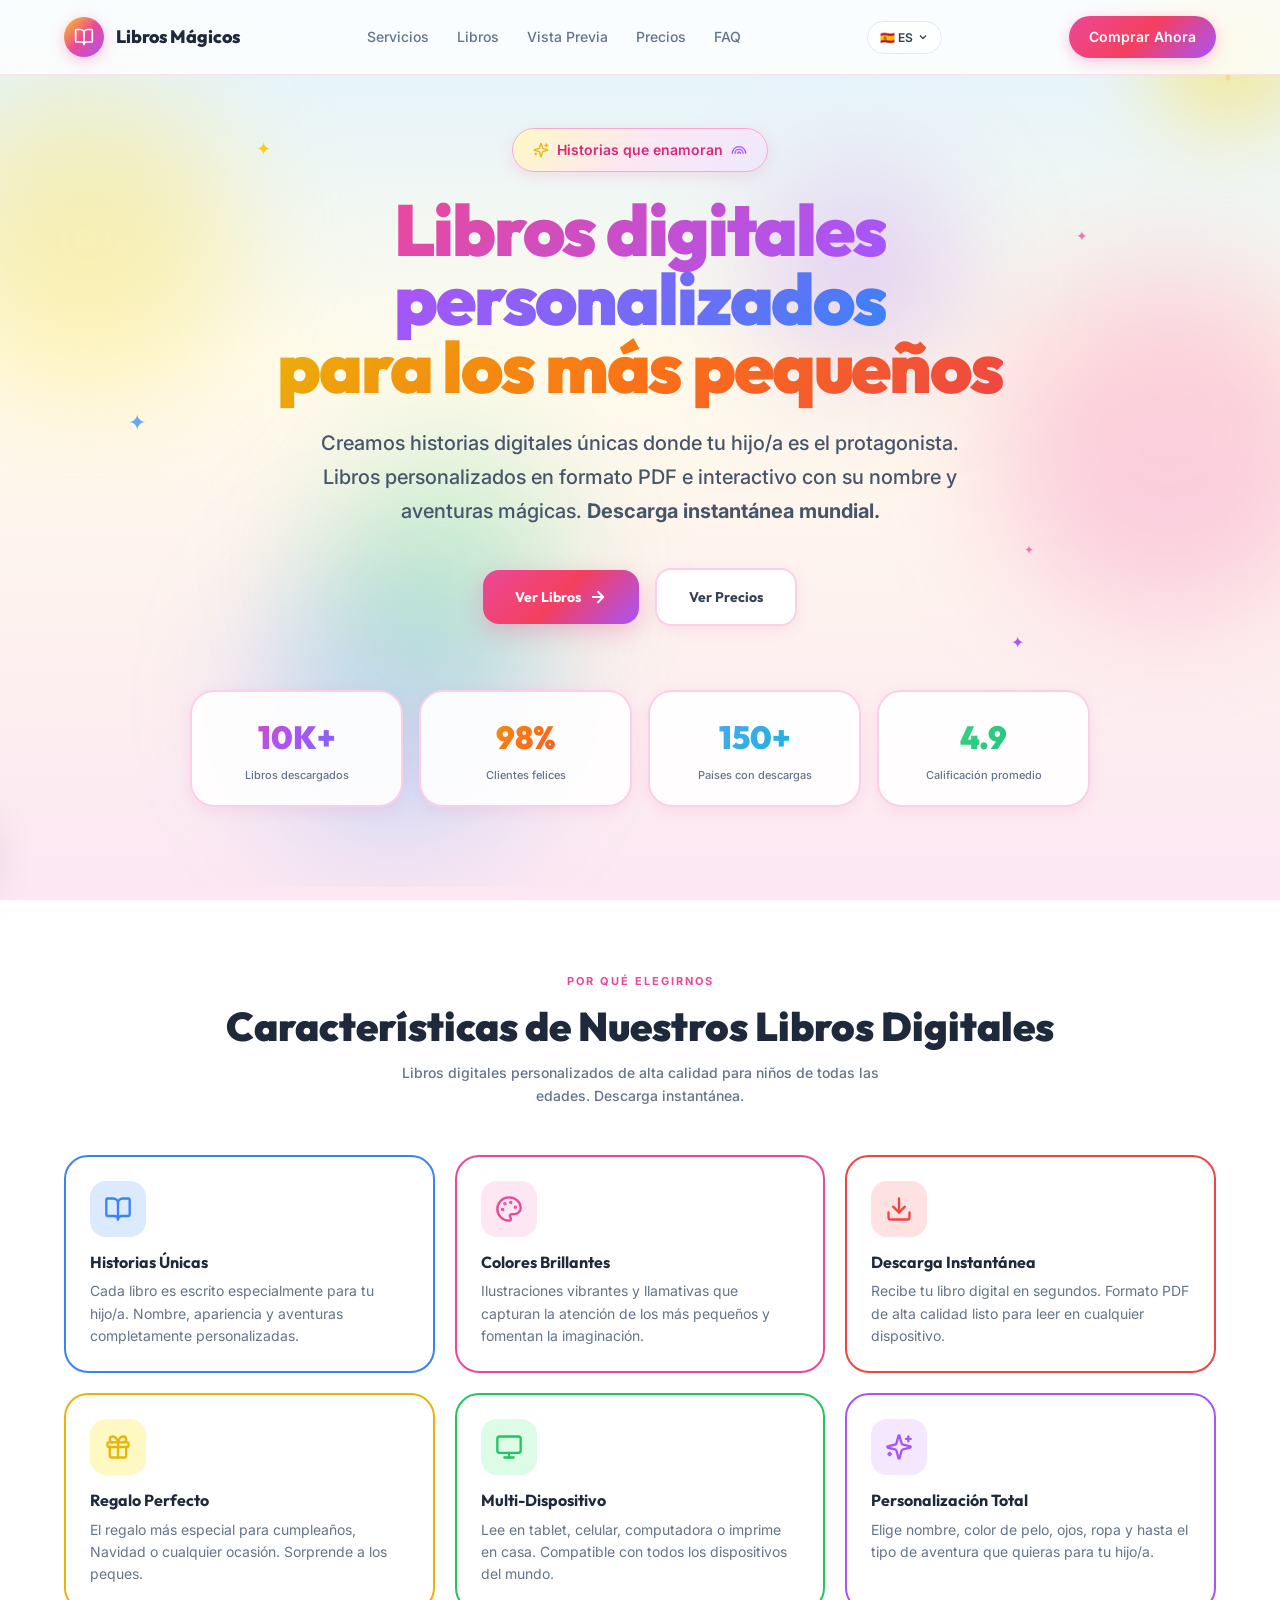
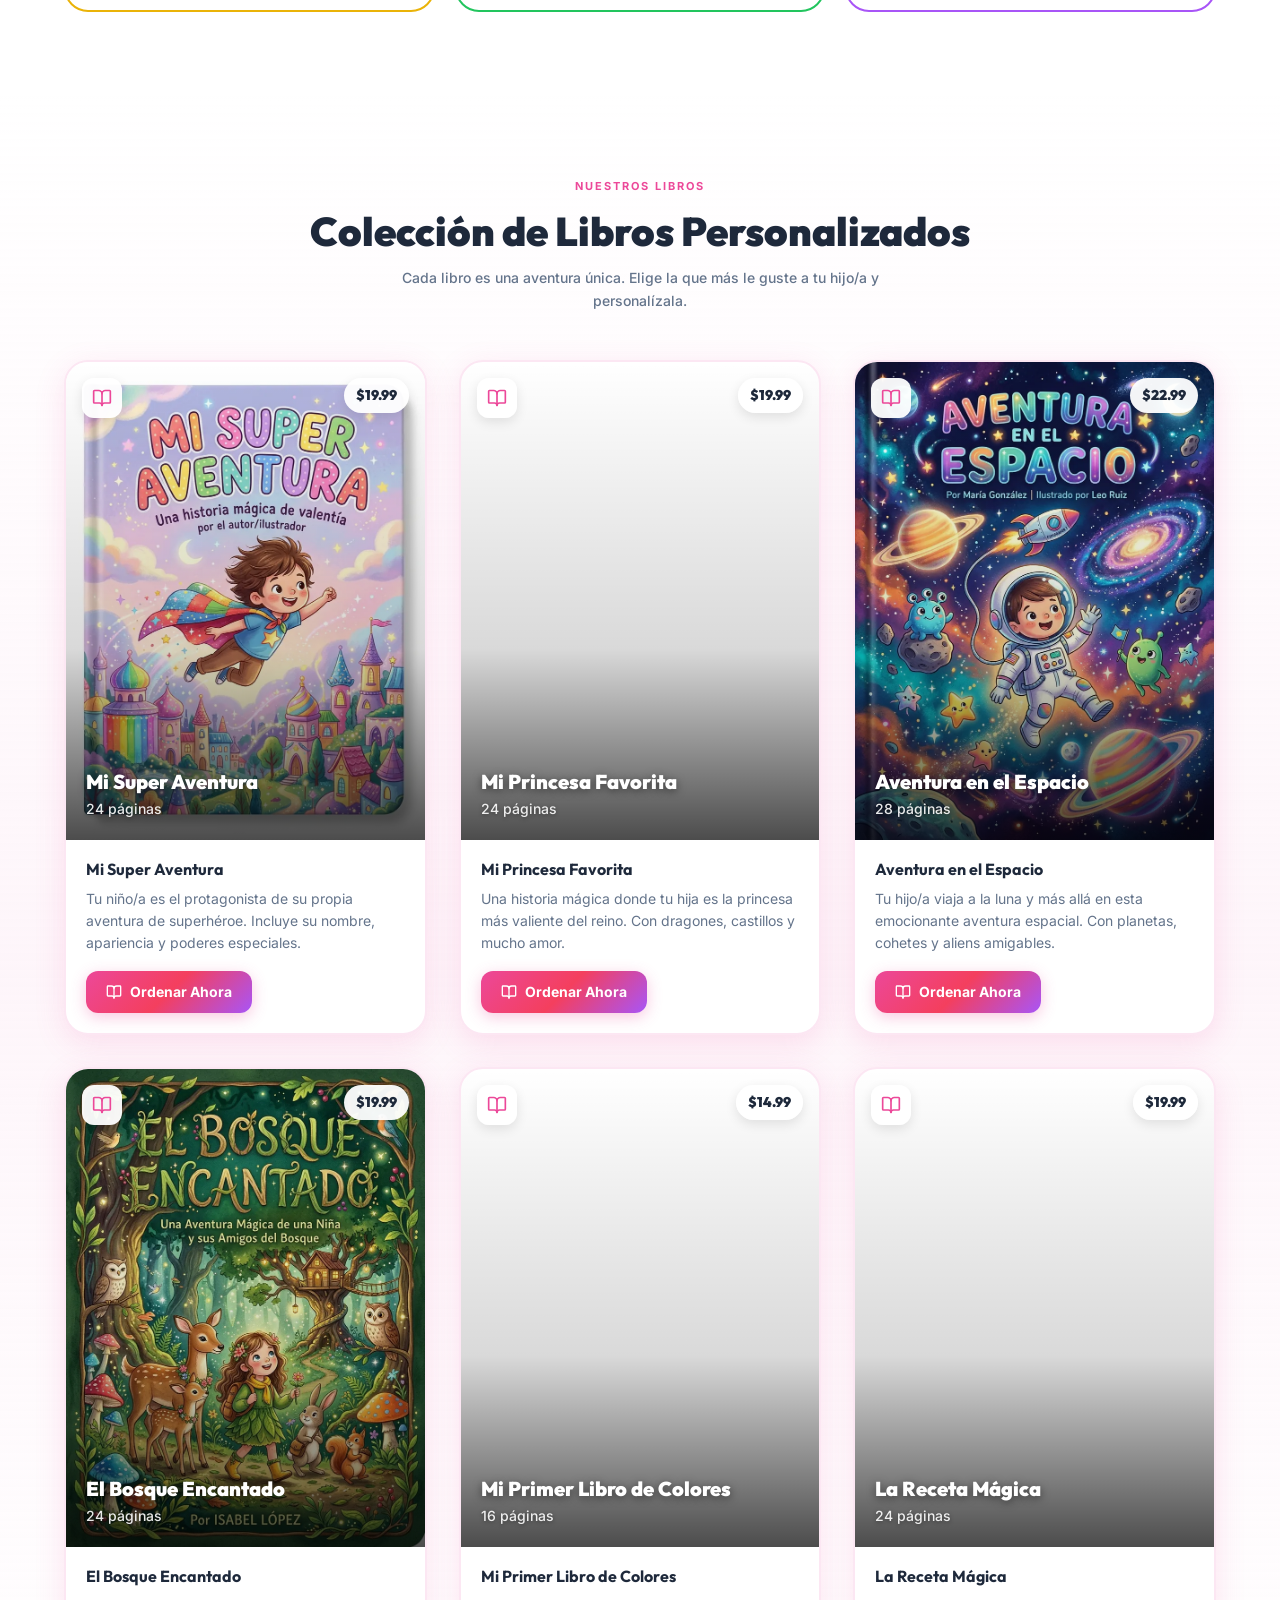
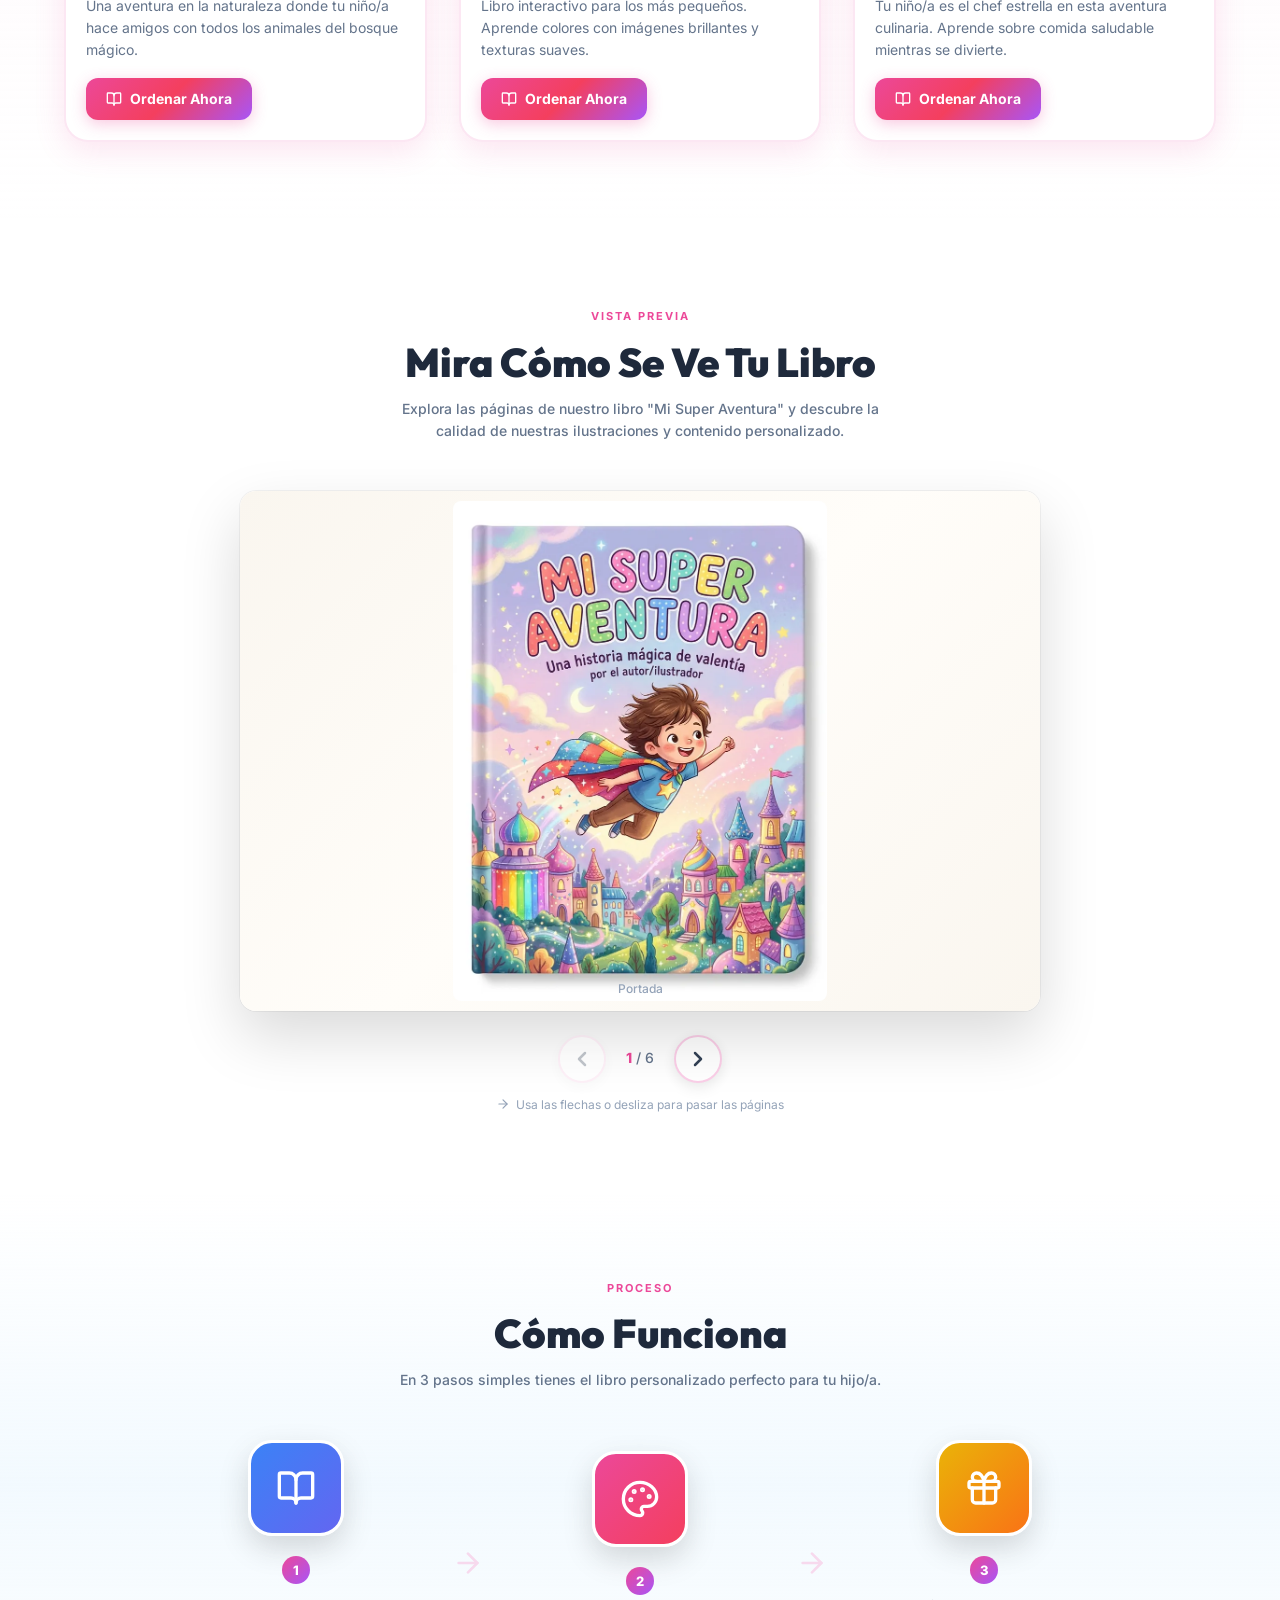
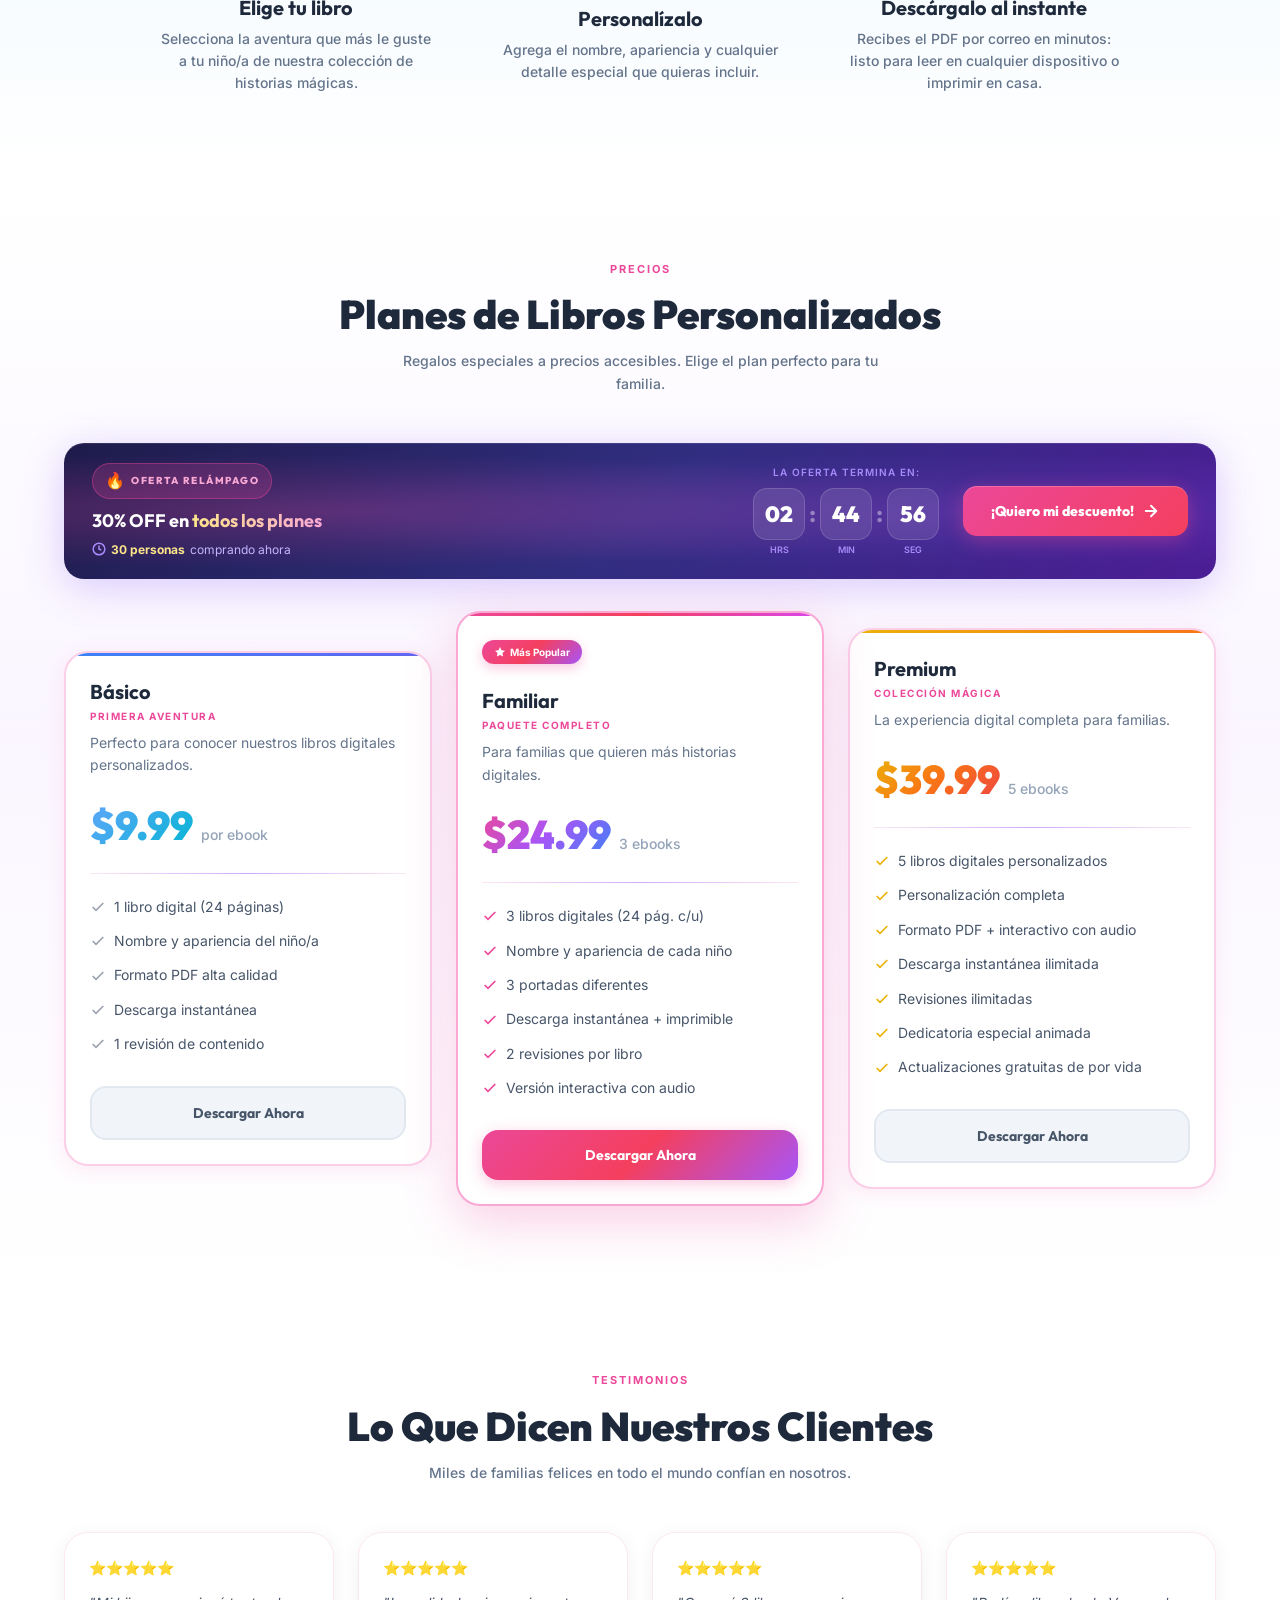
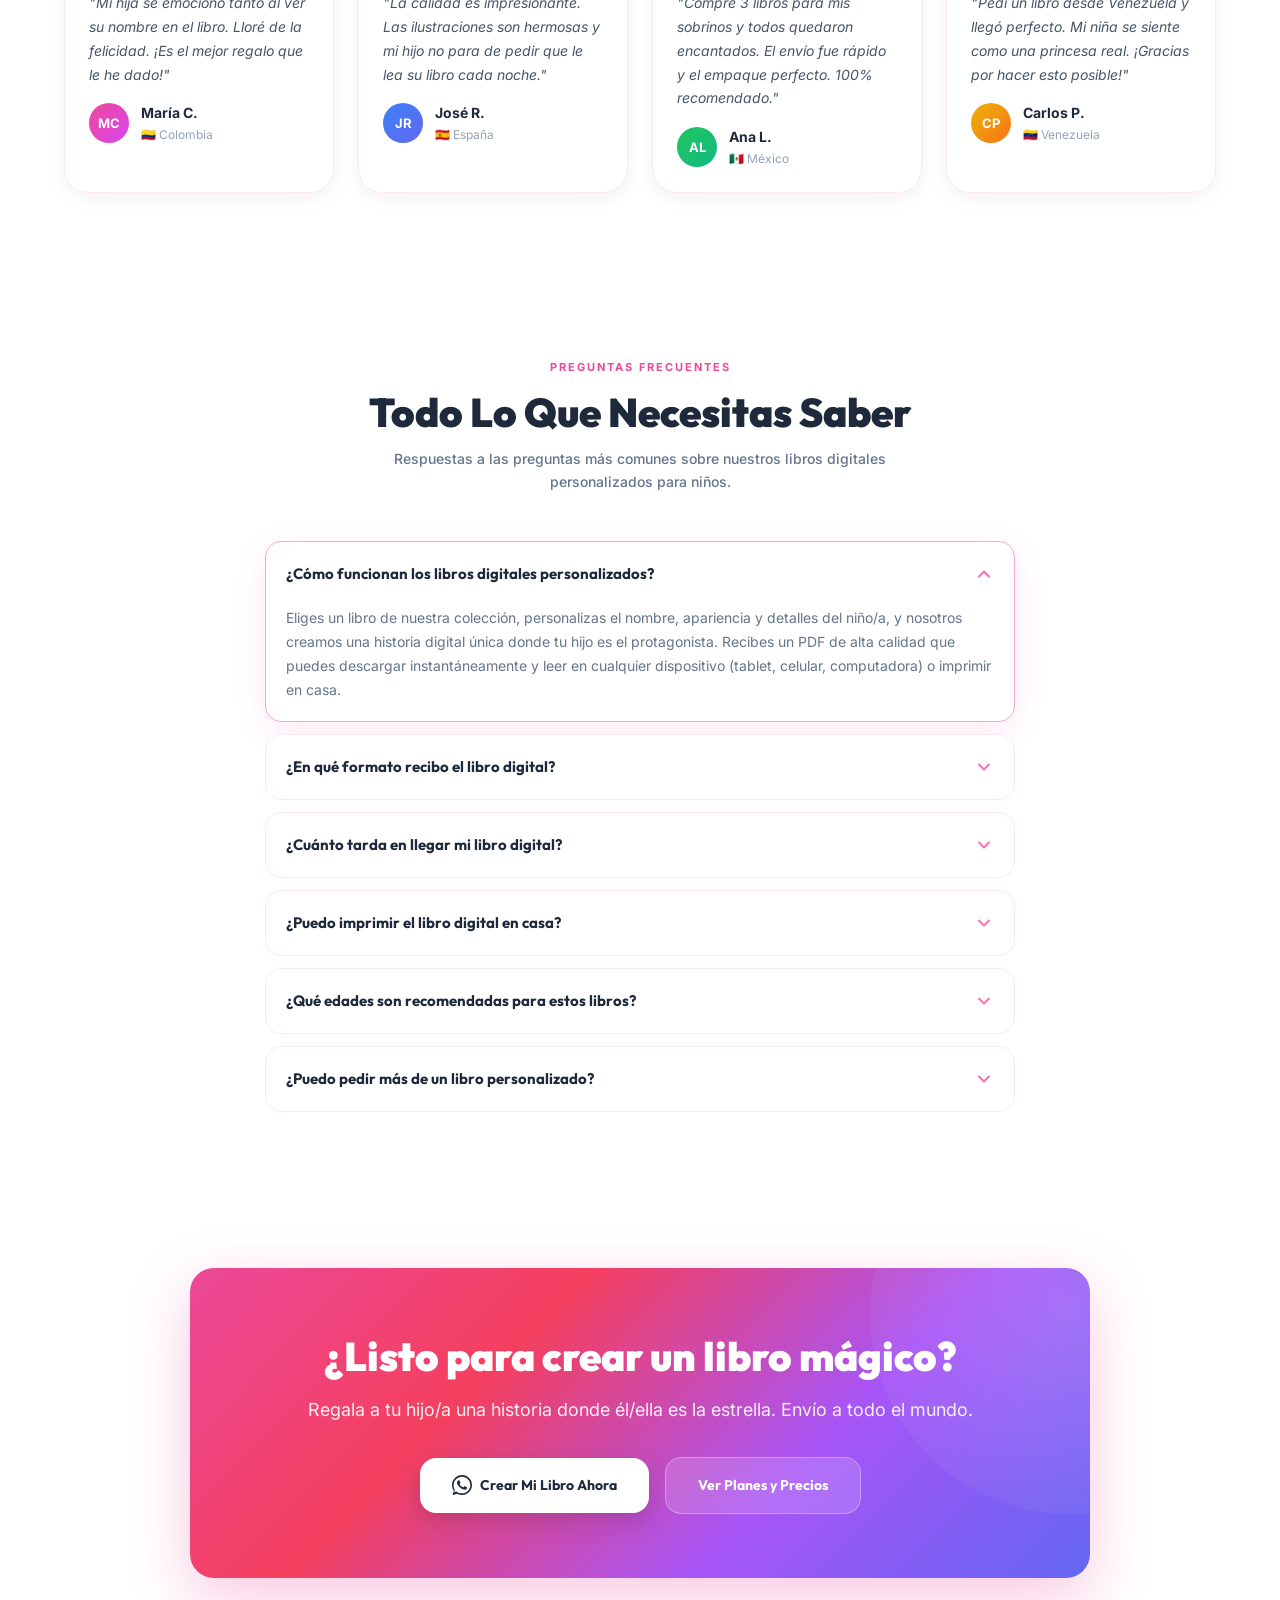
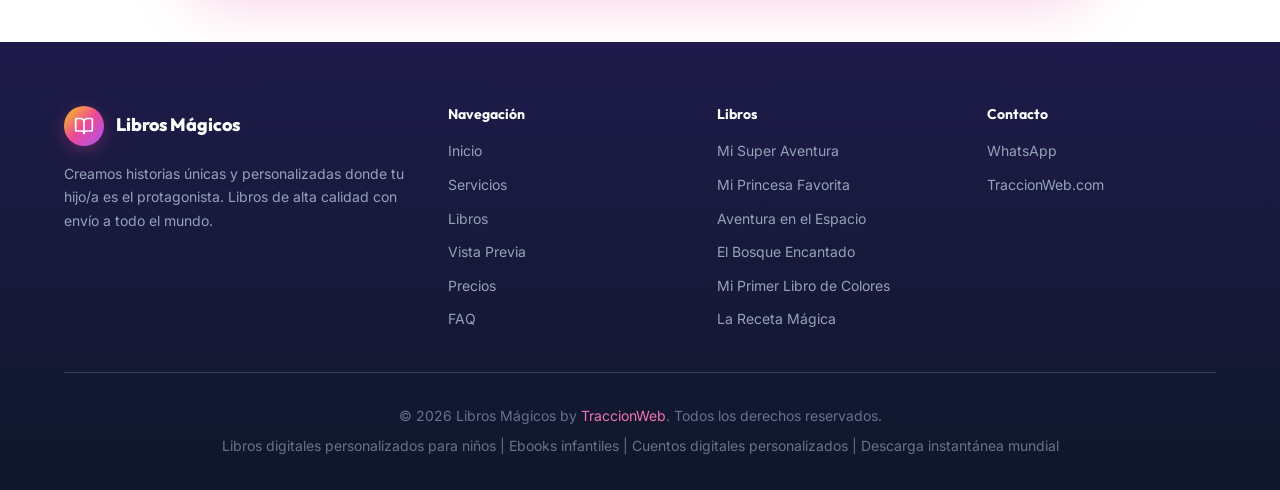
<file: index.html>
<!DOCTYPE html>
<html lang="es" dir="ltr">
<head>
    <!-- ========== META BÁSICOS ========== -->
    <meta charset="UTF-8">
    <meta name="viewport" content="width=device-width, initial-scale=1.0, maximum-scale=5.0">
    <meta http-equiv="X-UA-Compatible" content="IE=edge">

    <!-- ========== SEO TÍTULO Y DESCRIPCIÓN ========== -->
    <title>Libros Digitales Personalizados para Niños | Libros Mágicos by TraccionWeb</title>
    <meta name="description" content="Crea libros digitales personalizados únicos donde tu hijo/a es el protagonista. Historias mágicas en PDF e interactivas con su nombre y aventuras. Descarga instantánea. Powered by TraccionWeb.">
    <meta name="keywords" content="libros digitales personalizados, libros digitales para niños, ebooks infantiles, cuentos digitales personalizados, libros PDF niños, libros interactivos, historias personalizadas digitales, cuentos infantiles digitales, libros mágicos ebook, digital personalized children books, libros electrónicos niños, ebooks personalizados, libros digitales educativos, cuentos digitales para dormir, TraccionWeb">
    <meta name="author" content="TraccionWeb - Libros Mágicos">
    <meta name="robots" content="index, follow, max-image-preview:large, max-snippet:-1, max-video-preview:-1">
    <meta name="googlebot" content="index, follow">
    <meta name="bingbot" content="index, follow">

    <!-- ========== URL CANÓNICA ========== -->
    <link rel="canonical" href="https://librosparaninos.traccionweb.com/">

    <!-- ========== GEO TARGETING (MUNDIAL) ========== -->
    <meta name="geo.region" content="GLOBAL">
    <meta name="geo.placename" content="Worldwide">
    <meta name="ICBM" content="0, 0">
    <meta name="distribution" content="global">
    <meta name="coverage" content="Worldwide">
    <meta name="target" content="all">
    <meta name="audience" content="all">
    <meta name="rating" content="general">

    <!-- ========== IDIOMAS (HREFLANG) ========== -->
    <link rel="alternate" hreflang="es" href="https://librosparaninos.traccionweb.com/">
    <link rel="alternate" hreflang="es-CO" href="https://librosparaninos.traccionweb.com/">
    <link rel="alternate" hreflang="es-VE" href="https://librosparaninos.traccionweb.com/">
    <link rel="alternate" hreflang="es-MX" href="https://librosparaninos.traccionweb.com/">
    <link rel="alternate" hreflang="es-AR" href="https://librosparaninos.traccionweb.com/">
    <link rel="alternate" hreflang="es-CL" href="https://librosparaninos.traccionweb.com/">
    <link rel="alternate" hreflang="es-PE" href="https://librosparaninos.traccionweb.com/">
    <link rel="alternate" hreflang="es-ES" href="https://librosparaninos.traccionweb.com/">
    <link rel="alternate" hreflang="en" href="https://librosparaninos.traccionweb.com/">
    <link rel="alternate" hreflang="pt" href="https://librosparaninos.traccionweb.com/">
    <link rel="alternate" hreflang="x-default" href="https://librosparaninos.traccionweb.com/">

    <!-- ========== OPEN GRAPH (FACEBOOK/SOCIAL) ========== -->
    <meta property="og:type" content="website">
    <meta property="og:title" content="Libros Digitales Personalizados para Niños | Libros Mágicos">
    <meta property="og:description" content="Crea historias digitales únicas donde tu hijo/a es el protagonista. Libros personalizados en formato digital con su nombre y aventuras mágicas. Descarga instantánea mundial. El regalo perfecto para niños.">
    <meta property="og:url" content="https://librosparaninos.traccionweb.com/">
    <meta property="og:site_name" content="Libros Mágicos by TraccionWeb">
    <meta property="og:locale" content="es_ES">
    <meta property="og:locale:alternate" content="es_CO">
    <meta property="og:locale:alternate" content="es_VE">
    <meta property="og:locale:alternate" content="es_MX">
    <meta property="og:locale:alternate" content="en_US">
    <meta property="og:locale:alternate" content="pt_BR">
    <meta property="og:image" content="https://librosparaninos.traccionweb.com/images/cover-superhero.jpg">
    <meta property="og:image:width" content="1200">
    <meta property="og:image:height" content="630">
    <meta property="og:image:alt" content="Libros personalizados para niños - Libros Mágicos">

    <!-- ========== TWITTER CARD ========== -->
    <meta name="twitter:card" content="summary_large_image">
    <meta name="twitter:title" content="Libros Digitales Personalizados para Niños | Libros Mágicos">
    <meta name="twitter:description" content="Crea historias digitales únicas donde tu hijo/a es el protagonista. Ebooks personalizados con nombre y aventuras. Descarga instantánea.">
    <meta name="twitter:image" content="https://librosparaninos.traccionweb.com/images/cover-superhero.jpg">
    <meta name="twitter:image:alt" content="Libros personalizados para niños">

    <!-- ========== THEME & PWA ========== -->
    <meta name="theme-color" content="#ec4899">
    <meta name="msapplication-TileColor" content="#ec4899">
    <link rel="manifest" href="manifest.json" crossorigin="use-credentials">

    <!-- ========== RENDIMIENTO: JS desde el inicio + solo el idioma activo ========== -->
    <script>
        // Marca <html> como .js para que .fade-in solo se oculte si el JS funciona:
        // si algún script falla, el contenido sigue visible (nada de pantalla en blanco).
        document.documentElement.className += ' js';
        // Carga únicamente el diccionario del idioma guardado (es = ninguno).
        (function () {
            var l = null;
            try { l = localStorage.getItem('lm_lang'); } catch (e) { /* modo privado */ }
            if (l && l !== 'es' && ['en', 'pt', 'fr', 'zh'].indexOf(l) > -1) {
                var s = document.createElement('script');
                s.src = 'i18n-' + l + '.js';
                s.defer = true;
                document.head.appendChild(s);
            }
        })();
    </script>

    <!-- ========== GOOGLE FONTS (una sola petición) ========== -->
    <link rel="preconnect" href="https://fonts.googleapis.com">
    <link rel="preconnect" href="https://fonts.gstatic.com" crossorigin>
    <!-- Fuentes: sin bloquear el primer pintado.
         Como <link rel="stylesheet"> el navegador no pinta NADA hasta
         descargar esta hoja desde Google (medido: 0,95 s de espera).
         Con media="print" se descarga en paralelo y se aplica al terminar;
         los textos se ven al instante con la fuente del sistema. -->
    <link rel="preload" as="style" href="https://fonts.googleapis.com/css2?family=Inter:wght@400;500;600;700;800;900&family=Outfit:wght@400;500;600;700;800;900&family=Fredoka:wght@400;500;600;700&display=swap">
    <link href="https://fonts.googleapis.com/css2?family=Inter:wght@400;500;600;700;800;900&family=Outfit:wght@400;500;600;700;800;900&family=Fredoka:wght@400;500;600;700&display=swap" rel="stylesheet" media="print" onload="this.media='all';this.onload=null">
    <noscript><link href="https://fonts.googleapis.com/css2?family=Inter:wght@400;500;600;700;800;900&family=Outfit:wght@400;500;600;700;800;900&family=Fredoka:wght@400;500;600;700&display=swap" rel="stylesheet"></noscript>

    <!-- ========== STYLESHEET ========== -->
    <link rel="stylesheet" href="styles.css?v=20261026m">

    <!-- ========== JSON-LD STRUCTURED DATA (SEO) ========== -->
    <script type="application/ld+json">
    {
        "@context": "https://schema.org",
        "@type": "WebSite",
        "name": "Libros Mágicos - Libros Digitales Personalizados para Niños",
        "alternateName": ["Libros Magicos", "TraccionWeb Libros", "Ebooks para Niños Personalizados"],
        "url": "https://librosparaninos.traccionweb.com/",
        "description": "Crea libros digitales personalizados únicos donde tu hijo es el protagonista. Historias mágicas en formato digital con descarga instantánea.",
        "publisher": {
            "@type": "Organization",
            "name": "TraccionWeb",
            "url": "https://www.traccionweb.com",
            "logo": {
                "@type": "ImageObject",
                "url": "https://librosparaninos.traccionweb.com/images/cover-superhero.jpg"
            }
        },
        "potentialAction": {
            "@type": "SearchAction",
            "target": "https://librosparaninos.traccionweb.com/?q={search_term_string}",
            "query-input": "required name=search_term_string"
        }
    }
    </script>

    <script type="application/ld+json">
    {
        "@context": "https://schema.org",
        "@type": "Organization",
        "name": "Libros Mágicos by TraccionWeb",
        "url": "https://librosparaninos.traccionweb.com/",
        "logo": "https://librosparaninos.traccionweb.com/images/cover-superhero.jpg",
        "description": "Creamos libros digitales personalizados para niños donde ellos son los protagonistas de sus propias aventuras mágicas. Descarga instantánea en PDF.",
        "parentOrganization": {
            "@type": "Organization",
            "name": "TraccionWeb",
            "url": "https://www.traccionweb.com"
        },
        "contactPoint": {
            "@type": "ContactPoint",
            "telephone": "+57-302-645-6024",
            "contactType": "sales",
            "availableLanguage": ["Spanish", "English", "Portuguese"],
            "areaServed": "Worldwide"
        },
        "sameAs": [
            "https://www.traccionweb.com"
        ],
        "aggregateRating": {
            "@type": "AggregateRating",
            "ratingValue": "4.9",
            "bestRating": "5",
            "worstRating": "1",
            "ratingCount": "10847"
        }
    }
    </script>

    <script type="application/ld+json">
    {
        "@context": "https://schema.org",
        "@type": "ItemList",
        "name": "Libros Personalizados para Niños",
        "description": "Colección de libros personalizados donde tu hijo es el protagonista",
        "numberOfItems": 6,
        "itemListElement": [
            {
                "@type": "ListItem",
                "position": 1,
                "item": {
                    "@type": "Book",
                    "name": "Mi Super Aventura",
                    "description": "Tu niño/a es el protagonista de su propia aventura de superhéroe. Incluye su nombre, apariencia y poderes especiales.",
                    "bookFormat": "EBook",
                    "numberOfPages": 24,
                    "inLanguage": "es",
                    "offers": {
                        "@type": "Offer",
                        "price": "19.99",
                        "priceCurrency": "USD",
                        "availability": "https://schema.org/InStock",
                        "seller": {
                            "@type": "Organization",
                            "name": "Libros Mágicos by TraccionWeb"
                        }
                    },
                    "aggregateRating": {
                        "@type": "AggregateRating",
                        "ratingValue": "4.9",
                        "reviewCount": "2341"
                    }
                }
            },
            {
                "@type": "ListItem",
                "position": 2,
                "item": {
                    "@type": "Book",
                    "name": "Mi Princesa Favorita",
                    "description": "Una historia mágica donde tu hija es la princesa más valiente del reino. Con dragones, castillos y mucho amor.",
                    "bookFormat": "Hardcover",
                    "numberOfPages": 24,
                    "inLanguage": "es",
                    "offers": {
                        "@type": "Offer",
                        "price": "19.99",
                        "priceCurrency": "USD",
                        "availability": "https://schema.org/InStock"
                    }
                }
            },
            {
                "@type": "ListItem",
                "position": 3,
                "item": {
                    "@type": "Book",
                    "name": "Aventura en el Espacio",
                    "description": "Tu hijo/a viaja a la luna y más allá en esta emocionante aventura espacial.",
                    "bookFormat": "Hardcover",
                    "numberOfPages": 28,
                    "inLanguage": "es",
                    "offers": {
                        "@type": "Offer",
                        "price": "22.99",
                        "priceCurrency": "USD",
                        "availability": "https://schema.org/InStock"
                    }
                }
            },
            {
                "@type": "ListItem",
                "position": 4,
                "item": {
                    "@type": "Book",
                    "name": "El Bosque Encantado",
                    "description": "Una aventura en la naturaleza donde tu niño/a hace amigos con todos los animales del bosque.",
                    "bookFormat": "Hardcover",
                    "numberOfPages": 24,
                    "inLanguage": "es",
                    "offers": {
                        "@type": "Offer",
                        "price": "19.99",
                        "priceCurrency": "USD",
                        "availability": "https://schema.org/InStock"
                    }
                }
            },
            {
                "@type": "ListItem",
                "position": 5,
                "item": {
                    "@type": "Book",
                    "name": "Mi Primer Libro de Colores",
                    "description": "Libro interactivo para los más pequeños. Aprende colores con imágenes brillantes y texturas suaves.",
                    "bookFormat": "Hardcover",
                    "numberOfPages": 16,
                    "inLanguage": "es",
                    "offers": {
                        "@type": "Offer",
                        "price": "14.99",
                        "priceCurrency": "USD",
                        "availability": "https://schema.org/InStock"
                    }
                }
            },
            {
                "@type": "ListItem",
                "position": 6,
                "item": {
                    "@type": "Book",
                    "name": "La Receta Mágica",
                    "description": "Tu niño/a es el chef estrella en esta aventura culinaria mágica.",
                    "bookFormat": "Hardcover",
                    "numberOfPages": 24,
                    "inLanguage": "es",
                    "offers": {
                        "@type": "Offer",
                        "price": "19.99",
                        "priceCurrency": "USD",
                        "availability": "https://schema.org/InStock"
                    }
                }
            }
        ]
    }
    </script>

    <script type="application/ld+json">
    {
        "@context": "https://schema.org",
        "@type": "FAQPage",
        "mainEntity": [
            {
                "@type": "Question",
                "name": "¿Cómo funcionan los libros personalizados para niños?",
                "acceptedAnswer": {
                    "@type": "Answer",
                    "text": "Eliges un libro de nuestra colección, personalizas el nombre, apariencia y detalles del niño/a, y nosotros creamos una historia única donde tu hijo es el protagonista. El libro se imprime en alta calidad y se envía a tu puerta."
                }
            },
            {
                "@type": "Question",
                "name": "¿A qué países envían los libros personalizados?",
                "acceptedAnswer": {
                    "@type": "Answer",
                    "text": "Enviamos a más de 50 países en todo el mundo, incluyendo Estados Unidos, España, México, Colombia, Argentina, Chile, Perú, Venezuela, Brasil y toda Europa. El envío tarda entre 7 y 14 días."
                }
            },
            {
                "@type": "Question",
                "name": "¿Cuánto tiempo tarda en llegar el libro personalizado?",
                "acceptedAnswer": {
                    "@type": "Answer",
                    "text": "El tiempo de entrega estándar es de 7 a 14 días hábiles. Ofrecemos envío express para entregas más rápidas en nuestro plan Familiar y Premium."
                }
            },
            {
                "@type": "Question",
                "name": "¿Son seguros los materiales de los libros para niños?",
                "acceptedAnswer": {
                    "@type": "Answer",
                    "text": "Sí, todos nuestros libros están hechos con papel de alta calidad y tinta no tóxica, completamente seguros para niños de todas las edades."
                }
            },
            {
                "@type": "Question",
                "name": "¿Qué edades son recomendadas para estos libros personalizados?",
                "acceptedAnswer": {
                    "@type": "Answer",
                    "text": "Tenemos libros para todas las edades: desde 0-3 años (Mi Primer Libro de Colores), 3-6 años (El Bosque Encantado, La Receta Mágica), hasta 6-10 años (Mi Super Aventura, Aventura en el Espacio)."
                }
            },
            {
                "@type": "Question",
                "name": "¿Puedo pedir más de un libro personalizado?",
                "acceptedAnswer": {
                    "@type": "Answer",
                    "text": "¡Por supuesto! Ofrecemos paquetes familiares de 3 libros por $49.99 y paquetes premium de 5 libros por $79.99 con descuentos especiales."
                }
            }
        ]
    }
    </script>

    <script type="application/ld+json">
    {
        "@context": "https://schema.org",
        "@type": "BreadcrumbList",
        "itemListElement": [
            {
                "@type": "ListItem",
                "position": 1,
                "name": "TraccionWeb",
                "item": "https://www.traccionweb.com"
            },
            {
                "@type": "ListItem",
                "position": 2,
                "name": "Libros Mágicos",
                "item": "https://librosparaninos.traccionweb.com/"
            }
        ]
    }
    </script>

    <!-- Cómo funciona (los mismos 3 pasos que se ven en la página): los
         buscadores de respuesta y los modelos de IA citan este bloque tal cual. -->
    <script type="application/ld+json">
    {
        "@context": "https://schema.org",
        "@type": "HowTo",
        "name": "Cómo crear un libro personalizado para niños en 3 pasos",
        "description": "Elige una historia de la colección, personaliza el libro con el nombre y la apariencia del niño o niña y descarga el PDF al instante tras pagar con PayPal.",
        "totalTime": "PT10M",
        "estimatedCost": {
            "@type": "MonetaryAmount",
            "currency": "USD",
            "value": "9.99"
        },
        "step": [
            {
                "@type": "HowToStep",
                "position": 1,
                "name": "Elige tu libro",
                "text": "Selecciona la aventura que más le guste a tu niño o niña entre Mi Super Aventura, Mi Princesa Favorita, Aventura en el Espacio, El Bosque Encantado, Mi Primer Libro de Colores, La Receta Mágica, o escribe tu propia idea para una historia personalizada.",
                "url": "https://librosparaninos.traccionweb.com/#libros"
            },
            {
                "@type": "HowToStep",
                "position": 2,
                "name": "Personalízalo",
                "text": "Agrega el nombre, la edad, el género, el color de cabello, el tono de piel y el color de ojos del protagonista, más una dedicatoria opcional.",
                "url": "https://librosparaninos.traccionweb.com/#precios"
            },
            {
                "@type": "HowToStep",
                "position": 3,
                "name": "Descárgalo al instante",
                "text": "Paga de forma segura con PayPal o tarjeta y recibe el PDF de alta calidad por correo electrónico en minutos, listo para leer o imprimir.",
                "url": "https://librosparaninos.traccionweb.com/order.html"
            }
        ]
    }
    </script>
</head>
<body>
    <!-- ========== ANIMATED BACKGROUND ========== -->
    <div class="bg-scene" aria-hidden="true">
        <div class="bg-gradient"></div>
        <div class="cloud cloud-1"></div>
        <div class="cloud cloud-2"></div>
        <div class="cloud cloud-3"></div>
        <div class="cloud cloud-4"></div>
        <div class="sparkle sparkle-1">✦</div>
        <div class="sparkle sparkle-2">✦</div>
        <div class="sparkle sparkle-3">✦</div>
        <div class="sparkle sparkle-4">✦</div>
        <div class="sparkle sparkle-5">✦</div>
        <div class="sun-glow"></div>
        <div class="sun-icon">
            <svg xmlns="http://www.w3.org/2000/svg" width="64" height="64" viewBox="0 0 24 24" fill="none" stroke="currentColor" stroke-width="1.5" stroke-linecap="round" stroke-linejoin="round"><circle cx="12" cy="12" r="4"></circle><path d="M12 2v2"></path><path d="M12 20v2"></path><path d="m4.93 4.93 1.41 1.41"></path><path d="m17.66 17.66 1.41 1.41"></path><path d="M2 12h2"></path><path d="M20 12h2"></path><path d="m6.34 17.66-1.41 1.41"></path><path d="m19.07 4.93-1.41 1.41"></path></svg>
        </div>
    </div>

    <!-- ========== NAVIGATION ========== -->
    <nav class="navbar" id="navbar">
        <div class="nav-container">
            <a href="#" class="nav-logo" aria-label="Libros Mágicos - Inicio">
                <div class="logo-icon">
                    <svg xmlns="http://www.w3.org/2000/svg" width="24" height="24" viewBox="0 0 24 24" fill="none" stroke="currentColor" stroke-width="2" stroke-linecap="round" stroke-linejoin="round"><path d="M12 7v14"></path><path d="M3 18a1 1 0 0 1-1-1V4a1 1 0 0 1 1-1h5a4 4 0 0 1 4 4 4 4 0 0 1 4-4h5a1 1 0 0 1 1 1v13a1 1 0 0 1-1 1h-6a3 3 0 0 0-3 3 3 3 0 0 0-3-3z"></path></svg>
                </div>
                <span class="logo-text">Libros Mágicos</span>
            </a>
            <div class="nav-links">
                <a href="#features" class="nav-link">Servicios</a>
                <a href="#libros" class="nav-link">Libros</a>
                <a href="#preview" class="nav-link">Vista Previa</a>
                <a href="#precios" class="nav-link">Precios</a>
                <a href="#faq" class="nav-link">FAQ</a>
            </div>
            <div class="lang-switcher" id="lang-switcher">
                <button class="lang-btn" id="lang-btn" aria-label="Cambiar idioma">
                    <span id="lang-current">🇪🇸 ES</span>
                    <svg xmlns="http://www.w3.org/2000/svg" width="12" height="12" viewBox="0 0 24 24" fill="none" stroke="currentColor" stroke-width="2.5"><path d="m6 9 6 6 6-6"></path></svg>
                </button>
                <div class="lang-dropdown" id="lang-dropdown">
                    <button class="lang-option" data-lang="es">🇪🇸 Español</button>
                    <button class="lang-option" data-lang="en">🇺🇸 English</button>
                    <button class="lang-option" data-lang="pt">🇧🇷 Português</button>
                    <button class="lang-option" data-lang="fr">🇫🇷 Français</button>
                </div>
            </div>
            <a href="order.html?plan=familiar" class="nav-cta" id="nav-cta">
                Comprar Ahora
            </a>
            <button class="mobile-menu-btn" id="mobile-menu-btn" aria-label="Abrir menú">
                <span></span><span></span><span></span>
            </button>
        </div>
        <div class="mobile-menu" id="mobile-menu">
            <a href="#features" class="mobile-link">Servicios</a>
            <a href="#libros" class="mobile-link">Libros</a>
            <a href="#preview" class="mobile-link">Vista Previa</a>
            <a href="#precios" class="mobile-link">Precios</a>
            <a href="#faq" class="mobile-link">FAQ</a>
            <a href="https://wa.me/573026456024?text=Hola,%20estoy%20interesado%20en%20libros%20personalizados%20para%20niños" target="_blank" rel="noopener noreferrer" class="mobile-cta">Contactar por WhatsApp</a>
        </div>
    </nav>

    <!-- ========== HERO SECTION ========== -->
    <section class="hero" id="hero">
        <div class="hero-bg-effects" aria-hidden="true">
            <div class="hero-orb hero-orb-1"></div>
            <div class="hero-orb hero-orb-2"></div>
            <div class="hero-orb hero-orb-3"></div>
            <div class="hero-orb hero-orb-4"></div>
            <div class="hero-orb hero-orb-5"></div>
        </div>
        <div class="hero-content fade-in">
            <div class="hero-badge">
                <svg xmlns="http://www.w3.org/2000/svg" width="16" height="16" viewBox="0 0 24 24" fill="none" stroke="currentColor" stroke-width="2" stroke-linecap="round" stroke-linejoin="round"><path d="M9.937 15.5A2 2 0 0 0 8.5 14.063l-6.135-1.582a.5.5 0 0 1 0-.962L8.5 9.936A2 2 0 0 0 9.937 8.5l1.582-6.135a.5.5 0 0 1 .963 0L14.063 8.5A2 2 0 0 0 15.5 9.937l6.135 1.581a.5.5 0 0 1 0 .964L15.5 14.063a2 2 0 0 0-1.437 1.437l-1.582 6.135a.5.5 0 0 1-.963 0z"></path><path d="M20 3v4"></path><path d="M22 5h-4"></path><path d="M4 17v2"></path><path d="M5 18H3"></path></svg>
                <span>Historias que enamoran</span>
                <svg xmlns="http://www.w3.org/2000/svg" width="16" height="16" viewBox="0 0 24 24" fill="none" stroke="currentColor" stroke-width="2" stroke-linecap="round" stroke-linejoin="round"><path d="M22 17a10 10 0 0 0-20 0"></path><path d="M6 17a6 6 0 0 1 12 0"></path><path d="M10 17a2 2 0 0 1 4 0"></path></svg>
            </div>

            <h1 class="hero-title">
                <span class="gradient-text-pink">Libros digitales personalizados</span><br>
                <span class="gradient-text-warm">para los más pequeños</span>
            </h1>

            <p class="hero-subtitle">
                Creamos historias digitales únicas donde tu hijo/a es el protagonista. Libros personalizados en formato PDF e interactivo con su nombre y aventuras mágicas. <strong>Descarga instantánea mundial.</strong>
            </p>

            <div class="hero-buttons">
                <a href="#libros" class="btn btn-primary" id="cta-ver-libros">
                    Ver Libros
                    <svg xmlns="http://www.w3.org/2000/svg" width="18" height="18" viewBox="0 0 24 24" fill="none" stroke="currentColor" stroke-width="2.5" stroke-linecap="round" stroke-linejoin="round"><path d="M5 12h14"></path><path d="m12 5 7 7-7 7"></path></svg>
                </a>
                <a href="#precios" class="btn btn-secondary" id="cta-ver-precios">Ver Precios</a>
            </div>

            <div class="hero-stats">
                <article class="stat-card" aria-label="10 mil libros descargados">
                    <p class="stat-number gradient-text-pink">10K+</p>
                    <p class="stat-label">Libros descargados</p>
                </article>
                <article class="stat-card" aria-label="98 por ciento clientes felices">
                    <p class="stat-number gradient-text-warm">98%</p>
                    <p class="stat-label">Clientes felices</p>
                </article>
                <article class="stat-card" aria-label="50 más países alcanzados">
                    <p class="stat-number gradient-text-blue">150+</p>
                    <p class="stat-label">Países con descargas</p>
                </article>
                <article class="stat-card" aria-label="Calificación promedio 4.9">
                    <p class="stat-number gradient-text-green">4.9</p>
                    <p class="stat-label">Calificación promedio</p>
                </article>
            </div>
        </div>
    </section>

    <!-- ========== FEATURES SECTION ========== -->
    <section class="features" id="features">
        <div class="section-bg-overlay"></div>
        <div class="container">
            <header class="section-header fade-in">
                <span class="section-tag">Por qué elegirnos</span>
                <h2 class="section-title">Características de Nuestros Libros Digitales</h2>
                <p class="section-subtitle">Libros digitales personalizados de alta calidad para niños de todas las edades. Descarga instantánea.</p>
            </header>

            <div class="features-grid">
                <article class="feature-card fade-in" style="--card-color: #3b82f6; --card-bg: #dbeafe;">
                    <div class="feature-icon">
                        <svg xmlns="http://www.w3.org/2000/svg" width="28" height="28" viewBox="0 0 24 24" fill="none" stroke="currentColor" stroke-width="2" stroke-linecap="round" stroke-linejoin="round"><path d="M12 7v14"></path><path d="M3 18a1 1 0 0 1-1-1V4a1 1 0 0 1 1-1h5a4 4 0 0 1 4 4 4 4 0 0 1 4-4h5a1 1 0 0 1 1 1v13a1 1 0 0 1-1 1h-6a3 3 0 0 0-3 3 3 3 0 0 0-3-3z"></path></svg>
                    </div>
                    <h3 class="feature-title">Historias Únicas</h3>
                    <p class="feature-desc">Cada libro es escrito especialmente para tu hijo/a. Nombre, apariencia y aventuras completamente personalizadas.</p>
                </article>

                <article class="feature-card fade-in" style="--card-color: #ec4899; --card-bg: #fce7f3;">
                    <div class="feature-icon">
                        <svg xmlns="http://www.w3.org/2000/svg" width="28" height="28" viewBox="0 0 24 24" fill="none" stroke="currentColor" stroke-width="2" stroke-linecap="round" stroke-linejoin="round"><circle cx="13.5" cy="6.5" r=".5" fill="currentColor"></circle><circle cx="17.5" cy="10.5" r=".5" fill="currentColor"></circle><circle cx="8.5" cy="7.5" r=".5" fill="currentColor"></circle><circle cx="6.5" cy="12.5" r=".5" fill="currentColor"></circle><path d="M12 2C6.5 2 2 6.5 2 12s4.5 10 10 10c.926 0 1.648-.746 1.648-1.688 0-.437-.18-.835-.437-1.125-.29-.289-.438-.652-.438-1.125a1.64 1.64 0 0 1 1.668-1.668h1.996c3.051 0 5.555-2.503 5.555-5.554C21.965 6.012 17.461 2 12 2z"></path></svg>
                    </div>
                    <h3 class="feature-title">Colores Brillantes</h3>
                    <p class="feature-desc">Ilustraciones vibrantes y llamativas que capturan la atención de los más pequeños y fomentan la imaginación.</p>
                </article>

                <article class="feature-card fade-in" style="--card-color: #ef4444; --card-bg: #fee2e2;">
                    <div class="feature-icon">
                        <svg xmlns="http://www.w3.org/2000/svg" width="28" height="28" viewBox="0 0 24 24" fill="none" stroke="currentColor" stroke-width="2" stroke-linecap="round" stroke-linejoin="round"><path d="M21 15v4a2 2 0 0 1-2 2H5a2 2 0 0 1-2-2v-4"></path><polyline points="7 10 12 15 17 10"></polyline><line x1="12" y1="15" x2="12" y2="3"></line></svg>
                    </div>
                    <h3 class="feature-title">Descarga Instantánea</h3>
                    <p class="feature-desc">Recibe tu libro digital en segundos. Formato PDF de alta calidad listo para leer en cualquier dispositivo.</p>
                </article>

                <article class="feature-card fade-in" style="--card-color: #eab308; --card-bg: #fef9c3;">
                    <div class="feature-icon">
                        <svg xmlns="http://www.w3.org/2000/svg" width="28" height="28" viewBox="0 0 24 24" fill="none" stroke="currentColor" stroke-width="2" stroke-linecap="round" stroke-linejoin="round"><rect x="3" y="8" width="18" height="4" rx="1"></rect><path d="M12 8v13"></path><path d="M19 12v7a2 2 0 0 1-2 2H7a2 2 0 0 1-2-2v-7"></path><path d="M7.5 8a2.5 2.5 0 0 1 0-5A4.8 8 0 0 1 12 8a4.8 8 0 0 1 4.5-5 2.5 2.5 0 0 1 0 5"></path></svg>
                    </div>
                    <h3 class="feature-title">Regalo Perfecto</h3>
                    <p class="feature-desc">El regalo más especial para cumpleaños, Navidad o cualquier ocasión. Sorprende a los peques.</p>
                </article>

                <article class="feature-card fade-in" style="--card-color: #22c55e; --card-bg: #dcfce7;">
                    <div class="feature-icon">
                        <svg xmlns="http://www.w3.org/2000/svg" width="28" height="28" viewBox="0 0 24 24" fill="none" stroke="currentColor" stroke-width="2" stroke-linecap="round" stroke-linejoin="round"><rect x="2" y="3" width="20" height="14" rx="2" ry="2"></rect><line x1="8" y1="21" x2="16" y2="21"></line><line x1="12" y1="17" x2="12" y2="21"></line></svg>
                    </div>
                    <h3 class="feature-title">Multi-Dispositivo</h3>
                    <p class="feature-desc">Lee en tablet, celular, computadora o imprime en casa. Compatible con todos los dispositivos del mundo.</p>
                </article>

                <article class="feature-card fade-in" style="--card-color: #a855f7; --card-bg: #f3e8ff;">
                    <div class="feature-icon">
                        <svg xmlns="http://www.w3.org/2000/svg" width="28" height="28" viewBox="0 0 24 24" fill="none" stroke="currentColor" stroke-width="2" stroke-linecap="round" stroke-linejoin="round"><path d="M9.937 15.5A2 2 0 0 0 8.5 14.063l-6.135-1.582a.5.5 0 0 1 0-.962L8.5 9.936A2 2 0 0 0 9.937 8.5l1.582-6.135a.5.5 0 0 1 .963 0L14.063 8.5A2 2 0 0 0 15.5 9.937l6.135 1.581a.5.5 0 0 1 0 .964L15.5 14.063a2 2 0 0 0-1.437 1.437l-1.582 6.135a.5.5 0 0 1-.963 0z"></path><path d="M20 3v4"></path><path d="M22 5h-4"></path><path d="M4 17v2"></path><path d="M5 18H3"></path></svg>
                    </div>
                    <h3 class="feature-title">Personalización Total</h3>
                    <p class="feature-desc">Elige nombre, color de pelo, ojos, ropa y hasta el tipo de aventura que quieras para tu hijo/a.</p>
                </article>
            </div>
        </div>
    </section>

    <!-- ========== BOOKS SECTION ========== -->
    <section class="books" id="libros">
        <div class="section-bg-overlay pink"></div>
        <div class="container">
            <header class="section-header fade-in">
                <span class="section-tag">Nuestros Libros</span>
                <h2 class="section-title">Colección de Libros Personalizados</h2>
                <p class="section-subtitle">Cada libro es una aventura única. Elige la que más le guste a tu hijo/a y personalízala.</p>
            </header>

            <div class="books-grid">
                <article class="book-card fade-in" id="book-superheroe">
                    <div class="book-cover">
                        <picture>
                        <source type="image/webp" srcset="images/cover-superhero.webp">
                        <img src="images/cover-superhero.jpg" alt="Libro personalizado Mi Super Aventura - Libro de superhéroe para niños" loading="lazy" width="400" height="533" decoding="async">
                    </picture>
                        <div class="book-overlay"></div>
                        <div class="book-icon-badge">
                            <svg xmlns="http://www.w3.org/2000/svg" width="20" height="20" viewBox="0 0 24 24" fill="none" stroke="currentColor" stroke-width="2" stroke-linecap="round" stroke-linejoin="round"><path d="M12 7v14"></path><path d="M3 18a1 1 0 0 1-1-1V4a1 1 0 0 1 1-1h5a4 4 0 0 1 4 4 4 4 0 0 1 4-4h5a1 1 0 0 1 1 1v13a1 1 0 0 1-1 1h-6a3 3 0 0 0-3 3 3 3 0 0 0-3-3z"></path></svg>
                        </div>
                        <div class="book-price-badge">$19.99</div>
                        <div class="book-cover-info">
                            <h3>Mi Super Aventura</h3>
                            <p>24 páginas</p>
                        </div>
                    </div>
                    <div class="book-details">
                        <h3 class="book-title">Mi Super Aventura</h3>
                        <p class="book-desc">Tu niño/a es el protagonista de su propia aventura de superhéroe. Incluye su nombre, apariencia y poderes especiales.</p>
                        <a href="comprar.html?libro=Mi%20Super%20Aventura" class="book-btn">
                            <svg xmlns="http://www.w3.org/2000/svg" width="16" height="16" viewBox="0 0 24 24" fill="none" stroke="currentColor" stroke-width="2" stroke-linecap="round" stroke-linejoin="round"><path d="M12 7v14"></path><path d="M3 18a1 1 0 0 1-1-1V4a1 1 0 0 1 1-1h5a4 4 0 0 1 4 4 4 4 0 0 1 4-4h5a1 1 0 0 1 1 1v13a1 1 0 0 1-1 1h-6a3 3 0 0 0-3 3 3 3 0 0 0-3-3z"></path></svg>
                            Ordenar Ahora
                        </a>
                    </div>
                </article>

                <article class="book-card fade-in" id="book-princesa">
                    <div class="book-cover">
                        <picture>
                        <source type="image/webp" srcset="images/cover-princess.webp">
                        <img src="images/cover-princess.jpg" alt="Libro personalizado Mi Princesa Favorita - Cuento de princesas para niñas" loading="lazy" width="400" height="533" decoding="async">
                    </picture>
                        <div class="book-overlay"></div>
                        <div class="book-icon-badge">
                            <svg xmlns="http://www.w3.org/2000/svg" width="20" height="20" viewBox="0 0 24 24" fill="none" stroke="currentColor" stroke-width="2" stroke-linecap="round" stroke-linejoin="round"><path d="M12 7v14"></path><path d="M3 18a1 1 0 0 1-1-1V4a1 1 0 0 1 1-1h5a4 4 0 0 1 4 4 4 4 0 0 1 4-4h5a1 1 0 0 1 1 1v13a1 1 0 0 1-1 1h-6a3 3 0 0 0-3 3 3 3 0 0 0-3-3z"></path></svg>
                        </div>
                        <div class="book-price-badge">$19.99</div>
                        <div class="book-cover-info">
                            <h3>Mi Princesa Favorita</h3>
                            <p>24 páginas</p>
                        </div>
                    </div>
                    <div class="book-details">
                        <h3 class="book-title">Mi Princesa Favorita</h3>
                        <p class="book-desc">Una historia mágica donde tu hija es la princesa más valiente del reino. Con dragones, castillos y mucho amor.</p>
                        <a href="comprar.html?libro=Mi%20Princesa%20Favorita" class="book-btn">
                            <svg xmlns="http://www.w3.org/2000/svg" width="16" height="16" viewBox="0 0 24 24" fill="none" stroke="currentColor" stroke-width="2" stroke-linecap="round" stroke-linejoin="round"><path d="M12 7v14"></path><path d="M3 18a1 1 0 0 1-1-1V4a1 1 0 0 1 1-1h5a4 4 0 0 1 4 4 4 4 0 0 1 4-4h5a1 1 0 0 1 1 1v13a1 1 0 0 1-1 1h-6a3 3 0 0 0-3 3 3 3 0 0 0-3-3z"></path></svg>
                            Ordenar Ahora
                        </a>
                    </div>
                </article>

                <article class="book-card fade-in" id="book-espacio">
                    <div class="book-cover">
                        <picture>
                        <source type="image/webp" srcset="images/cover-space.webp">
                        <img src="images/cover-space.jpg" alt="Libro personalizado Aventura en el Espacio - Cuento de astronautas para niños" loading="lazy" width="400" height="533" decoding="async">
                    </picture>
                        <div class="book-overlay"></div>
                        <div class="book-icon-badge">
                            <svg xmlns="http://www.w3.org/2000/svg" width="20" height="20" viewBox="0 0 24 24" fill="none" stroke="currentColor" stroke-width="2" stroke-linecap="round" stroke-linejoin="round"><path d="M12 7v14"></path><path d="M3 18a1 1 0 0 1-1-1V4a1 1 0 0 1 1-1h5a4 4 0 0 1 4 4 4 4 0 0 1 4-4h5a1 1 0 0 1 1 1v13a1 1 0 0 1-1 1h-6a3 3 0 0 0-3 3 3 3 0 0 0-3-3z"></path></svg>
                        </div>
                        <div class="book-price-badge">$22.99</div>
                        <div class="book-cover-info">
                            <h3>Aventura en el Espacio</h3>
                            <p>28 páginas</p>
                        </div>
                    </div>
                    <div class="book-details">
                        <h3 class="book-title">Aventura en el Espacio</h3>
                        <p class="book-desc">Tu hijo/a viaja a la luna y más allá en esta emocionante aventura espacial. Con planetas, cohetes y aliens amigables.</p>
                        <a href="comprar.html?libro=Aventura%20en%20el%20Espacio" class="book-btn">
                            <svg xmlns="http://www.w3.org/2000/svg" width="16" height="16" viewBox="0 0 24 24" fill="none" stroke="currentColor" stroke-width="2" stroke-linecap="round" stroke-linejoin="round"><path d="M12 7v14"></path><path d="M3 18a1 1 0 0 1-1-1V4a1 1 0 0 1 1-1h5a4 4 0 0 1 4 4 4 4 0 0 1 4-4h5a1 1 0 0 1 1 1v13a1 1 0 0 1-1 1h-6a3 3 0 0 0-3 3 3 3 0 0 0-3-3z"></path></svg>
                            Ordenar Ahora
                        </a>
                    </div>
                </article>

                <article class="book-card fade-in" id="book-bosque">
                    <div class="book-cover">
                        <picture>
                        <source type="image/webp" srcset="images/cover-forest.webp">
                        <img src="images/cover-forest.jpg" alt="Libro personalizado El Bosque Encantado - Cuento de naturaleza para niños" loading="lazy" width="400" height="533" decoding="async">
                    </picture>
                        <div class="book-overlay"></div>
                        <div class="book-icon-badge">
                            <svg xmlns="http://www.w3.org/2000/svg" width="20" height="20" viewBox="0 0 24 24" fill="none" stroke="currentColor" stroke-width="2" stroke-linecap="round" stroke-linejoin="round"><path d="M12 7v14"></path><path d="M3 18a1 1 0 0 1-1-1V4a1 1 0 0 1 1-1h5a4 4 0 0 1 4 4 4 4 0 0 1 4-4h5a1 1 0 0 1 1 1v13a1 1 0 0 1-1 1h-6a3 3 0 0 0-3 3 3 3 0 0 0-3-3z"></path></svg>
                        </div>
                        <div class="book-price-badge">$19.99</div>
                        <div class="book-cover-info">
                            <h3>El Bosque Encantado</h3>
                            <p>24 páginas</p>
                        </div>
                    </div>
                    <div class="book-details">
                        <h3 class="book-title">El Bosque Encantado</h3>
                        <p class="book-desc">Una aventura en la naturaleza donde tu niño/a hace amigos con todos los animales del bosque mágico.</p>
                        <a href="comprar.html?libro=El%20Bosque%20Encantado" class="book-btn">
                            <svg xmlns="http://www.w3.org/2000/svg" width="16" height="16" viewBox="0 0 24 24" fill="none" stroke="currentColor" stroke-width="2" stroke-linecap="round" stroke-linejoin="round"><path d="M12 7v14"></path><path d="M3 18a1 1 0 0 1-1-1V4a1 1 0 0 1 1-1h5a4 4 0 0 1 4 4 4 4 0 0 1 4-4h5a1 1 0 0 1 1 1v13a1 1 0 0 1-1 1h-6a3 3 0 0 0-3 3 3 3 0 0 0-3-3z"></path></svg>
                            Ordenar Ahora
                        </a>
                    </div>
                </article>

                <article class="book-card fade-in" id="book-colores">
                    <div class="book-cover">
                        <picture>
                        <source type="image/webp" srcset="images/cover-colors.webp">
                        <img src="images/cover-colors.jpg" alt="Mi Primer Libro de Colores - Libro educativo personalizado para bebés" loading="lazy" width="400" height="533" decoding="async">
                    </picture>
                        <div class="book-overlay"></div>
                        <div class="book-icon-badge">
                            <svg xmlns="http://www.w3.org/2000/svg" width="20" height="20" viewBox="0 0 24 24" fill="none" stroke="currentColor" stroke-width="2" stroke-linecap="round" stroke-linejoin="round"><path d="M12 7v14"></path><path d="M3 18a1 1 0 0 1-1-1V4a1 1 0 0 1 1-1h5a4 4 0 0 1 4 4 4 4 0 0 1 4-4h5a1 1 0 0 1 1 1v13a1 1 0 0 1-1 1h-6a3 3 0 0 0-3 3 3 3 0 0 0-3-3z"></path></svg>
                        </div>
                        <div class="book-price-badge">$14.99</div>
                        <div class="book-cover-info">
                            <h3>Mi Primer Libro de Colores</h3>
                            <p>16 páginas</p>
                        </div>
                    </div>
                    <div class="book-details">
                        <h3 class="book-title">Mi Primer Libro de Colores</h3>
                        <p class="book-desc">Libro interactivo para los más pequeños. Aprende colores con imágenes brillantes y texturas suaves.</p>
                        <a href="comprar.html?libro=Mi%20Primer%20Libro%20de%20Colores" class="book-btn">
                            <svg xmlns="http://www.w3.org/2000/svg" width="16" height="16" viewBox="0 0 24 24" fill="none" stroke="currentColor" stroke-width="2" stroke-linecap="round" stroke-linejoin="round"><path d="M12 7v14"></path><path d="M3 18a1 1 0 0 1-1-1V4a1 1 0 0 1 1-1h5a4 4 0 0 1 4 4 4 4 0 0 1 4-4h5a1 1 0 0 1 1 1v13a1 1 0 0 1-1 1h-6a3 3 0 0 0-3 3 3 3 0 0 0-3-3z"></path></svg>
                            Ordenar Ahora
                        </a>
                    </div>
                </article>

                <article class="book-card fade-in" id="book-receta">
                    <div class="book-cover">
                        <picture>
                        <source type="image/webp" srcset="images/cover-recipe.webp">
                        <img src="images/cover-recipe.jpg" alt="Libro personalizado La Receta Mágica - Cuento de cocina para niños" loading="lazy" width="400" height="533" decoding="async">
                    </picture>
                        <div class="book-overlay"></div>
                        <div class="book-icon-badge">
                            <svg xmlns="http://www.w3.org/2000/svg" width="20" height="20" viewBox="0 0 24 24" fill="none" stroke="currentColor" stroke-width="2" stroke-linecap="round" stroke-linejoin="round"><path d="M12 7v14"></path><path d="M3 18a1 1 0 0 1-1-1V4a1 1 0 0 1 1-1h5a4 4 0 0 1 4 4 4 4 0 0 1 4-4h5a1 1 0 0 1 1 1v13a1 1 0 0 1-1 1h-6a3 3 0 0 0-3 3 3 3 0 0 0-3-3z"></path></svg>
                        </div>
                        <div class="book-price-badge">$19.99</div>
                        <div class="book-cover-info">
                            <h3>La Receta Mágica</h3>
                            <p>24 páginas</p>
                        </div>
                    </div>
                    <div class="book-details">
                        <h3 class="book-title">La Receta Mágica</h3>
                        <p class="book-desc">Tu niño/a es el chef estrella en esta aventura culinaria. Aprende sobre comida saludable mientras se divierte.</p>
                        <a href="comprar.html?libro=La%20Receta%20Magica" class="book-btn">
                            <svg xmlns="http://www.w3.org/2000/svg" width="16" height="16" viewBox="0 0 24 24" fill="none" stroke="currentColor" stroke-width="2" stroke-linecap="round" stroke-linejoin="round"><path d="M12 7v14"></path><path d="M3 18a1 1 0 0 1-1-1V4a1 1 0 0 1 1-1h5a4 4 0 0 1 4 4 4 4 0 0 1 4-4h5a1 1 0 0 1 1 1v13a1 1 0 0 1-1 1h-6a3 3 0 0 0-3 3 3 3 0 0 0-3-3z"></path></svg>
                            Ordenar Ahora
                        </a>
                    </div>
                </article>
            </div>
        </div>
    </section>

    <!-- ========== FLIPBOOK PREVIEW SECTION ========== -->
    <section class="flipbook-section" id="preview">
        <div class="container">
            <header class="section-header fade-in">
                <span class="section-tag">Vista Previa</span>
                <h2 class="section-title">Mira Cómo Se Ve Tu Libro</h2>
                <p class="section-subtitle">Explora las páginas de nuestro libro "Mi Super Aventura" y descubre la calidad de nuestras ilustraciones y contenido personalizado.</p>
            </header>

            <div class="flipbook-wrapper fade-in">
                <div class="flipbook" id="flipbook">
                    <div class="flipbook-page active" data-page="0">
                        <div class="page-content page-cover-front">
                            <picture>
                        <source type="image/webp" srcset="images/cover-superhero.webp">
                        <img src="images/cover-superhero.jpg" alt="Portada - Mi Super Aventura" loading="lazy" decoding="async">
                    </picture>
                            <div class="page-number">Portada</div>
                        </div>
                    </div>
                    <div class="flipbook-page" data-page="1">
                        <div class="page-content page-interior">
                            <div class="page-illustration">
                                <picture>
                        <source type="image/webp" srcset="images/flipbook-page1.webp">
                        <img src="images/flipbook-page1.jpg" alt="Página 1 - El niño despierta con superpoderes" loading="lazy" decoding="async">
                    </picture>
                            </div>
                            <div class="page-number">Páginas 1-2</div>
                        </div>
                    </div>
                    <div class="flipbook-page" data-page="2">
                        <div class="page-content page-interior page-text-only">
                            <div class="page-text-content">
                                <div class="page-chapter">Capítulo 1</div>
                                <h3 class="page-text-title">El Despertar Mágico</h3>
                                <p class="page-paragraph">Un día muy especial, <span class="personalized-name">[Nombre del Niño]</span> se despertó y descubrió que algo increíble había sucedido durante la noche.</p>
                                <p class="page-paragraph">Las estrellas del cielo habían bajado hasta su habitación y le habían regalado unos <em>superpoderes mágicos</em> que solo los niños más valientes pueden recibir.</p>
                                <p class="page-paragraph">"¡Puedo volar!" — exclamó <span class="personalized-name">[Nombre]</span> mientras se elevaba lentamente sobre su cama, rodeado de destellos dorados y plateados.</p>
                                <div class="page-decoration">✦ ✦ ✦</div>
                            </div>
                            <div class="page-number">Páginas 3-4</div>
                        </div>
                    </div>
                    <div class="flipbook-page" data-page="3">
                        <div class="page-content page-interior page-text-only">
                            <div class="page-text-content">
                                <div class="page-chapter">Capítulo 2</div>
                                <h3 class="page-text-title">La Ciudad Arcoíris</h3>
                                <p class="page-paragraph"><span class="personalized-name">[Nombre]</span> voló por encima de las nubes y llegó a una ciudad mágica donde todos los edificios brillaban con los colores del arcoíris.</p>
                                <p class="page-paragraph">Los pájaros cantaban su nombre y las mariposas le guiaban por calles llenas de flores luminosas. Cada paso que daba dejaba una estela de estrellas doradas.</p>
                                <p class="page-paragraph">"¡Esta es la aventura más increíble del mundo!" — pensó mientras saludaba a todos los animales mágicos que encontraba en su camino.</p>
                                <div class="page-decoration">🌈 ⭐ 🦋</div>
                            </div>
                            <div class="page-number">Páginas 5-6</div>
                        </div>
                    </div>
                    <div class="flipbook-page" data-page="4">
                        <div class="page-content page-interior page-text-only">
                            <div class="page-text-content">
                                <div class="page-chapter">Capítulo 3</div>
                                <h3 class="page-text-title">El Dragón Amigable</h3>
                                <p class="page-paragraph">En lo alto de una montaña de caramelo, <span class="personalized-name">[Nombre]</span> conoció a un dragón muy simpático llamado Chispa, que respiraba burbujas de jabón en vez de fuego.</p>
                                <p class="page-paragraph">"¿Quieres ser mi amigo?" — le preguntó Chispa con una sonrisa enorme. Y así comenzó la amistad más extraordinaria que jamás se haya visto.</p>
                                <p class="page-paragraph">Juntos volaron sobre océanos de limonada y montañas de algodón de azúcar, viviendo aventuras que <span class="personalized-name">[Nombre]</span> nunca olvidaría...</p>
                                <div class="page-decoration">🐉 💫 ✨</div>
                            </div>
                            <div class="page-number">Páginas 7-8</div>
                        </div>
                    </div>
                    <div class="flipbook-page" data-page="5">
                        <div class="page-content page-cover-back">
                            <div class="back-cover-content">
                                <div class="back-cover-logo">
                                    <svg xmlns="http://www.w3.org/2000/svg" width="48" height="48" viewBox="0 0 24 24" fill="none" stroke="currentColor" stroke-width="1.5" stroke-linecap="round" stroke-linejoin="round"><path d="M12 7v14"></path><path d="M3 18a1 1 0 0 1-1-1V4a1 1 0 0 1 1-1h5a4 4 0 0 1 4 4 4 4 0 0 1 4-4h5a1 1 0 0 1 1 1v13a1 1 0 0 1-1 1h-6a3 3 0 0 0-3 3 3 3 0 0 0-3-3z"></path></svg>
                                </div>
                                <h3>Libros Mágicos</h3>
                                <p>Un libro personalizado creado especialmente para <span class="personalized-name">[Nombre del Niño]</span></p>
                                <div class="back-cover-stars">⭐⭐⭐⭐⭐</div>
                                <p class="back-cover-footer">Powered by TraccionWeb<br>www.traccionweb.com</p>
                            </div>
                            <div class="page-number">Contraportada</div>
                        </div>
                    </div>
                </div>

                <div class="flipbook-controls">
                    <button class="flip-btn flip-prev" id="flip-prev" aria-label="Página anterior" disabled>
                        <svg xmlns="http://www.w3.org/2000/svg" width="24" height="24" viewBox="0 0 24 24" fill="none" stroke="currentColor" stroke-width="2.5" stroke-linecap="round" stroke-linejoin="round"><path d="m15 18-6-6 6-6"></path></svg>
                    </button>
                    <div class="flipbook-indicator" id="flipbook-indicator">
                        <span class="current-page">1</span> / <span class="total-pages">6</span>
                    </div>
                    <button class="flip-btn flip-next" id="flip-next" aria-label="Página siguiente">
                        <svg xmlns="http://www.w3.org/2000/svg" width="24" height="24" viewBox="0 0 24 24" fill="none" stroke="currentColor" stroke-width="2.5" stroke-linecap="round" stroke-linejoin="round"><path d="m9 18 6-6-6-6"></path></svg>
                    </button>
                </div>

                <p class="flipbook-hint">
                    <svg xmlns="http://www.w3.org/2000/svg" width="16" height="16" viewBox="0 0 24 24" fill="none" stroke="currentColor" stroke-width="2" stroke-linecap="round" stroke-linejoin="round"><path d="M5 12h14"></path><path d="m12 5 7 7-7 7"></path></svg>
                    Usa las flechas o desliza para pasar las páginas
                </p>
            </div>
        </div>
    </section>

    <!-- ========== HOW IT WORKS SECTION ========== -->
    <section class="how-it-works" id="como-funciona">
        <div class="section-bg-overlay blue"></div>
        <div class="container">
            <header class="section-header fade-in">
                <span class="section-tag">Proceso</span>
                <h2 class="section-title">Cómo Funciona</h2>
                <p class="section-subtitle">En 3 pasos simples tienes el libro personalizado perfecto para tu hijo/a.</p>
            </header>

            <div class="steps-grid">
                <article class="step-card fade-in">
                    <div class="step-icon" style="background: linear-gradient(135deg, #3b82f6, #6366f1);">
                        <svg xmlns="http://www.w3.org/2000/svg" width="40" height="40" viewBox="0 0 24 24" fill="none" stroke="currentColor" stroke-width="2" stroke-linecap="round" stroke-linejoin="round"><path d="M12 7v14"></path><path d="M3 18a1 1 0 0 1-1-1V4a1 1 0 0 1 1-1h5a4 4 0 0 1 4 4 4 4 0 0 1 4-4h5a1 1 0 0 1 1 1v13a1 1 0 0 1-1 1h-6a3 3 0 0 0-3 3 3 3 0 0 0-3-3z"></path></svg>
                    </div>
                    <div class="step-number">1</div>
                    <h3 class="step-title">Elige tu libro</h3>
                    <p class="step-desc">Selecciona la aventura que más le guste a tu niño/a de nuestra colección de historias mágicas.</p>
                </article>

                <div class="step-connector" aria-hidden="true">
                    <svg xmlns="http://www.w3.org/2000/svg" width="40" height="40" viewBox="0 0 24 24" fill="none" stroke="currentColor" stroke-width="2" stroke-linecap="round" stroke-linejoin="round"><path d="M5 12h14"></path><path d="m12 5 7 7-7 7"></path></svg>
                </div>

                <article class="step-card fade-in">
                    <div class="step-icon" style="background: linear-gradient(135deg, #ec4899, #f43f5e);">
                        <svg xmlns="http://www.w3.org/2000/svg" width="40" height="40" viewBox="0 0 24 24" fill="none" stroke="currentColor" stroke-width="2" stroke-linecap="round" stroke-linejoin="round"><circle cx="13.5" cy="6.5" r=".5" fill="currentColor"></circle><circle cx="17.5" cy="10.5" r=".5" fill="currentColor"></circle><circle cx="8.5" cy="7.5" r=".5" fill="currentColor"></circle><circle cx="6.5" cy="12.5" r=".5" fill="currentColor"></circle><path d="M12 2C6.5 2 2 6.5 2 12s4.5 10 10 10c.926 0 1.648-.746 1.648-1.688 0-.437-.18-.835-.437-1.125-.29-.289-.438-.652-.438-1.125a1.64 1.64 0 0 1 1.668-1.668h1.996c3.051 0 5.555-2.503 5.555-5.554C21.965 6.012 17.461 2 12 2z"></path></svg>
                    </div>
                    <div class="step-number">2</div>
                    <h3 class="step-title">Personalízalo</h3>
                    <p class="step-desc">Agrega el nombre, apariencia y cualquier detalle especial que quieras incluir.</p>
                </article>

                <div class="step-connector" aria-hidden="true">
                    <svg xmlns="http://www.w3.org/2000/svg" width="40" height="40" viewBox="0 0 24 24" fill="none" stroke="currentColor" stroke-width="2" stroke-linecap="round" stroke-linejoin="round"><path d="M5 12h14"></path><path d="m12 5 7 7-7 7"></path></svg>
                </div>

                <article class="step-card fade-in">
                    <div class="step-icon" style="background: linear-gradient(135deg, #eab308, #f97316);">
                        <svg xmlns="http://www.w3.org/2000/svg" width="40" height="40" viewBox="0 0 24 24" fill="none" stroke="currentColor" stroke-width="2" stroke-linecap="round" stroke-linejoin="round"><rect x="3" y="8" width="18" height="4" rx="1"></rect><path d="M12 8v13"></path><path d="M19 12v7a2 2 0 0 1-2 2H7a2 2 0 0 1-2-2v-7"></path><path d="M7.5 8a2.5 2.5 0 0 1 0-5A4.8 8 0 0 1 12 8a4.8 8 0 0 1 4.5-5 2.5 2.5 0 0 1 0 5"></path></svg>
                    </div>
                    <div class="step-number">3</div>
                    <h3 class="step-title">Descárgalo al instante</h3>
                    <p class="step-desc">Recibes el PDF por correo en minutos: listo para leer en cualquier dispositivo o imprimir en casa.</p>
                </article>
            </div>
        </div>
    </section>

    <!-- ========== PRICING SECTION ========== -->
    <section class="pricing" id="precios">
        <div class="section-bg-overlay purple"></div>
        <div class="container">
            <header class="section-header fade-in">
                <span class="section-tag">Precios</span>
                <h2 class="section-title">Planes de Libros Personalizados</h2>
                <p class="section-subtitle">Regalos especiales a precios accesibles. Elige el plan perfecto para tu familia.</p>
            </header>

            <!-- OFERTA RELÁMPAGO -->
            <div class="flash-offer fade-in" id="flash-offer">
                <div class="flash-offer-glow"></div>
                <div class="flash-offer-inner">
                    <div class="flash-left">
                        <div class="flash-badge">
                            <span class="flash-fire">🔥</span>
                            <span class="flash-badge-text">OFERTA RELÁMPAGO</span>
                        </div>
                        <p class="flash-headline">30% OFF en <strong>todos los planes</strong></p>
                        <p class="flash-urgency">
                            <svg xmlns="http://www.w3.org/2000/svg" width="14" height="14" viewBox="0 0 24 24" fill="none" stroke="currentColor" stroke-width="2.5"><circle cx="12" cy="12" r="10"></circle><polyline points="12 6 12 12 16 14"></polyline></svg>
                            <span id="flash-buyers">23 personas</span> comprando ahora
                        </p>
                    </div>
                    <div class="flash-center">
                        <p class="flash-timer-label">La oferta termina en:</p>
                        <div class="flash-timer" id="flash-timer">
                            <div class="timer-block">
                                <span class="timer-number" id="timer-hours">02</span>
                                <span class="timer-unit">hrs</span>
                            </div>
                            <span class="timer-dot">:</span>
                            <div class="timer-block">
                                <span class="timer-number" id="timer-minutes">45</span>
                                <span class="timer-unit">min</span>
                            </div>
                            <span class="timer-dot">:</span>
                            <div class="timer-block">
                                <span class="timer-number" id="timer-seconds">00</span>
                                <span class="timer-unit">seg</span>
                            </div>
                        </div>
                    </div>
                    <a href="order.html?plan=familiar" class="flash-cta">
                        ¡Quiero mi descuento!
                        <svg xmlns="http://www.w3.org/2000/svg" width="18" height="18" viewBox="0 0 24 24" fill="none" stroke="currentColor" stroke-width="2.5" stroke-linecap="round" stroke-linejoin="round"><path d="M5 12h14"></path><path d="m12 5 7 7-7 7"></path></svg>
                    </a>
                </div>
            </div>

            <div class="pricing-grid">
                <!-- PLAN BÁSICO -->
                <article class="pricing-card fade-in" id="plan-basico">
                    <div class="pricing-ribbon" style="background: linear-gradient(135deg, #3b82f6, #6366f1);"></div>
                    <div class="pricing-body">
                        <h3 class="pricing-name">Básico</h3>
                        <span class="pricing-tag">Primera Aventura</span>
                        <p class="pricing-desc">Perfecto para conocer nuestros libros digitales personalizados.</p>
                        <div class="pricing-amount">
                            <span class="price gradient-text-blue">$9.99</span>
                            <span class="price-period">por ebook</span>
                        </div>
                        <div class="pricing-divider"></div>
                        <ul class="pricing-features">
                            <li><svg xmlns="http://www.w3.org/2000/svg" width="16" height="16" viewBox="0 0 24 24" fill="none" stroke="#9ca3af" stroke-width="2.5"><path d="M20 6 9 17l-5-5"></path></svg>1 libro digital (24 páginas)</li>
                            <li><svg xmlns="http://www.w3.org/2000/svg" width="16" height="16" viewBox="0 0 24 24" fill="none" stroke="#9ca3af" stroke-width="2.5"><path d="M20 6 9 17l-5-5"></path></svg>Nombre y apariencia del niño/a</li>
                            <li><svg xmlns="http://www.w3.org/2000/svg" width="16" height="16" viewBox="0 0 24 24" fill="none" stroke="#9ca3af" stroke-width="2.5"><path d="M20 6 9 17l-5-5"></path></svg>Formato PDF alta calidad</li>
                            <li><svg xmlns="http://www.w3.org/2000/svg" width="16" height="16" viewBox="0 0 24 24" fill="none" stroke="#9ca3af" stroke-width="2.5"><path d="M20 6 9 17l-5-5"></path></svg>Descarga instantánea</li>
                            <li><svg xmlns="http://www.w3.org/2000/svg" width="16" height="16" viewBox="0 0 24 24" fill="none" stroke="#9ca3af" stroke-width="2.5"><path d="M20 6 9 17l-5-5"></path></svg>1 revisión de contenido</li>
                        </ul>
                        <a href="order.html?plan=basico" class="pricing-btn pricing-btn-outline">Descargar Ahora</a>
                    </div>
                </article>

                <!-- PLAN FAMILIAR (DESTACADO) -->
                <article class="pricing-card pricing-card-featured fade-in" id="plan-familiar">
                    <div class="pricing-ribbon" style="background: linear-gradient(135deg, #ec4899, #f43f5e, #d946ef);"></div>
                    <div class="pricing-popular-badge">
                        <svg xmlns="http://www.w3.org/2000/svg" width="12" height="12" viewBox="0 0 24 24" fill="currentColor"><polygon points="12 2 15.09 8.26 22 9.27 17 14.14 18.18 21.02 12 17.77 5.82 21.02 7 14.14 2 9.27 8.91 8.26 12 2"></polygon></svg>
                        Más Popular
                    </div>
                    <div class="pricing-body">
                        <h3 class="pricing-name">Familiar</h3>
                        <span class="pricing-tag">Paquete Completo</span>
                        <p class="pricing-desc">Para familias que quieren más historias digitales.</p>
                        <div class="pricing-amount">
                            <span class="price gradient-text-pink">$24.99</span>
                            <span class="price-period">3 ebooks</span>
                        </div>
                        <div class="pricing-divider"></div>
                        <ul class="pricing-features">
                            <li><svg xmlns="http://www.w3.org/2000/svg" width="16" height="16" viewBox="0 0 24 24" fill="none" stroke="#ec4899" stroke-width="2.5"><path d="M20 6 9 17l-5-5"></path></svg>3 libros digitales (24 pág. c/u)</li>
                            <li><svg xmlns="http://www.w3.org/2000/svg" width="16" height="16" viewBox="0 0 24 24" fill="none" stroke="#ec4899" stroke-width="2.5"><path d="M20 6 9 17l-5-5"></path></svg>Nombre y apariencia de cada niño</li>
                            <li><svg xmlns="http://www.w3.org/2000/svg" width="16" height="16" viewBox="0 0 24 24" fill="none" stroke="#ec4899" stroke-width="2.5"><path d="M20 6 9 17l-5-5"></path></svg>3 portadas diferentes</li>
                            <li><svg xmlns="http://www.w3.org/2000/svg" width="16" height="16" viewBox="0 0 24 24" fill="none" stroke="#ec4899" stroke-width="2.5"><path d="M20 6 9 17l-5-5"></path></svg>Descarga instantánea + imprimible</li>
                            <li><svg xmlns="http://www.w3.org/2000/svg" width="16" height="16" viewBox="0 0 24 24" fill="none" stroke="#ec4899" stroke-width="2.5"><path d="M20 6 9 17l-5-5"></path></svg>2 revisiones por libro</li>
                            <li><svg xmlns="http://www.w3.org/2000/svg" width="16" height="16" viewBox="0 0 24 24" fill="none" stroke="#ec4899" stroke-width="2.5"><path d="M20 6 9 17l-5-5"></path></svg>Versión interactiva con audio</li>
                        </ul>
                        <a href="order.html?plan=familiar" class="pricing-btn pricing-btn-primary">Descargar Ahora</a>
                    </div>
                </article>

                <!-- PLAN PREMIUM -->
                <article class="pricing-card fade-in" id="plan-premium">
                    <div class="pricing-ribbon" style="background: linear-gradient(135deg, #eab308, #f97316);"></div>
                    <div class="pricing-body">
                        <h3 class="pricing-name">Premium</h3>
                        <span class="pricing-tag">Colección Mágica</span>
                        <p class="pricing-desc">La experiencia digital completa para familias.</p>
                        <div class="pricing-amount">
                            <span class="price gradient-text-warm">$39.99</span>
                            <span class="price-period">5 ebooks</span>
                        </div>
                        <div class="pricing-divider"></div>
                        <ul class="pricing-features">
                            <li><svg xmlns="http://www.w3.org/2000/svg" width="16" height="16" viewBox="0 0 24 24" fill="none" stroke="#eab308" stroke-width="2.5"><path d="M20 6 9 17l-5-5"></path></svg>5 libros digitales personalizados</li>
                            <li><svg xmlns="http://www.w3.org/2000/svg" width="16" height="16" viewBox="0 0 24 24" fill="none" stroke="#eab308" stroke-width="2.5"><path d="M20 6 9 17l-5-5"></path></svg>Personalización completa</li>
                            <li><svg xmlns="http://www.w3.org/2000/svg" width="16" height="16" viewBox="0 0 24 24" fill="none" stroke="#eab308" stroke-width="2.5"><path d="M20 6 9 17l-5-5"></path></svg>Formato PDF + interactivo con audio</li>
                            <li><svg xmlns="http://www.w3.org/2000/svg" width="16" height="16" viewBox="0 0 24 24" fill="none" stroke="#eab308" stroke-width="2.5"><path d="M20 6 9 17l-5-5"></path></svg>Descarga instantánea ilimitada</li>
                            <li><svg xmlns="http://www.w3.org/2000/svg" width="16" height="16" viewBox="0 0 24 24" fill="none" stroke="#eab308" stroke-width="2.5"><path d="M20 6 9 17l-5-5"></path></svg>Revisiones ilimitadas</li>
                            <li><svg xmlns="http://www.w3.org/2000/svg" width="16" height="16" viewBox="0 0 24 24" fill="none" stroke="#eab308" stroke-width="2.5"><path d="M20 6 9 17l-5-5"></path></svg>Dedicatoria especial animada</li>
                            <li><svg xmlns="http://www.w3.org/2000/svg" width="16" height="16" viewBox="0 0 24 24" fill="none" stroke="#eab308" stroke-width="2.5"><path d="M20 6 9 17l-5-5"></path></svg>Actualizaciones gratuitas de por vida</li>
                        </ul>
                        <a href="order.html?plan=premium" class="pricing-btn pricing-btn-outline">Descargar Ahora</a>
                    </div>
                </article>
            </div>
        </div>
    </section>

    <!-- ========== TESTIMONIALS SECTION ========== -->
    <section class="testimonials" id="testimonios">
        <div class="container">
            <header class="section-header fade-in">
                <span class="section-tag">Testimonios</span>
                <h2 class="section-title">Lo Que Dicen Nuestros Clientes</h2>
                <p class="section-subtitle">Miles de familias felices en todo el mundo confían en nosotros.</p>
            </header>

            <div class="testimonials-grid">
                <article class="testimonial-card fade-in">
                    <div class="testimonial-stars">⭐⭐⭐⭐⭐</div>
                    <p class="testimonial-text">"Mi hija se emocionó tanto al ver su nombre en el libro. Lloré de la felicidad. ¡Es el mejor regalo que le he dado!"</p>
                    <div class="testimonial-author">
                        <div class="testimonial-avatar" style="background: linear-gradient(135deg, #ec4899, #d946ef);">MC</div>
                        <div>
                            <p class="testimonial-name">María C.</p>
                            <p class="testimonial-location">🇨🇴 Colombia</p>
                        </div>
                    </div>
                </article>

                <article class="testimonial-card fade-in">
                    <div class="testimonial-stars">⭐⭐⭐⭐⭐</div>
                    <p class="testimonial-text">"La calidad es impresionante. Las ilustraciones son hermosas y mi hijo no para de pedir que le lea su libro cada noche."</p>
                    <div class="testimonial-author">
                        <div class="testimonial-avatar" style="background: linear-gradient(135deg, #3b82f6, #6366f1);">JR</div>
                        <div>
                            <p class="testimonial-name">José R.</p>
                            <p class="testimonial-location">🇪🇸 España</p>
                        </div>
                    </div>
                </article>

                <article class="testimonial-card fade-in">
                    <div class="testimonial-stars">⭐⭐⭐⭐⭐</div>
                    <p class="testimonial-text">"Compré 3 libros para mis sobrinos y todos quedaron encantados. El envío fue rápido y el empaque perfecto. 100% recomendado."</p>
                    <div class="testimonial-author">
                        <div class="testimonial-avatar" style="background: linear-gradient(135deg, #22c55e, #10b981);">AL</div>
                        <div>
                            <p class="testimonial-name">Ana L.</p>
                            <p class="testimonial-location">🇲🇽 México</p>
                        </div>
                    </div>
                </article>

                <article class="testimonial-card fade-in">
                    <div class="testimonial-stars">⭐⭐⭐⭐⭐</div>
                    <p class="testimonial-text">"Pedí un libro desde Venezuela y llegó perfecto. Mi niña se siente como una princesa real. ¡Gracias por hacer esto posible!"</p>
                    <div class="testimonial-author">
                        <div class="testimonial-avatar" style="background: linear-gradient(135deg, #eab308, #f97316);">CP</div>
                        <div>
                            <p class="testimonial-name">Carlos P.</p>
                            <p class="testimonial-location">🇻🇪 Venezuela</p>
                        </div>
                    </div>
                </article>
            </div>
        </div>
    </section>

    <!-- ========== FAQ SECTION ========== -->
    <section class="faq" id="faq">
        <div class="container">
            <header class="section-header fade-in">
                <span class="section-tag">Preguntas Frecuentes</span>
                <h2 class="section-title">Todo Lo Que Necesitas Saber</h2>
                <p class="section-subtitle">Respuestas a las preguntas más comunes sobre nuestros libros digitales personalizados para niños.</p>
            </header>

            <div class="faq-list">
                <details class="faq-item fade-in" open>
                    <summary class="faq-question">
                        <span>¿Cómo funcionan los libros digitales personalizados?</span>
                        <svg xmlns="http://www.w3.org/2000/svg" width="20" height="20" viewBox="0 0 24 24" fill="none" stroke="currentColor" stroke-width="2.5" stroke-linecap="round" stroke-linejoin="round" class="faq-chevron"><path d="m6 9 6 6 6-6"></path></svg>
                    </summary>
                    <div class="faq-answer">
                        <p>Eliges un libro de nuestra colección, personalizas el nombre, apariencia y detalles del niño/a, y nosotros creamos una historia digital única donde tu hijo es el protagonista. Recibes un PDF de alta calidad que puedes descargar instantáneamente y leer en cualquier dispositivo (tablet, celular, computadora) o imprimir en casa.</p>
                    </div>
                </details>

                <details class="faq-item fade-in">
                    <summary class="faq-question">
                        <span>¿En qué formato recibo el libro digital?</span>
                        <svg xmlns="http://www.w3.org/2000/svg" width="20" height="20" viewBox="0 0 24 24" fill="none" stroke="currentColor" stroke-width="2.5" stroke-linecap="round" stroke-linejoin="round" class="faq-chevron"><path d="m6 9 6 6 6-6"></path></svg>
                    </summary>
                    <div class="faq-answer">
                        <p>Nuestros libros digitales están disponibles en formato PDF de alta resolución, compatible con todos los dispositivos. Los planes Familiar y Premium también incluyen una versión interactiva con audio narrado. Puedes leerlos en tablet, celular, computadora, o imprimirlos en casa con calidad profesional.</p>
                    </div>
                </details>

                <details class="faq-item fade-in">
                    <summary class="faq-question">
                        <span>¿Cuánto tarda en llegar mi libro digital?</span>
                        <svg xmlns="http://www.w3.org/2000/svg" width="20" height="20" viewBox="0 0 24 24" fill="none" stroke="currentColor" stroke-width="2.5" stroke-linecap="round" stroke-linejoin="round" class="faq-chevron"><path d="m6 9 6 6 6-6"></path></svg>
                    </summary>
                    <div class="faq-answer">
                        <p>¡Es instantáneo! Una vez que completamos la personalización de tu libro (generalmente en 24-48 horas), recibes un enlace de descarga directa. Sin esperas de envío, sin costos de transporte. Lo descargas y lo disfrutas al instante desde cualquier parte del mundo.</p>
                    </div>
                </details>

                <details class="faq-item fade-in">
                    <summary class="faq-question">
                        <span>¿Puedo imprimir el libro digital en casa?</span>
                        <svg xmlns="http://www.w3.org/2000/svg" width="20" height="20" viewBox="0 0 24 24" fill="none" stroke="currentColor" stroke-width="2.5" stroke-linecap="round" stroke-linejoin="round" class="faq-chevron"><path d="m6 9 6 6 6-6"></path></svg>
                    </summary>
                    <div class="faq-answer">
                        <p>¡Sí! Nuestros libros digitales están diseñados en alta resolución para que puedas imprimirlos en casa o en cualquier imprenta con calidad profesional. El PDF incluye guías de corte y maquetación optimizada para impresión.</p>
                    </div>
                </details>

                <details class="faq-item fade-in">
                    <summary class="faq-question">
                        <span>¿Qué edades son recomendadas para estos libros?</span>
                        <svg xmlns="http://www.w3.org/2000/svg" width="20" height="20" viewBox="0 0 24 24" fill="none" stroke="currentColor" stroke-width="2.5" stroke-linecap="round" stroke-linejoin="round" class="faq-chevron"><path d="m6 9 6 6 6-6"></path></svg>
                    </summary>
                    <div class="faq-answer">
                        <p>Tenemos libros para todas las edades: desde 0-3 años (Mi Primer Libro de Colores), 3-6 años (El Bosque Encantado, La Receta Mágica, Mi Princesa Favorita), hasta 6-10 años (Mi Super Aventura, Aventura en el Espacio). Cada libro está adaptado al nivel de lectura y comprensión de cada rango de edad.</p>
                    </div>
                </details>

                <details class="faq-item fade-in">
                    <summary class="faq-question">
                        <span>¿Puedo pedir más de un libro personalizado?</span>
                        <svg xmlns="http://www.w3.org/2000/svg" width="20" height="20" viewBox="0 0 24 24" fill="none" stroke="currentColor" stroke-width="2.5" stroke-linecap="round" stroke-linejoin="round" class="faq-chevron"><path d="m6 9 6 6 6-6"></path></svg>
                    </summary>
                    <div class="faq-answer">
                        <p>¡Por supuesto! Ofrecemos paquetes familiares de 3 libros por $49.99 y paquetes premium de 5 libros por $79.99 con descuentos especiales, envío express y extras como marcadores personalizados y cajas de regalo.</p>
                    </div>
                </details>
            </div>
        </div>
    </section>

    <!-- ========== CTA BANNER ========== -->
    <section class="cta-banner fade-in">
        <div class="container">
            <div class="cta-content">
                <h2 class="cta-title">¿Listo para crear un libro mágico?</h2>
                <p class="cta-subtitle">Regala a tu hijo/a una historia donde él/ella es la estrella. Envío a todo el mundo.</p>
                <div class="cta-buttons">
                    <a href="comprar.html" class="btn btn-white" id="cta-crear-libro">
                        <svg xmlns="http://www.w3.org/2000/svg" width="20" height="20" viewBox="0 0 24 24" fill="currentColor"><path d="M17.472 14.382c-.297-.149-1.758-.867-2.03-.967-.273-.099-.471-.148-.67.15-.197.297-.767.966-.94 1.164-.173.199-.347.223-.644.075-.297-.15-1.255-.463-2.39-1.475-.883-.788-1.48-1.761-1.653-2.059-.173-.297-.018-.458.13-.606.134-.133.298-.347.446-.52.149-.174.198-.298.298-.497.099-.198.05-.371-.025-.52-.075-.149-.669-1.612-.916-2.207-.242-.579-.487-.5-.669-.51-.173-.008-.371-.01-.57-.01-.198 0-.52.074-.792.372-.272.297-1.04 1.016-1.04 2.479 0 1.462 1.065 2.875 1.213 3.074.149.198 2.096 3.2 5.077 4.487.709.306 1.262.489 1.694.625.712.227 1.36.195 1.871.118.571-.085 1.758-.719 2.006-1.413.248-.694.248-1.289.173-1.413-.074-.124-.272-.198-.57-.347z"/><path d="M12 0C5.373 0 0 5.373 0 12c0 2.625.846 5.059 2.284 7.034L.789 23.492a.5.5 0 0 0 .611.611l4.458-1.495A11.96 11.96 0 0 0 12 24c6.627 0 12-5.373 12-12S18.627 0 12 0zm0 22c-2.336 0-4.512-.728-6.299-1.969l-.44-.312-2.647.888.888-2.647-.312-.44A9.965 9.965 0 0 1 2 12C2 6.486 6.486 2 12 2s10 4.486 10 10-4.486 10-10 10z"/></svg>
                        Crear Mi Libro Ahora
                    </a>
                    <a href="#precios" class="btn btn-glass">Ver Planes y Precios</a>
                </div>
            </div>
        </div>
    </section>

    <!-- ========== FOOTER ========== -->
    <footer class="footer" id="footer">
        <div class="container">
            <div class="footer-grid">
                <div class="footer-brand">
                    <div class="footer-logo">
                        <div class="logo-icon">
                            <svg xmlns="http://www.w3.org/2000/svg" width="24" height="24" viewBox="0 0 24 24" fill="none" stroke="currentColor" stroke-width="2" stroke-linecap="round" stroke-linejoin="round"><path d="M12 7v14"></path><path d="M3 18a1 1 0 0 1-1-1V4a1 1 0 0 1 1-1h5a4 4 0 0 1 4 4 4 4 0 0 1 4-4h5a1 1 0 0 1 1 1v13a1 1 0 0 1-1 1h-6a3 3 0 0 0-3 3 3 3 0 0 0-3-3z"></path></svg>
                        </div>
                        <span>Libros Mágicos</span>
                    </div>
                    <p class="footer-desc">Creamos historias únicas y personalizadas donde tu hijo/a es el protagonista. Libros de alta calidad con envío a todo el mundo.</p>
                </div>

                <div class="footer-links-col">
                    <h4>Navegación</h4>
                    <ul>
                        <li><a href="#hero">Inicio</a></li>
                        <li><a href="#features">Servicios</a></li>
                        <li><a href="#libros">Libros</a></li>
                        <li><a href="#preview">Vista Previa</a></li>
                        <li><a href="#precios">Precios</a></li>
                        <li><a href="#faq">FAQ</a></li>
                    </ul>
                </div>

                <div class="footer-links-col">
                    <h4>Libros</h4>
                    <ul>
                        <li><a href="#book-superheroe">Mi Super Aventura</a></li>
                        <li><a href="#book-princesa">Mi Princesa Favorita</a></li>
                        <li><a href="#book-espacio">Aventura en el Espacio</a></li>
                        <li><a href="#book-bosque">El Bosque Encantado</a></li>
                        <li><a href="#book-colores">Mi Primer Libro de Colores</a></li>
                        <li><a href="#book-receta">La Receta Mágica</a></li>
                    </ul>
                </div>

                <div class="footer-links-col">
                    <h4>Contacto</h4>
                    <ul>
                        <li><a href="https://wa.me/573026456024" target="_blank" rel="noopener noreferrer">WhatsApp</a></li>
                        <li><a href="https://www.traccionweb.com" target="_blank" rel="noopener noreferrer">TraccionWeb.com</a></li>
                    </ul>
                </div>
            </div>

            <div class="footer-divider"></div>

            <div class="footer-bottom">
                <p>&copy; 2026 Libros Mágicos by <a href="https://www.traccionweb.com" target="_blank" rel="noopener noreferrer">TraccionWeb</a>. Todos los derechos reservados.</p>
                <p class="footer-seo-text">Libros digitales personalizados para niños | Ebooks infantiles | Cuentos digitales personalizados | Descarga instantánea mundial</p>
            </div>
        </div>
    </footer>

    <!-- ========== JAVASCRIPT ========== -->
    <!-- Los diccionarios i18n-*.js ya no se cargan todos: solo pide el idioma
         activo (ver snippet en <head> y ensureDict() en i18n.js). -->
    <script src="i18n.js?v=20261026m" defer></script>
    <script src="script.js?v=20261026m" defer></script>

    <!-- NOTIFICACIÓN SOCIAL PROOF -->
    <div class="social-proof" id="social-proof">
        <div class="social-proof-inner">
            <div class="social-proof-icon" id="proof-icon">📚</div>
            <div class="social-proof-content">
                <p class="social-proof-text" id="proof-text"></p>
                <p class="social-proof-meta">
                    <span class="proof-time" id="proof-time"></span>
                    <span class="proof-verified">✓ Verificado</span>
                </p>
            </div>
            <button class="social-proof-close" id="proof-close" aria-label="Cerrar">✕</button>
            <div class="social-proof-progress"></div>
        </div>
    </div>
</body>
</html>
</file>
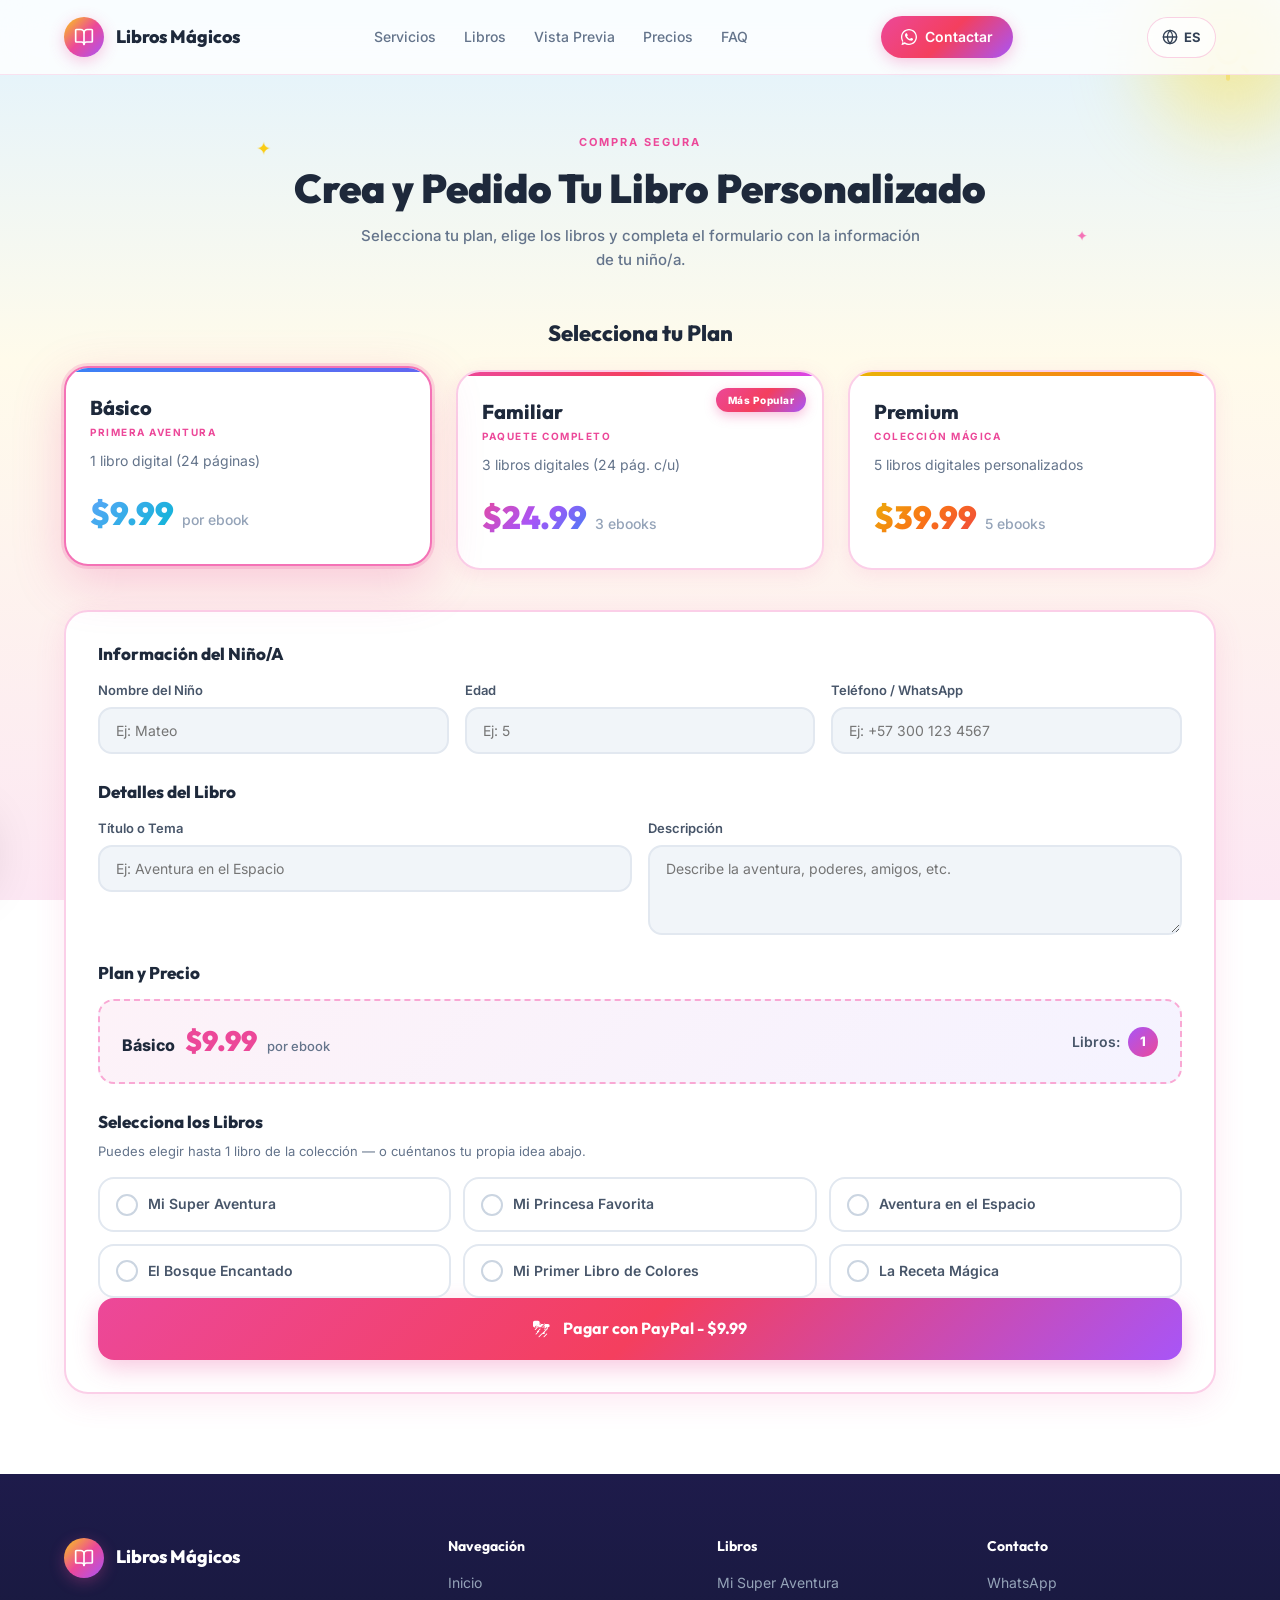
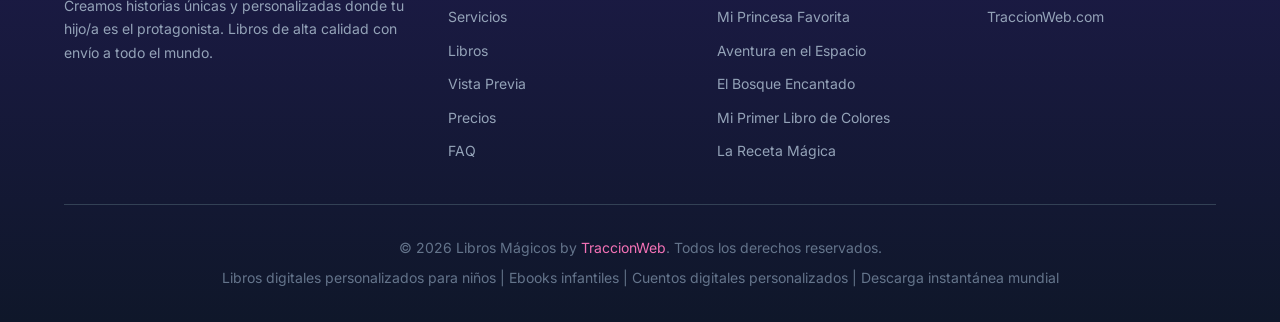
<file: comprar.html>
<!DOCTYPE html>
<html lang="es" dir="ltr">
<head>
    <meta charset="UTF-8">
    <meta name="viewport" content="width=device-width, initial-scale=1.0, maximum-scale=5.0">
    <meta http-equiv="X-UA-Compatible" content="IE=edge">

    <title>Compra tu Libro Digital Personalizado | Libros Mágicos</title>
    <meta name="description" content="Selecciona tu plan, cuéntanos sobre tu niño/a y paga de forma segura con PayPal. Libros digitales personalizados para niños con descarga instantánea. Powered by TraccionWeb.">
    <meta name="robots" content="index, follow">
    <link rel="canonical" href="https://librosparaninos.traccionweb.com/comprar.html">

    <meta property="og:type" content="website">
    <meta property="og:title" content="Compra tu Libro Digital Personalizado | Libros Mágicos">
    <meta property="og:description" content="Elige tu plan, personaliza el libro de tu hijo/a y paga con PayPal. Descarga instantánea.">
    <meta property="og:url" content="https://librosparaninos.traccionweb.com/comprar.html">
    <meta property="og:site_name" content="Libros Mágicos by TraccionWeb">
    <meta property="og:locale" content="es_ES">
    <meta property="og:image" content="https://librosparaninos.traccionweb.com/images/cover-superhero.jpg">

    <!-- ========== RENDIMIENTO: JS desde el inicio + solo el idioma activo ========== -->
    <script>
        document.documentElement.className += ' js';
        (function () {
            var l = null;
            try { l = localStorage.getItem('lm_lang'); } catch (e) { /* modo privado */ }
            if (l && l !== 'es' && ['en', 'pt', 'fr', 'zh'].indexOf(l) > -1) {
                var s = document.createElement('script');
                s.src = 'i18n-' + l + '.js';
                s.defer = true;
                document.head.appendChild(s);
            }
        })();
    </script>

    <!-- ========== GOOGLE FONTS (antes venía de un @import dentro de styles.css,
         que encadenaba otra petición y retrasaba el primer pintado) ========== -->
    <link rel="preconnect" href="https://fonts.googleapis.com">
    <link rel="preconnect" href="https://fonts.gstatic.com" crossorigin>
    <!-- Fuentes: sin bloquear el primer pintado.
         Como <link rel="stylesheet"> el navegador no pinta NADA hasta
         descargar esta hoja desde Google (medido: 0,95 s de espera).
         Con media="print" se descarga en paralelo y se aplica al terminar;
         los textos se ven al instante con la fuente del sistema. -->
    <link rel="preload" as="style" href="https://fonts.googleapis.com/css2?family=Inter:wght@400;500;600;700;800;900&family=Outfit:wght@400;500;600;700;800;900&family=Fredoka:wght@400;500;600;700&display=swap">
    <link href="https://fonts.googleapis.com/css2?family=Inter:wght@400;500;600;700;800;900&family=Outfit:wght@400;500;600;700;800;900&family=Fredoka:wght@400;500;600;700&display=swap" rel="stylesheet" media="print" onload="this.media='all';this.onload=null">
    <noscript><link href="https://fonts.googleapis.com/css2?family=Inter:wght@400;500;600;700;800;900&family=Outfit:wght@400;500;600;700;800;900&family=Fredoka:wght@400;500;600;700&display=swap" rel="stylesheet"></noscript>

    <link rel="stylesheet" href="styles.css?v=20261026m">
</head>
<body>
    <div class="bg-scene" aria-hidden="true">
        <div class="bg-gradient"></div>
        <div class="cloud cloud-1"></div>
        <div class="cloud cloud-2"></div>
        <div class="cloud cloud-3"></div>
        <div class="cloud cloud-4"></div>
        <div class="sparkle sparkle-1">✦</div>
        <div class="sparkle sparkle-2">✦</div>
        <div class="sparkle sparkle-3">✦</div>
        <div class="sparkle sparkle-4">✦</div>
        <div class="sparkle sparkle-5">✦</div>
        <div class="sun-glow"></div>
        <div class="sun-icon">
            <svg xmlns="http://www.w3.org/2000/svg" width="64" height="64" viewBox="0 0 24 24" fill="none" stroke="currentColor" stroke-width="1.5" stroke-linecap="round" stroke-linejoin="round"><circle cx="12" cy="12" r="4"></circle><path d="M12 2v2"></path><path d="M12 20v2"></path><path d="m4.93 4.93 1.41 1.41"></path><path d="m17.66 17.66 1.41 1.41"></path><path d="M2 12h2"></path><path d="M20 12h2"></path><path d="m6.34 17.66-1.41 1.41"></path><path d="m19.07 4.93-1.41 1.41"></path></svg>
        </div>
    </div>


    <!-- ========== NAVIGATION ========== -->
    <nav class="navbar" id="navbar">
        <div class="nav-container">
            <a href="index.html" class="nav-logo" aria-label="Libros Mágicos - Inicio">
                <div class="logo-icon">
                    <svg xmlns="http://www.w3.org/2000/svg" width="24" height="24" viewBox="0 0 24 24" fill="none" stroke="currentColor" stroke-width="2" stroke-linecap="round" stroke-linejoin="round"><path d="M12 7v14"></path><path d="M3 18a1 1 0 0 1-1-1V4a1 1 0 0 1 1-1h5a4 4 0 0 1 4 4 4 4 0 0 1 4-4h5a1 1 0 0 1 1 1v13a1 1 0 0 1-1 1h-6a3 3 0 0 0-3 3 3 3 0 0 0-3-3z"></path></svg>
                </div>
                <span class="logo-text">Libros Mágicos</span>
            </a>
            <div class="nav-links">
                <a href="index.html#features" class="nav-link">Servicios</a>
                <a href="index.html#libros" class="nav-link">Libros</a>
                <a href="index.html#preview" class="nav-link">Vista Previa</a>
                <a href="index.html#precios" class="nav-link">Precios</a>
                <a href="index.html#faq" class="nav-link">FAQ</a>
            </div>
            <a href="https://wa.me/573026456024?text=Hola,%20estoy%20interesado%20en%20libros%20personalizados%20para%20niños" target="_blank" rel="noopener noreferrer" class="nav-cta" id="nav-cta">
                <svg xmlns="http://www.w3.org/2000/svg" width="16" height="16" viewBox="0 0 24 24" fill="currentColor"><path d="M17.472 14.382c-.297-.149-1.758-.867-2.03-.967-.273-.099-.471-.148-.67.15-.197.297-.767.966-.94 1.164-.173.199-.347.223-.644.075-.297-.15-1.255-.463-2.39-1.475-.883-.788-1.48-1.761-1.653-2.059-.173-.297-.018-.458.13-.606.134-.133.298-.347.446-.52.149-.174.198-.298.298-.497.099-.198.05-.371-.025-.52-.075-.149-.669-1.612-.916-2.207-.242-.579-.487-.5-.669-.51-.173-.008-.371-.01-.57-.01-.198 0-.52.074-.792.372-.272.297-1.04 1.016-1.04 2.479 0 1.462 1.065 2.875 1.213 3.074.149.198 2.096 3.2 5.077 4.487.709.306 1.262.489 1.694.625.712.227 1.36.195 1.871.118.571-.085 1.758-.719 2.006-1.413.248-.694.248-1.289.173-1.413-.074-.124-.272-.198-.57-.347z"/><path d="M12 0C5.373 0 0 5.373 0 12c0 2.625.846 5.059 2.284 7.034L.789 23.492a.5.5 0 0 0 .611.611l4.458-1.495A11.96 11.96 0 0 0 12 24c6.627 0 12-5.373 12-12S18.627 0 12 0zm0 22c-2.336 0-4.512-.728-6.299-1.969l-.44-.312-2.647.888.888-2.647-.312-.44A9.965 9.965 0 0 1 2 12C2 6.486 6.486 2 12 2s10 4.486 10 10-4.486 10-10 10z"/></svg>
                Contactar
            </a>
            <button class="mobile-menu-btn" id="mobile-menu-btn" aria-label="Abrir menú">
                <span></span><span></span><span></span>
            </button>
        </div>
        <div class="mobile-menu" id="mobile-menu">
            <a href="index.html#features" class="mobile-link">Servicios</a>
            <a href="index.html#libros" class="mobile-link">Libros</a>
            <a href="index.html#preview" class="mobile-link">Vista Previa</a>
            <a href="index.html#precios" class="mobile-link">Precios</a>
            <a href="index.html#faq" class="mobile-link">FAQ</a>
            <a href="https://wa.me/573026456024?text=Hola,%20estoy%20interesado%20en%20libros%20personalizados%20para%20niños" target="_blank" rel="noopener noreferrer" class="mobile-cta">Contactar por WhatsApp</a>
        </div>
    </nav>

    <!-- ========== PAGO Y PEDIDO DIRECTO ========== -->
    <section class="order-section" id="order-section">
      <div class="container">
        <div class="order-section-header fade-in">
          <span class="section-tag">Compra Segura</span>
          <h1 class="section-title">Crea y Pedido Tu Libro Personalizado</h1>
          <p class="section-subdescription">Selecciona tu plan, elige los libros y completa el formulario con la información de tu niño/a.</p>
        </div>

        <div class="order-content">
          <!-- Plan Selection -->
          <div class="plan-selector fade-in" id="plan-selector">
            <h2 class="plan-selector-title">Selecciona tu Plan</h2>
            <div class="plan-grid">
              <article class="plan-card" data-plan="basico" tabindex="0" role="button" aria-label="Plan Básico - $9.99">
                <div class="plan-ribbon" style="background: linear-gradient(135deg, #3b82f6, #6366f1);"></div>
                <div class="plan-body">
                  <h3 class="plan-name">Básico</h3>
                  <span class="plan-tag">Primera Aventura</span>
                  <p class="plan-desc">1 libro digital (24 páginas)</p>
                  <div class="plan-amount">
                    <span class="price gradient-text-blue">$9.99</span>
                    <span class="price-period">por ebook</span>
                  </div>
                </div>
              </article>

              <article class="plan-card pricing-card-featured" data-plan="familiar" tabindex="0" role="button" aria-label="Plan Familiar - $24.99">
                <div class="plan-ribbon" style="background: linear-gradient(135deg, #ec4899, #f43f5e, #d946ef);"></div>
                <span class="plan-popular-badge">Más Popular</span>
                <div class="plan-body">
                  <h3 class="plan-name">Familiar</h3>
                  <span class="plan-tag">Paquete Completo</span>
                  <p class="plan-desc">3 libros digitales (24 pág. c/u)</p>
                  <div class="plan-amount">
                    <span class="price gradient-text-pink">$24.99</span>
                    <span class="price-period">3 ebooks</span>
                  </div>
                </div>
              </article>

              <article class="plan-card" data-plan="premium" tabindex="0" role="button" aria-label="Plan Premium - $39.99">
                <div class="plan-ribbon" style="background: linear-gradient(135deg, #eab308, #f97316);"></div>
                <div class="plan-body">
                  <h3 class="plan-name">Premium</h3>
                  <span class="plan-tag">Colección Mágica</span>
                  <p class="plan-desc">5 libros digitales personalizados</p>
                  <div class="plan-amount">
                    <span class="price gradient-text-warm">$39.99</span>
                    <span class="price-period">5 ebooks</span>
                  </div>
                </div>
              </article>
            </div>
          </div>

          <!-- Form Section -->
          <div class="order-form" id="order-form" style="display: block;">
            <div class="form-section">
              <h3 class="form-title">Información del Niño/A</h3>
              <div class="form-grid">
                <div class="form-group">
                  <label for="child-name" class="form-label">Nombre del Niño</label>
                  <input type="text" id="child-name" class="form-input" placeholder="Ej: Mateo" required>
                </div>
                <div class="form-group">
                  <label for="child-age" class="form-label">Edad</label>
                  <input type="number" id="child-age" class="form-input" min="0" max="12" placeholder="Ej: 5" required>
                </div>
                <div class="form-group">
                  <label for="parent-phone" class="form-label">Teléfono / WhatsApp</label>
                  <input type="tel" id="parent-phone" class="form-input" placeholder="Ej: +57 300 123 4567" required>
                </div>
              </div>
            </div>

            <div class="form-section">
              <h3 class="form-title">Detalles del Libro</h3>
              <div class="form-grid">
                <div class="form-group">
                  <label for="book-title" class="form-label">Título o Tema</label>
                  <input type="text" id="book-title" class="form-input" placeholder="Ej: Aventura en el Espacio" required>
                </div>
                <div class="form-group">
                  <label for="book-description" class="form-label">Descripción</label>
                  <textarea id="book-description" class="form-textarea" rows="3" placeholder="Describe la aventura, poderes, amigos, etc."></textarea>
                </div>
              </div>
            </div>

            <div class="form-section">
              <h3 class="form-title">Plan y Precio</h3>
              <div class="plan-summary">
                <div class="plan-info">
                  <span class="plan-name"></span>
                  <span class="plan-price">$0.00</span>
                  <span class="plan-period"></span>
                </div>
                <div class="plan-books">
                  <span>Libros:</span>
                  <span class="plan-books-count">0</span>
                </div>
              </div>
            </div>

            <!-- Book Selection -->
            <div class="book-selector fade-in" id="book-selector" style="display: block;">
              <h3 class="form-title">Selecciona los Libros</h3>
              <p class="book-hint"></p>
              <div class="book-grid">
                <!-- Books will be populated by JavaScript -->
              </div>
            </div>

            <button type="button" class="btn btn-primary btn-block" id="paypal-btn">
              <svg xmlns="http://www.w3.org/2000/svg" width="20" height="20" viewBox="0 0 24 24" fill="currentColor" aria-hidden="true"><path d="M2 2a2 2 0 0 0-2 2v4a2 2 0 0 0 2 2h4a2 2 0 0 0 2-2V4a2 2 0 0 0-2-2H2zm16 4h-4v12h-2v-2H14v-4h4V8a2 2 0 0 0-2-2H6a2 2 0 0 0-2 2V8a2 2 0 0 0 2 2h12a2 2 0 0 0 2-2V8a2 2 0 0 0-2-2zM5.3 6.3a.5.5 0 0 1 .8.6l-3.5 3.5a.5.5 0 0 1-.8-.6l3.5-3.5zM8.8 5.5a.5.5 0 0 1 .6.8l-3.5 3.5a.5.5 0 0 1-.6-.8l3.5-3.5zM5.8 8.8a.5.5 0 0 1 .6.8l-3.5 3.5a.5.5 0 0 1-.6-.8l3.5-3.5zM8.3 11.5a.5.5 0 0 1 .6.8l-3.5 3.5a.5.5 0 0 1-.6-.8l3.5-3.5zM6.8 14.3a.5.5 0 0 1 .6.8l-3.5 3.5a.5.5 0 0 1-.6-.8l3.5-3.5zM10.3 17.5a.5.5 0 0 1 .6.8l-3.5 3.5a.5.5 0 0 1-.6-.8l3.5-3.5zM13.8 14.3a.5.5 0 0 1 .6.8l-3.5 3.5a.5.5 0 0 1-.6-.8l3.5-3.5zM16.3 17.5a.5.5 0 0 1 .6.8l-3.5 3.5a.5.5 0 0 1-.6-.8l3.5-3.5zM13.8 5.5a.5.5 0 0 1 .6.8l-3.5 3.5a.5.5 0 0 1-.6-.8l3.5-3.5zM16.8 11.5a.5.5 0 0 1 .6.8l-3.5 3.5a.5.5 0 0 1-.6-.8l3.5-3.5zM17.3 8.8a.5.5 0 0 1 .6.8l-3.5 3.5a.5.5 0 0 1-.6-.8l3.5-3.5zM15.3 6.3a.5.5 0 0 1 .6.8l-3.5 3.5a.5.5 0 0 1-.6-.8l3.5-3.5z"/></svg>
              <span class="paypal-btn-label">Pagar con PayPal - $0.00</span>
            </button>
          </div>
        </div>
      </div>
    </section>

    <!-- ========== FOOTER ========== -->
    <footer class="footer" id="footer">
        <div class="container">
            <div class="footer-grid">
                <div class="footer-brand">
                    <div class="footer-logo">
                        <div class="logo-icon">
                            <svg xmlns="http://www.w3.org/2000/svg" width="24" height="24" viewBox="0 0 24 24" fill="none" stroke="currentColor" stroke-width="2" stroke-linecap="round" stroke-linejoin="round"><path d="M12 7v14"></path><path d="M3 18a1 1 0 0 1-1-1V4a1 1 0 0 1 1-1h5a4 4 0 0 1 4 4 4 4 0 0 1 4-4h5a1 1 0 0 1 1 1v13a1 1 0 0 1-1 1h-6a3 3 0 0 0-3 3 3 3 0 0 0-3-3z"></path></svg>
                        </div>
                        <span>Libros Mágicos</span>
                    </div>
                    <p class="footer-desc">Creamos historias únicas y personalizadas donde tu hijo/a es el protagonista. Libros de alta calidad con envío a todo el mundo.</p>
                </div>

                <div class="footer-links-col">
                    <h4>Navegación</h4>
                    <ul>
                        <li><a href="index.html#hero">Inicio</a></li>
                        <li><a href="index.html#features">Servicios</a></li>
                        <li><a href="index.html#libros">Libros</a></li>
                        <li><a href="index.html#preview">Vista Previa</a></li>
                        <li><a href="index.html#precios">Precios</a></li>
                        <li><a href="index.html#faq">FAQ</a></li>
                    </ul>
                </div>

                <div class="footer-links-col">
                    <h4>Libros</h4>
                    <ul>
                        <li><a href="index.html#book-superheroe">Mi Super Aventura</a></li>
                        <li><a href="index.html#book-princesa">Mi Princesa Favorita</a></li>
                        <li><a href="index.html#book-espacio">Aventura en el Espacio</a></li>
                        <li><a href="index.html#book-bosque">El Bosque Encantado</a></li>
                        <li><a href="index.html#book-colores">Mi Primer Libro de Colores</a></li>
                        <li><a href="index.html#book-receta">La Receta Mágica</a></li>
                    </ul>
                </div>

                <div class="footer-links-col">
                    <h4>Contacto</h4>
                    <ul>
                        <li><a href="https://wa.me/573026456024" target="_blank" rel="noopener noreferrer">WhatsApp</a></li>
                        <li><a href="https://www.traccionweb.com" target="_blank" rel="noopener noreferrer">TraccionWeb.com</a></li>
                    </ul>
                </div>
            </div>

            <div class="footer-divider"></div>

            <div class="footer-bottom">
                <p>&copy; 2026 Libros Mágicos by <a href="https://www.traccionweb.com" target="_blank" rel="noopener noreferrer">TraccionWeb</a>. Todos los derechos reservados.</p>
                <p class="footer-seo-text">Libros digitales personalizados para niños | Ebooks infantiles | Cuentos digitales personalizados | Descarga instantánea mundial</p>
            </div>
        </div>
    </footer>

    <!-- ========== JAVASCRIPT ========== -->
    <script src="i18n.js?v=20261026m" defer></script>
    <script src="script.js?v=20261026m" defer></script>

    <!-- NOTIFICACIÓN SOCIAL PROOF -->
    <div class="social-proof" id="social-proof">
        <div class="social-proof-inner">
            <div class="social-proof-icon" id="proof-icon">📚</div>
            <div class="social-proof-content">
                <p class="social-proof-text" id="proof-text"></p>
                <p class="social-proof-meta">
                    <span class="proof-time" id="proof-time"></span>
                    <span class="proof-verified">✓ Verificado</span>
                </p>
            </div>
            <button class="social-proof-close" id="proof-close" aria-label="Cerrar">✕</button>
            <div class="social-proof-progress"></div>
        </div>
    </div>
</body>
</html>
</file>
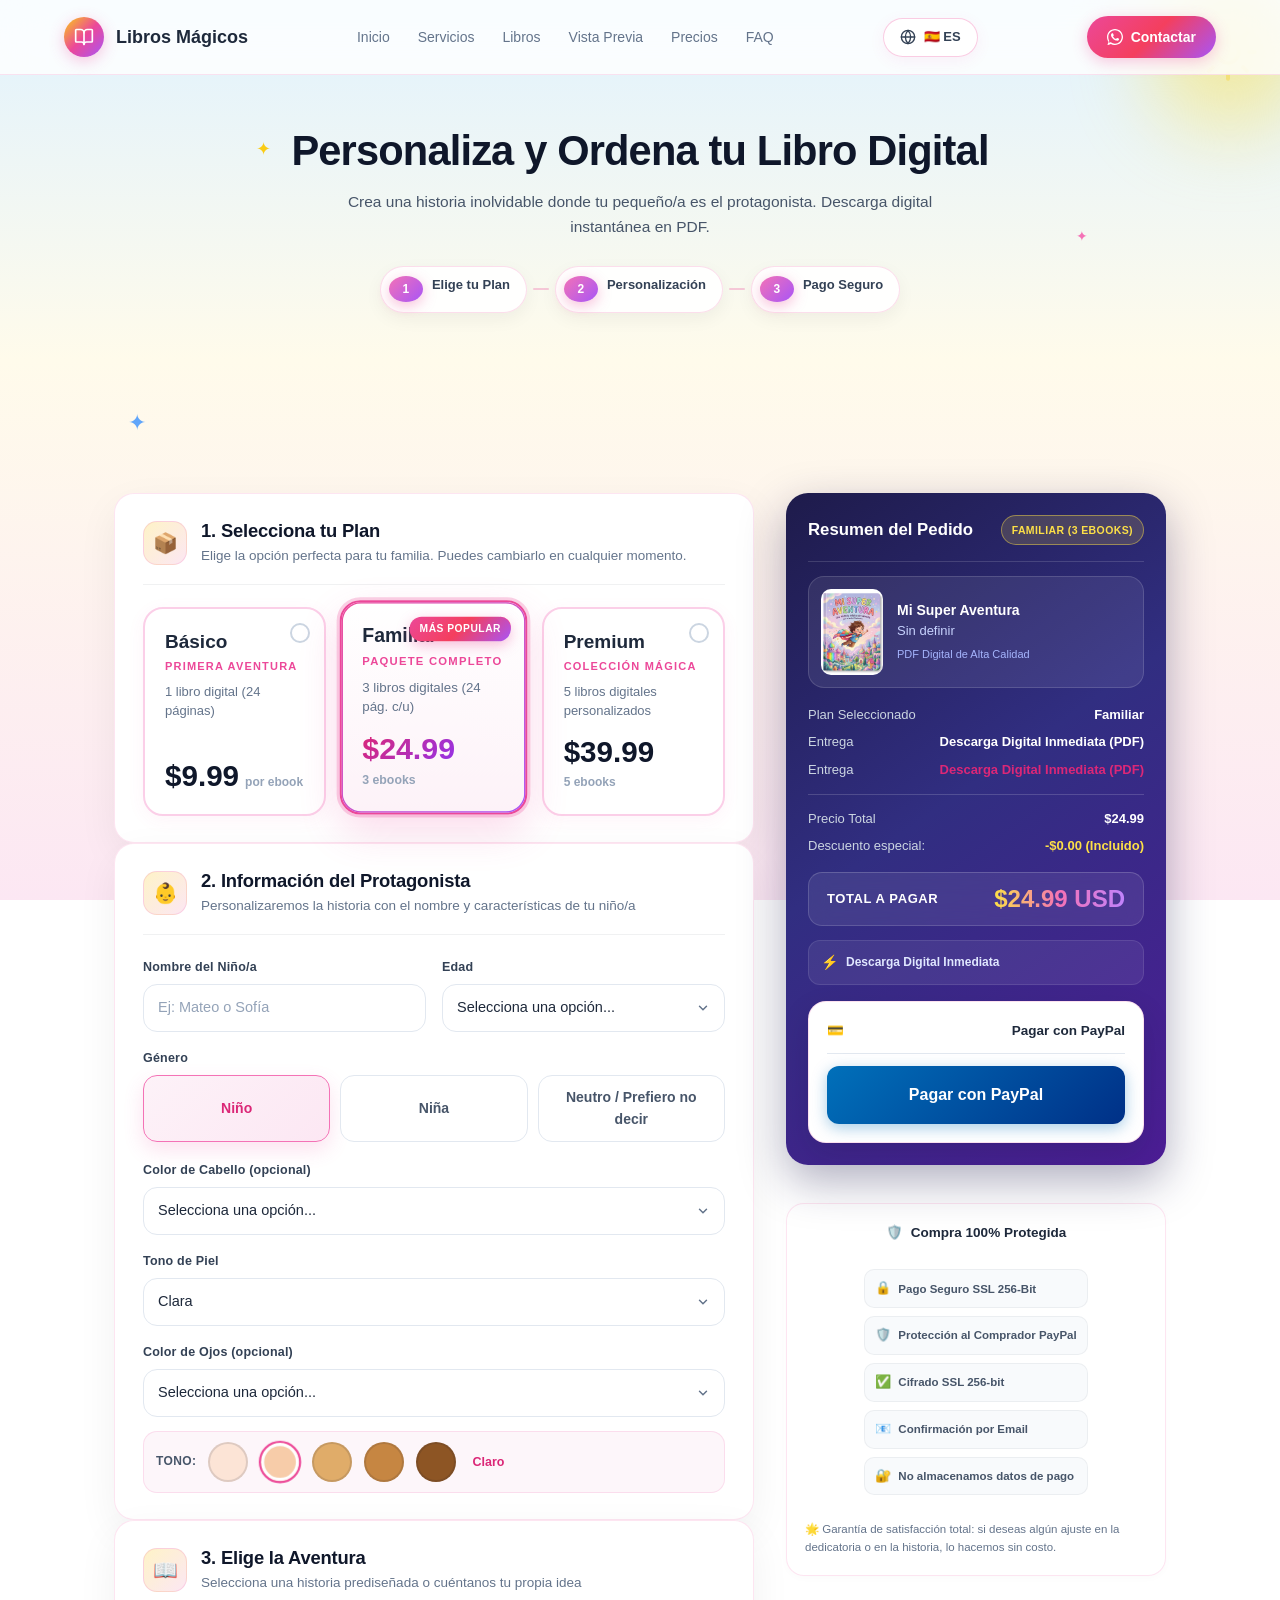
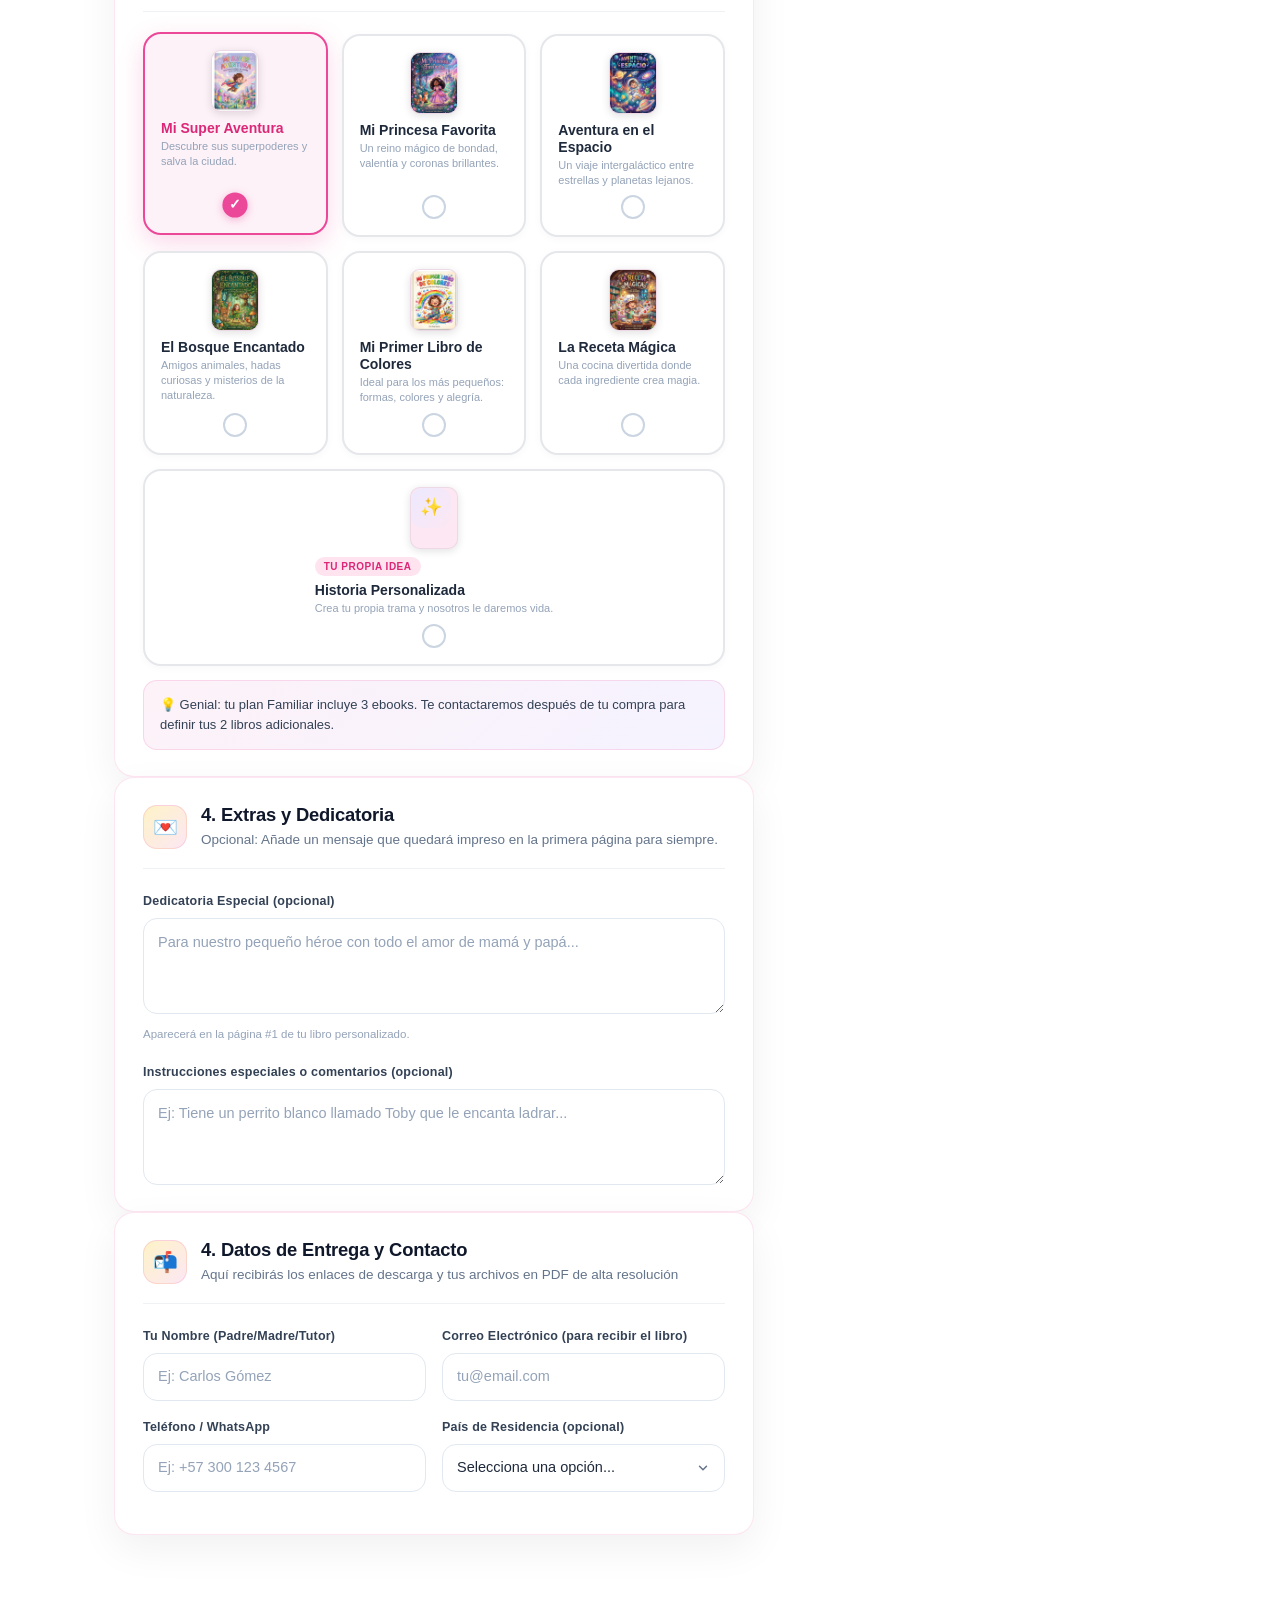
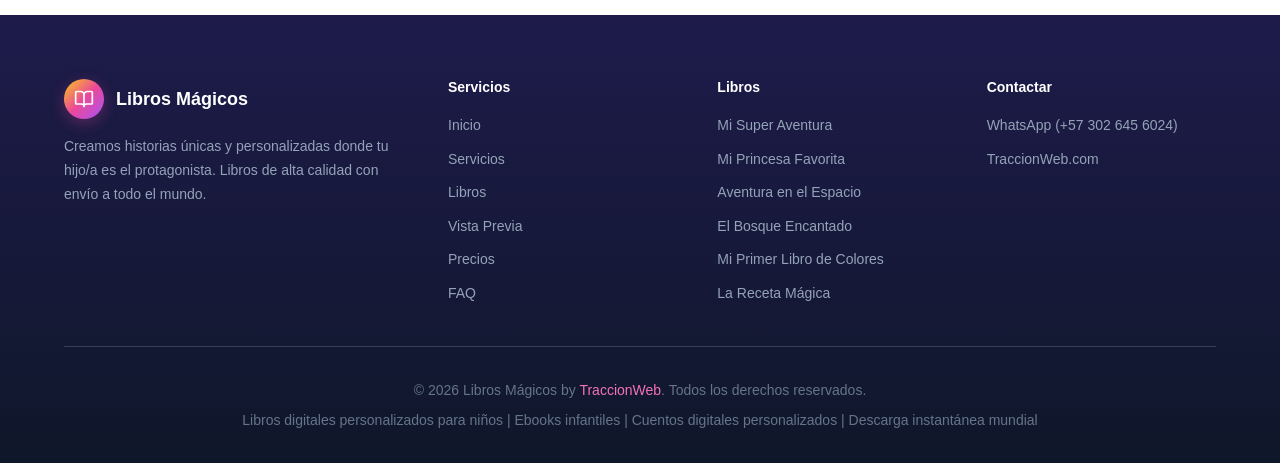
<file: order.html>
<!DOCTYPE html>
<html lang="es" dir="ltr">
<head>
    <!-- ========== SEGURIDAD & CSP ========== -->
    <meta http-equiv="Content-Security-Policy" content="default-src 'self'; script-src 'self' https://www.paypal.com https://www.sandbox.paypal.com 'unsafe-inline'; style-src 'self' https://fonts.googleapis.com 'unsafe-inline'; font-src https://fonts.gstatic.com; img-src 'self' https://www.paypalobjects.com data:; frame-src https://www.paypal.com https://www.sandbox.paypal.com; connect-src https://www.paypal.com https://www.sandbox.paypal.com;">
    
    <!-- ========== META BÁSICOS ========== -->
    <meta charset="UTF-8">
    <meta name="viewport" content="width=device-width, initial-scale=1.0, maximum-scale=5.0">
    <meta http-equiv="X-UA-Compatible" content="IE=edge">

    <!-- ========== SEO TÍTULO Y DESCRIPCIÓN ========== -->
    <title>Finalizar Pedido | Libros Digitales Personalizados para Niños - Libros Mágicos</title>
    <meta name="description" content="Personaliza el libro digital de tu hijo/a y completa tu pedido de forma rápida y 100% segura con PayPal. Descarga digital instantánea en alta resolución.">
    <meta name="keywords" content="comprar libro digital personalizado, checkout libros magicos, personalizar ebook ninos, libros infantiles personalizados, comprar cuentos infantiles paypal">
    <meta name="author" content="TraccionWeb - Libros Mágicos">
    <meta name="robots" content="index, follow">

    <!-- ========== URL CANÓNICA ========== -->
    <link rel="canonical" href="https://librosparaninos.traccionweb.com/order.html">

    <!-- ========== OPEN GRAPH (FACEBOOK/SOCIAL) ========== -->
    <meta property="og:type" content="website">
    <meta property="og:title" content="Personaliza y Ordena tu Libro Digital | Libros Mágicos">
    <meta property="og:description" content="Crea historias digitales únicas donde tu hijo/a es el protagonista. Completa los detalles y descarga al instante.">
    <meta property="og:url" content="https://librosparaninos.traccionweb.com/order.html">
    <meta property="og:site_name" content="Libros Mágicos by TraccionWeb">
    <meta property="og:locale" content="es_ES">
    <meta property="og:image" content="https://librosparaninos.traccionweb.com/images/cover-superhero.jpg">

    <!-- ========== TWITTER CARD ========== -->
    <meta name="twitter:card" content="summary_large_image">
    <meta name="twitter:title" content="Personaliza tu Libro Digital | Libros Mágicos">
    <meta name="twitter:description" content="Crea historias digitales únicas donde tu hijo/a es el protagonista. Descarga instantánea con PayPal.">
    <meta name="twitter:image" content="https://librosparaninos.traccionweb.com/images/cover-superhero.jpg">

    <!-- ========== THEME & PWA ========== -->
    <meta name="theme-color" content="#ec4899">
    <meta name="msapplication-TileColor" content="#ec4899">
    <link rel="manifest" href="manifest.json" crossorigin="use-credentials">

    <!-- ========== GOOGLE FONTS ========== -->
    <link rel="preconnect" href="https://fonts.googleapis.com">
    <link rel="preconnect" href="https://fonts.gstatic.com" crossorigin>
    <!-- Fuentes: sin bloquear el primer pintado.
         Como <link rel="stylesheet"> el navegador no pinta NADA hasta
         descargar esta hoja desde Google (medido: 0,95 s de espera).
         Con media="print" se descarga en paralelo y se aplica al terminar;
         los textos se ven al instante con la fuente del sistema. -->
    <link rel="preload" as="style" href="https://fonts.googleapis.com/css2?family=Inter:wght@400;500;600;700;800;900&family=Outfit:wght@400;500;600;700;800;900&display=swap">
    <link href="https://fonts.googleapis.com/css2?family=Inter:wght@400;500;600;700;800;900&family=Outfit:wght@400;500;600;700;800;900&display=swap" rel="stylesheet" media="print" onload="this.media='all';this.onload=null">
    <noscript><link href="https://fonts.googleapis.com/css2?family=Inter:wght@400;500;600;700;800;900&family=Outfit:wght@400;500;600;700;800;900&display=swap" rel="stylesheet"></noscript>

    <!-- ========== STYLESHEETS ========== -->
    <link rel="stylesheet" href="styles.css?v=20261026m">
    <link rel="stylesheet" href="order.css?v=20261026m">

    <!-- ========== PAYPAL JS SDK ==========
         Antes se cargaba aquí, en el <head>, y BLOQUEABA el primer pintado: son
         cientos de KB desde paypal.com antes de mostrar nada (en móvil con 4G
         eso son 2-4 s de pantalla en blanco). Ahora order.js lo carga aparte,
         solo cuando la zona de pago se acerca a la pantalla.
    -->
</head>
<body>
    <!-- ========== ANIMATED BACKGROUND ========== -->
    <div class="bg-scene" aria-hidden="true">
        <div class="bg-gradient"></div>
        <div class="cloud cloud-1"></div>
        <div class="cloud cloud-2"></div>
        <div class="cloud cloud-3"></div>
        <div class="cloud cloud-4"></div>
        <div class="sparkle sparkle-1">✦</div>
        <div class="sparkle sparkle-2">✦</div>
        <div class="sparkle sparkle-3">✦</div>
        <div class="sparkle sparkle-4">✦</div>
        <div class="sparkle sparkle-5">✦</div>
        <div class="sun-glow"></div>
        <div class="sun-icon">
            <svg xmlns="http://www.w3.org/2000/svg" width="64" height="64" viewBox="0 0 24 24" fill="none" stroke="currentColor" stroke-width="1.5" stroke-linecap="round" stroke-linejoin="round"><circle cx="12" cy="12" r="4"></circle><path d="M12 2v2"></path><path d="M12 20v2"></path><path d="m4.93 4.93 1.41 1.41"></path><path d="m17.66 17.66 1.41 1.41"></path><path d="M2 12h2"></path><path d="M20 12h2"></path><path d="m6.34 17.66-1.41 1.41"></path><path d="m19.07 4.93-1.41 1.41"></path></svg>
        </div>
    </div>

    <!-- ========== NAVIGATION ========== -->
    <nav class="navbar" id="navbar">
        <div class="nav-container">
            <a href="index.html" class="nav-logo" aria-label="Libros Mágicos - Inicio">
                <div class="logo-icon">
                    <svg xmlns="http://www.w3.org/2000/svg" width="24" height="24" viewBox="0 0 24 24" fill="none" stroke="currentColor" stroke-width="2" stroke-linecap="round" stroke-linejoin="round"><path d="M12 7v14"></path><path d="M3 18a1 1 0 0 1-1-1V4a1 1 0 0 1 1-1h5a4 4 0 0 1 4 4 4 4 0 0 1 4-4h5a1 1 0 0 1 1 1v13a1 1 0 0 1-1 1h-6a3 3 0 0 0-3 3 3 3 0 0 0-3-3z"></path></svg>
                </div>
                <span class="logo-text">Libros Mágicos</span>
            </a>
            
            <div class="nav-links">
                <a href="index.html" class="nav-link" data-i18n="nav_home">Inicio</a>
                <a href="index.html#features" class="nav-link" data-i18n="nav_services">Servicios</a>
                <a href="index.html#libros" class="nav-link" data-i18n="nav_books">Libros</a>
                <a href="index.html#preview" class="nav-link" data-i18n="nav_preview">Vista Previa</a>
                <a href="index.html#precios" class="nav-link" data-i18n="nav_pricing">Precios</a>
                <a href="index.html#faq" class="nav-link" data-i18n="nav_faq">FAQ</a>
            </div>

            <!-- LANGUAGE SWITCHER (ES, EN, PT, FR) -->
            <div class="lang-switcher" id="lang-switcher-wrap">
                <button type="button" class="lang-toggle" id="lang-toggle-btn" aria-label="Cambiar idioma / Switch language" aria-expanded="false">
                    <svg xmlns="http://www.w3.org/2000/svg" viewBox="0 0 24 24" fill="none" stroke="currentColor" stroke-width="2" stroke-linecap="round" stroke-linejoin="round"><circle cx="12" cy="12" r="10"></circle><line x1="2" y1="12" x2="22" y2="12"></line><path d="M12 2a15.3 15.3 0 0 1 4 10 15.3 15.3 0 0 1-4 10 15.3 15.3 0 0 1-4-10 15.3 15.3 0 0 1 4-10z"></path></svg>
                    <span class="lang-current" id="lang-current-code">ES</span>
                </button>
                <div class="lang-menu" id="lang-dropdown-menu" role="menu">
                    <button type="button" class="lang-option lang-option-btn active" data-lang="es" role="menuitem">
                        <span class="lang-flag">🇪🇸</span>
                        <span class="lang-name">Español</span>
                        <span class="lang-check">✓</span>
                    </button>
                    <button type="button" class="lang-option lang-option-btn" data-lang="en" role="menuitem">
                        <span class="lang-flag">🇺🇸</span>
                        <span class="lang-name">English</span>
                        <span class="lang-check">✓</span>
                    </button>
                    <button type="button" class="lang-option lang-option-btn" data-lang="pt" role="menuitem">
                        <span class="lang-flag">🇧🇷</span>
                        <span class="lang-name">Português</span>
                        <span class="lang-check">✓</span>
                    </button>
                    <button type="button" class="lang-option lang-option-btn" data-lang="fr" role="menuitem">
                        <span class="lang-flag">🇫🇷</span>
                        <span class="lang-name">Français</span>
                        <span class="lang-check">✓</span>
                    </button>
                </div>
            </div>

            <a href="https://wa.me/573026456024?text=Hola,%20tengo%20una%20pregunta%20sobre%20mi%20pedido%20de%20Libros%20M%C3%A1gicos" target="_blank" rel="noopener noreferrer" class="nav-cta" id="nav-cta">
                <svg xmlns="http://www.w3.org/2000/svg" width="16" height="16" viewBox="0 0 24 24" fill="currentColor"><path d="M17.472 14.382c-.297-.149-1.758-.867-2.03-.967-.273-.099-.471-.148-.67.15-.197.297-.767.966-.94 1.164-.173.199-.347.223-.644.075-.297-.15-1.255-.463-2.39-1.475-.883-.788-1.48-1.761-1.653-2.059-.173-.297-.018-.458.13-.606.134-.133.298-.347.446-.52.149-.174.198-.298.298-.497.099-.198.05-.371-.025-.52-.075-.149-.669-1.612-.916-2.207-.242-.579-.487-.5-.669-.51-.173-.008-.371-.01-.57-.01-.198 0-.52.074-.792.372-.272.297-1.04 1.016-1.04 2.479 0 1.462 1.065 2.875 1.213 3.074.149.198 2.096 3.2 5.077 4.487.709.306 1.262.489 1.694.625.712.227 1.36.195 1.871.118.571-.085 1.758-.719 2.006-1.413.248-.694.248-1.289.173-1.413-.074-.124-.272-.198-.57-.347z"/><path d="M12 0C5.373 0 0 5.373 0 12c0 2.625.846 5.059 2.284 7.034L.789 23.492a.5.5 0 0 0 .611.611l4.458-1.495A11.96 11.96 0 0 0 12 24c6.627 0 12-5.373 12-12S18.627 0 12 0zm0 22c-2.336 0-4.512-.728-6.299-1.969l-.44-.312-2.647.888.888-2.647-.312-.44A9.965 9.965 0 0 1 2 12C2 6.486 6.486 2 12 2s10 4.486 10 10-4.486 10-10 10z"/></svg>
                <span data-i18n="nav_contact">Contactar</span>
            </a>

            <button class="mobile-menu-btn" id="mobile-menu-btn" aria-label="Abrir menú">
                <span></span><span></span><span></span>
            </button>
        </div>

        <div class="mobile-menu" id="mobile-menu">
            <a href="index.html" class="mobile-link" data-i18n="nav_home">Inicio</a>
            <a href="index.html#features" class="mobile-link" data-i18n="nav_services">Servicios</a>
            <a href="index.html#libros" class="mobile-link" data-i18n="nav_books">Libros</a>
            <a href="index.html#preview" class="mobile-link" data-i18n="nav_preview">Vista Previa</a>
            <a href="index.html#precios" class="mobile-link" data-i18n="nav_pricing">Precios</a>
            <a href="index.html#faq" class="mobile-link" data-i18n="nav_faq">FAQ</a>
            <a href="https://wa.me/573026456024" target="_blank" rel="noopener noreferrer" class="mobile-cta" data-i18n="nav_contact">Contactar por WhatsApp</a>
        </div>
    </nav>

    <!-- ========== MAIN CHECKOUT PAGE CONTENT ========== -->
    <main class="checkout-main">
        <!-- HEADER HERO -->
        <header class="checkout-hero">
            <div class="container">
                <h1 class="checkout-title" data-i18n="checkout_title">Personaliza y Ordena tu Libro Digital</h1>
                <p class="checkout-subtitle" data-i18n="checkout_subtitle">Crea una historia inolvidable donde tu pequeño/a es el protagonista. Descarga digital instantánea en PDF.</p>

                <!-- STEP PROGRESS BAR -->
                <div class="checkout-steps" aria-label="Progreso del pedido">
                    <div class="step-item active">
                        <span class="step-num">1</span>
                        <span class="step-title" data-i18n="step_1_title">Elige tu Plan</span>
                    </div>
                    <div class="step-divider active"></div>
                    <div class="step-item active">
                        <span class="step-num">2</span>
                        <span class="step-title" data-i18n="step_2_title">Personalización</span>
                    </div>
                    <div class="step-divider active"></div>
                    <div class="step-item active">
                        <span class="step-num">3</span>
                        <span class="step-title" data-i18n="step_3_title">Pago Seguro</span>
                    </div>
                </div>
            </div>
        </header>

        <!-- MAIN CHECKOUT GRID -->
        <div class="checkout-container">
            <div class="checkout-layout">
                <!-- LEFT COLUMN: FORM & SELECTION -->
                <div class="checkout-content">

                    <!-- STEP 1: PLAN SELECTION -->
                    <section class="checkout-card" id="plan-selection-section">
                        <div class="checkout-card-header">
                            <div class="header-icon-badge">📦</div>
                            <div>
                                <h2 data-i18n="plan_section_title">1. Selecciona tu Plan</h2>
                                <p data-i18n="plan_section_sub">Elige la opción perfecta para tu familia. Puedes cambiarlo en cualquier momento.</p>
                            </div>
                        </div>

                        <div class="plan-cards-grid" role="radiogroup" aria-label="Planes disponibles">
                            <!-- Básico: $9.99 -->
                            <article class="order-plan-card" data-plan="basico" role="radio" aria-checked="false" tabindex="0">
                                <div class="plan-select-radio"></div>
                                <div class="order-plan-card-body">
                                    <h3 class="order-plan-name" data-i18n="plan_basico_title">Básico</h3>
                                    <span class="order-plan-tag" data-i18n="plan_basico_tag">Primera Aventura</span>
                                    <p class="order-plan-desc" data-i18n="plan_basico_desc">1 libro digital (24 páginas en PDF de alta resolución)</p>
                                    <div class="order-plan-price-wrap">
                                        <span class="order-plan-price">$9.99</span>
                                        <span class="order-plan-period" data-i18n="plan_basico_period">/ 1 ebook</span>
                                    </div>
                                </div>
                            </article>

                            <!-- Familiar: $24.99 (Highlighted) -->
                            <article class="order-plan-card featured-card selected" data-plan="familiar" role="radio" aria-checked="true" tabindex="0">
                                <span class="plan-top-badge" data-i18n="plan_familiar_badge">⭐ Más Popular</span>
                                <div class="plan-select-radio"></div>
                                <div class="order-plan-card-body">
                                    <h3 class="order-plan-name" data-i18n="plan_familiar_title">Familiar</h3>
                                    <span class="order-plan-tag" data-i18n="plan_familiar_tag">Paquete Completo</span>
                                    <p class="order-plan-desc" data-i18n="plan_familiar_desc">3 libros digitales personalizados (24 pág. c/u - ¡Ahorra 17%!)</p>
                                    <div class="order-plan-price-wrap">
                                        <span class="order-plan-price">$24.99</span>
                                        <span class="order-plan-period" data-i18n="plan_familiar_period">/ 3 ebooks</span>
                                    </div>
                                </div>
                            </article>

                            <!-- Premium: $39.99 -->
                            <article class="order-plan-card" data-plan="premium" role="radio" aria-checked="false" tabindex="0">
                                <div class="plan-select-radio"></div>
                                <div class="order-plan-card-body">
                                    <h3 class="order-plan-name" data-i18n="plan_premium_title">Premium</h3>
                                    <span class="order-plan-tag" data-i18n="plan_premium_tag">Colección Mágica</span>
                                    <p class="order-plan-desc" data-i18n="plan_premium_desc">5 libros digitales personalizados (¡Colección completa, ahorra 20%!)</p>
                                    <div class="order-plan-price-wrap">
                                        <span class="order-plan-price">$39.99</span>
                                        <span class="order-plan-period" data-i18n="plan_premium_period">/ 5 ebooks</span>
                                    </div>
                                </div>
                            </article>
                        </div>
                    </section>

                    <!-- STEP 2: CHILD INFO -->
                    <section class="checkout-card" id="child-info-section">
                        <div class="checkout-card-header">
                            <div class="header-icon-badge">👶</div>
                            <div>
                                <h2 data-i18n="form_section_child_title">2. Información del Niño o Niña</h2>
                                <p data-i18n="form_section_child_sub">Estos datos harán que las ilustraciones y relatos se adapten a tu pequeño/a.</p>
                            </div>
                        </div>

                        <!-- Full name & Age -->
                        <div class="form-grid-2">
                            <div class="form-field">
                                <label for="child-name" class="field-label">
                                    <span data-i18n="label_child_name">Nombre completo del niño/a *</span>
                                </label>
                                <input type="text" id="child-name" name="child_name" class="custom-input" placeholder="Ej: Mateo García" data-i18n-ph="ph_child_name" required autocomplete="off">
                            </div>

                            <div class="form-field">
                                <label for="child-age" class="field-label">
                                    <span data-i18n="label_child_age">Edad *</span>
                                </label>
                                <select id="child-age" name="child_age" class="custom-select" required>
                                    <option value="" disabled selected data-i18n="opt_select_age">Seleccionar edad</option>
                                    <option value="1">1 año</option>
                                    <option value="2">2 años</option>
                                    <option value="3">3 años</option>
                                    <option value="4">4 años</option>
                                    <option value="5">5 años</option>
                                    <option value="6">6 años</option>
                                    <option value="7">7 años</option>
                                    <option value="8">8 años</option>
                                    <option value="9">9 años</option>
                                    <option value="10">10 años</option>
                                    <option value="11">11 años</option>
                                    <option value="12">12 años</option>
                                </select>
                            </div>
                        </div>

                        <!-- Gender Buttons -->
                        <div class="form-field" style="margin-bottom: 18px;">
                            <label class="field-label">
                                <span data-i18n="label_child_gender">Género *</span>
                            </label>
                            <input type="hidden" id="child-gender" name="child_gender" value="nino">
                            <div class="gender-options" role="radiogroup" aria-label="Género del niño/a">
                                <button type="button" class="gender-btn selected" data-value="nino">
                                    <span data-i18n="gender_boy">👦 Niño</span>
                                </button>
                                <button type="button" class="gender-btn" data-value="nina">
                                    <span data-i18n="gender_girl">👧 Niña</span>
                                </button>
                                <button type="button" class="gender-btn" data-value="otro">
                                    <span data-i18n="gender_na">🌟 No especificar</span>
                                </button>
                            </div>
                        </div>

                        <!-- Hair, Skin tone & Eye color -->
                        <div class="form-grid-3">
                            <!-- Hair color -->
                            <div class="form-field">
                                <label for="hair-color" class="field-label">
                                    <span data-i18n="label_hair_color">Color de cabello *</span>
                                </label>
                                <select id="hair-color" name="hair_color" class="custom-select">
                                    <option value="" disabled selected data-i18n="opt_select_hair">Seleccionar color</option>
                                    <option value="negro" data-i18n="hair_black">Negro</option>
                                    <option value="castano" data-i18n="hair_brown">Castaño</option>
                                    <option value="rubio" data-i18n="hair_blonde">Rubio</option>
                                    <option value="pelirrojo" data-i18n="hair_red">Pelirrojo</option>
                                    <option value="otro" data-i18n="hair_other">Otro</option>
                                </select>
                            </div>

                            <!-- Skin tone -->
                            <div class="form-field">
                                <label for="skin-tone" class="field-label">
                                    <span data-i18n="label_skin_tone">Tono de piel *</span>
                                </label>
                                <select id="skin-tone" name="skin_tone" class="custom-select" required>
                                    <option value="muy_claro" data-i18n="skin_very_light">Muy Claro</option>
                                    <option value="claro" selected data-i18n="skin_light">Claro</option>
                                    <option value="medio" data-i18n="skin_medium">Medio / Dorado</option>
                                    <option value="moreno" data-i18n="skin_tan">Moreno</option>
                                    <option value="oscuro" data-i18n="skin_dark">Oscuro</option>
                                </select>
                            </div>

                            <!-- Eye color -->
                            <div class="form-field">
                                <label for="eye-color" class="field-label">
                                    <span data-i18n="label_eye_color">Color de ojos *</span>
                                </label>
                                <select id="eye-color" name="eye_color" class="custom-select">
                                    <option value="" disabled selected data-i18n="opt_select_eye">Seleccionar ojos</option>
                                    <option value="marron_oscuro" data-i18n="eye_dark_brown">Marrón oscuro</option>
                                    <option value="marron_claro" data-i18n="eye_light_brown">Marrón claro</option>
                                    <option value="castano" data-i18n="eye_hazel">Castaño</option>
                                    <option value="verde" data-i18n="eye_green">Verde</option>
                                    <option value="azul" data-i18n="eye_blue">Azul</option>
                                    <option value="negro" data-i18n="eye_black">Negro</option>
                                    <option value="miel" data-i18n="eye_honey">Miel</option>
                                </select>
                            </div>
                        </div>

                        <!-- Interactive Visual Swatches for Skin Tone -->
                        <div class="skin-tone-container" id="skin-tone-swatches" role="group" aria-label="Muestras visuales de tono de piel">
                            <span class="skin-tone-caption">Tono:</span>
                            <button type="button" class="skin-swatch" style="background: #fce4d6;" data-value="muy_claro" data-label="Muy Claro" aria-label="Muy Claro" aria-pressed="false"></button>
                            <button type="button" class="skin-swatch selected" style="background: #f7cca9;" data-value="claro" data-label="Claro" aria-label="Claro" aria-pressed="true"></button>
                            <button type="button" class="skin-swatch" style="background: #e0ac69;" data-value="medio" data-label="Medio / Dorado" aria-label="Medio / Dorado" aria-pressed="false"></button>
                            <button type="button" class="skin-swatch" style="background: #c68642;" data-value="moreno" data-label="Moreno" aria-label="Moreno" aria-pressed="false"></button>
                            <button type="button" class="skin-swatch" style="background: #8d5524;" data-value="oscuro" data-label="Oscuro" aria-label="Oscuro" aria-pressed="false"></button>
                            <span class="skin-tone-label" id="skin-tone-current-label">Claro</span>
                        </div>
                    </section>

                    <!-- STEP 3: STORY SELECTION -->
                    <section class="checkout-card" id="story-selection-section">
                        <div class="checkout-card-header">
                            <div class="header-icon-badge">📖</div>
                            <div>
                                <h2 data-i18n="form_section_story_title">3. Selección de Historia</h2>
                                <p data-i18n="form_section_story_sub">Elige la historia en la que tu hijo/a será el protagonista principal.</p>
                            </div>
                        </div>

                        <input type="hidden" id="selected-story" name="selected_story" value="superheroe">

                        <div class="stories-grid" role="radiogroup" aria-label="Historias disponibles">
                            <!-- 1. Mi Super Aventura -->
                            <article class="story-card selected" data-story="superheroe" role="radio" aria-checked="true" tabindex="0">
                                <div class="story-img-wrap">
                                    <picture>
                        <source type="image/webp" srcset="images/cover-superhero.webp">
                        <img src="images/cover-superhero.jpg" alt="Mi Super Aventura" loading="lazy" decoding="async">
                    </picture>
                                </div>
                                <div class="story-info">
                                    <h4 class="story-title" data-i18n="story_1_title">Mi Super Aventura</h4>
                                    <p class="story-desc" data-i18n="story_1_desc">¡El superhéroe que salva la ciudad con sus superpoderes!</p>
                                </div>
                                <div class="story-radio-badge">✓</div>
                            </article>

                            <!-- 2. Mi Princesa Favorita -->
                            <article class="story-card" data-story="princesa" role="radio" aria-checked="false" tabindex="0">
                                <div class="story-img-wrap">
                                    <picture>
                        <source type="image/webp" srcset="images/cover-princess.webp">
                        <img src="images/cover-princess.jpg" alt="Mi Princesa Favorita" loading="lazy" decoding="async">
                    </picture>
                                </div>
                                <div class="story-info">
                                    <h4 class="story-title" data-i18n="story_2_title">Mi Princesa Favorita</h4>
                                    <p class="story-desc" data-i18n="story_2_desc">La princesa más valiente y bondadosa del reino mágico.</p>
                                </div>
                                <div class="story-radio-badge">✓</div>
                            </article>

                            <!-- 3. Aventura en el Espacio -->
                            <article class="story-card" data-story="espacio" role="radio" aria-checked="false" tabindex="0">
                                <div class="story-img-wrap">
                                    <picture>
                        <source type="image/webp" srcset="images/cover-space.webp">
                        <img src="images/cover-space.jpg" alt="Aventura en el Espacio" loading="lazy" decoding="async">
                    </picture>
                                </div>
                                <div class="story-info">
                                    <h4 class="story-title" data-i18n="story_3_title">Aventura en el Espacio</h4>
                                    <p class="story-desc" data-i18n="story_3_desc">Un viaje astronómico a la Luna y galaxias lejanas.</p>
                                </div>
                                <div class="story-radio-badge">✓</div>
                            </article>

                            <!-- 4. El Bosque Encantado -->
                            <article class="story-card" data-story="bosque" role="radio" aria-checked="false" tabindex="0">
                                <div class="story-img-wrap">
                                    <picture>
                        <source type="image/webp" srcset="images/cover-forest.webp">
                        <img src="images/cover-forest.jpg" alt="El Bosque Encantado" loading="lazy" decoding="async">
                    </picture>
                                </div>
                                <div class="story-info">
                                    <h4 class="story-title" data-i18n="story_4_title">El Bosque Encantado</h4>
                                    <p class="story-desc" data-i18n="story_4_desc">Amistades mágicas con animales y criaturas del bosque.</p>
                                </div>
                                <div class="story-radio-badge">✓</div>
                            </article>

                            <!-- 5. Mi Primer Libro de Colores -->
                            <article class="story-card" data-story="colores" role="radio" aria-checked="false" tabindex="0">
                                <div class="story-img-wrap">
                                    <picture>
                        <source type="image/webp" srcset="images/cover-colors.webp">
                        <img src="images/cover-colors.jpg" alt="Mi Primer Libro de Colores" loading="lazy" decoding="async">
                    </picture>
                                </div>
                                <div class="story-info">
                                    <h4 class="story-title" data-i18n="story_5_title">Mi Primer Libro de Colores</h4>
                                    <p class="story-desc" data-i18n="story_5_desc">Diversión y aprendizaje interactivo de formas y colores (0-3 años).</p>
                                </div>
                                <div class="story-radio-badge">✓</div>
                            </article>

                            <!-- 6. La Receta Mágica -->
                            <article class="story-card" data-story="receta" role="radio" aria-checked="false" tabindex="0">
                                <div class="story-img-wrap">
                                    <picture>
                        <source type="image/webp" srcset="images/cover-recipe.webp">
                        <img src="images/cover-recipe.jpg" alt="La Receta Mágica" loading="lazy" decoding="async">
                    </picture>
                                </div>
                                <div class="story-info">
                                    <h4 class="story-title" data-i18n="story_6_title">La Receta Mágica</h4>
                                    <p class="story-desc" data-i18n="story_6_desc">El chef estrella cocinando platillos fantásticos y llenos de magia.</p>
                                </div>
                                <div class="story-radio-badge">✓</div>
                            </article>

                            <!-- 7. Historia Personalizada -->
                            <article class="story-card story-card--custom" data-story="custom" role="radio" aria-checked="false" tabindex="0" style="grid-column: 1 / -1;">
                                <div class="story-img-wrap">
                                    <div class="story-custom-icon">✨</div>
                                </div>
                                <div class="story-info">
                                    <span class="story-custom-badge" data-i18n="story_custom_badge">Tu propia idea</span>
                                    <h4 class="story-title" data-i18n="story_custom_title">Historia Personalizada</h4>
                                    <p class="story-desc" data-i18n="story_custom_desc">¿Tienes una idea única? Diseñamos la historia que tú imagines.</p>
                                </div>
                                <div class="story-radio-badge">✓</div>
                            </article>
                        </div>

                        <!-- Conditional Textarea for Historia Personalizada -->
                        <div class="custom-story-box" id="custom-story-box" hidden>
                            <label for="custom-story-desc" class="field-label">
                                <span data-i18n="label_custom_story_desc">Describe tu historia personalizada *</span>
                            </label>
                            <textarea id="custom-story-desc" name="custom_story_desc" class="custom-textarea" rows="3" placeholder="Cuéntanos la temática, amigos, mascotas o el sueño que quieras incluir..." data-i18n-ph="ph_custom_story_desc"></textarea>
                        </div>

                        <!-- Bundle tip for multi-book packages -->
                        <div class="bundle-tip-box" id="bundle-tip-box">
                            <span id="bundle-tip-text" data-i18n="bundle_tip_familiar">💡 Genial: Tu plan Familiar incluye 3 ebooks. Te contactaremos luego de tu compra para definir tus 2 libros adicionales.</span>
                        </div>
                    </section>

                    <!-- STEP 4: EXTRAS & DEDICATION -->
                    <section class="checkout-card" id="extras-section">
                        <div class="checkout-card-header">
                            <div class="header-icon-badge">💌</div>
                            <div>
                                <h2 data-i18n="form_section_extras_title">4. Extras y Dedicatoria</h2>
                                <p data-i18n="form_section_extras_sub">Opcional: Añade un mensaje que quedará impreso en la primera página para siempre.</p>
                            </div>
                        </div>

                        <div class="form-field" style="margin-bottom: 18px;">
                            <label for="dedication" class="field-label">
                                <span data-i18n="label_dedication">Mensaje de dedicatoria (opcional)</span>
                            </label>
                            <textarea id="dedication" name="dedication" class="custom-textarea" rows="3" placeholder="Ej: Para Mateo con todo el amor de tus papás en tu cumpleaños..." data-i18n-ph="ph_dedication"></textarea>
                            <span class="field-hint">Aparecerá en la página #1 de tu libro personalizado.</span>
                        </div>

                        <div class="form-field">
                            <label for="special-instructions" class="field-label">
                                <span data-i18n="label_special_instructions">Instrucciones especiales o comentarios (opcional)</span>
                            </label>
                            <textarea id="special-instructions" name="special_instructions" class="custom-textarea" rows="2" placeholder="Ej: Tiene un perrito blanco llamado Toby que le encanta ladrar..." data-i18n-ph="ph_special_instructions"></textarea>
                        </div>
                    </section>

                    <!-- STEP 5: CONTACT & DIGITAL DELIVERY -->
                    <section class="checkout-card" id="contact-section">
                        <div class="checkout-card-header">
                            <div class="header-icon-badge">📬</div>
                            <div>
                                <h2 data-i18n="form_section_contact_title">5. Datos de Contacto y Envío Digital</h2>
                                <p data-i18n="form_section_contact_sub">Tu libro digital personalizado en PDF se enviará directamente a este correo.</p>
                            </div>
                        </div>

                        <div class="form-grid-2">
                            <div class="form-field">
                                <label for="parent-name" class="field-label">
                                    <span data-i18n="label_parent_name">Nombre completo del padre/madre/tutor *</span>
                                </label>
                                <input type="text" id="parent-name" name="parent_name" class="custom-input" placeholder="Ej: Carlos García" data-i18n-ph="ph_parent_name" required autocomplete="name">
                            </div>

                            <div class="form-field">
                                <label for="parent-email" class="field-label">
                                    <span data-i18n="label_parent_email">Correo electrónico * (recibirás el libro aquí)</span>
                                </label>
                                <input type="email" id="parent-email" name="parent_email" class="custom-input" placeholder="tu-correo@ejemplo.com" data-i18n-ph="ph_parent_email" required autocomplete="email">
                            </div>
                        </div>

                        <div class="form-grid-2">
                            <div class="form-field">
                                <label for="parent-phone" class="field-label">
                                    <span data-i18n="label_parent_phone">Teléfono / WhatsApp con código de país (opcional)</span>
                                </label>
                                <input type="tel" id="parent-phone" name="parent_phone" class="custom-input" placeholder="Ej: +57 300 123 4567" data-i18n-ph="ph_parent_phone" autocomplete="tel">
                            </div>

                            <div class="form-field">
                                <label for="parent-country" class="field-label">
                                    <span data-i18n="label_parent_country">País *</span>
                                </label>
                                <select id="parent-country" name="parent_country" class="custom-select">
                                    <option value="" disabled selected data-i18n="opt_select_country">Seleccionar país</option>
                                    <option value="CO">Colombia 🇨🇴</option>
                                    <option value="MX">México 🇲🇽</option>
                                    <option value="ES">España 🇪🇸</option>
                                    <option value="US">Estados Unidos 🇺🇸</option>
                                    <option value="AR">Argentina 🇦🇷</option>
                                    <option value="CL">Chile 🇨🇱</option>
                                    <option value="PE">Perú 🇵🇪</option>
                                    <option value="VE">Venezuela 🇻🇪</option>
                                    <option value="EC">Ecuador 🇪🇨</option>
                                    <option value="BR">Brasil 🇧🇷</option>
                                    <option value="FR">Francia 🇫🇷</option>
                                    <option value="PT">Portugal 🇵🇹</option>
                                    <option value="IT">Italia 🇮🇹</option>
                                    <option value="DE">Alemania 🇩🇪</option>
                                    <option value="GB">Reino Unido 🇬🇧</option>
                                    <option value="UY">Uruguay 🇺🇾</option>
                                    <option value="PY">Paraguay 🇵🇾</option>
                                    <option value="BO">Bolivia 🇧🇴</option>
                                    <option value="CR">Costa Rica 🇨🇷</option>
                                    <option value="PA">Panamá 🇵🇦</option>
                                    <option value="DO">República Dominicana 🇩🇴</option>
                                    <option value="GT">Guatemala 🇬🇹</option>
                                    <option value="CA">Canadá 🇨🇦</option>
                                    <option value="OTHER">Otro país 🌍</option>
                                </select>
                            </div>
                        </div>
                    </section>
                </div>

                <!-- RIGHT COLUMN: STICKY ORDER SUMMARY & PAYMENT -->
                <aside class="order-sidebar">
                    <div class="summary-card">
                        <div class="summary-card-header">
                            <h3 data-i18n="summary_title">Resumen de tu Pedido</h3>
                            <span class="summary-plan-badge" id="summary-plan-badge">Familiar (3 Ebooks)</span>
                        </div>

                        <!-- Live Book Preview -->
                        <div class="summary-preview-box">
                            <div class="preview-thumb" id="summary-preview-img-wrap">
                                <picture>
                        <source type="image/webp" srcset="images/cover-superhero.webp">
                        <img src="images/cover-superhero.jpg" alt="Portada de libro" class="preview-img" decoding="async">
                    </picture>
                            </div>
                            <div class="preview-details">
                                <div class="preview-story-name" id="summary-story-name">Mi Super Aventura</div>
                                <div class="preview-child-name" id="summary-child-name" data-i18n="summary_unnamed">(Por definir)</div>
                                <div class="preview-meta">PDF Digital de Alta Calidad</div>
                            </div>
                        </div>

                        <!-- Itemized List -->
                        <div class="summary-details-list">
                            <div class="summary-row">
                                <span data-i18n="summary_plan_label">Plan seleccionado:</span>
                                <span class="bold" id="summary-plan-name">Plan Familiar (3 Ebooks)</span>
                            </div>
                            <div class="summary-row">
                                <span data-i18n="summary_format_label">Formato de entrega:</span>
                                <span data-i18n="summary_format_val">Ebook Digital en PDF HD</span>
                            </div>
                            <div class="summary-row">
                                <span data-i18n="summary_delivery_label">Tiempo de entrega:</span>
                                <span data-i18n="summary_delivery_val" style="color: var(--pink-600); font-weight: 700;">Inmediata por Email</span>
                            </div>
                            <div class="summary-divider"></div>
                            <div class="summary-row">
                                <span data-i18n="summary_subtotal">Subtotal:</span>
                                <span id="summary-subtotal-val">$24.99</span>
                            </div>
                            <div class="summary-row discount">
                                <span data-i18n="summary_discount">Descuento especial:</span>
                                <span id="summary-discount-val" data-i18n="summary_discount_val">-$0.00 (Incluido)</span>
                            </div>
                            <div class="summary-total-row">
                                <span class="summary-total-label" data-i18n="summary_total">Total a Pagar</span>
                                <span class="summary-total-amount" id="summary-total-val">$24.99 USD</span>
                            </div>
                        </div>

                        <div class="delivery-guarantee">
                            <span class="delivery-icon">⚡</span>
                            <span data-i18n="delivery_badge_text">Descarga directa en PDF tras procesamiento</span>
                        </div>

                        <!-- PayPal Button Section -->
                        <div class="paypal-wrapper">
                            <div class="paypal-btn-title">
                                <span>💳</span>
                                <span data-i18n="payment_method_title">Pagar con PayPal o Tarjeta</span>
                            </div>

                            <!-- Alert Box for Validation -->
                            <div class="form-alert-msg" id="form-alert-msg" role="alert" data-i18n="validation_error_msg">
                                ⚠️ Por favor completa los campos obligatorios marcados con * antes de continuar al pago.
                            </div>

                            <!-- PayPal Smart Buttons Container -->
                            <div id="paypal-button-container"></div>
                        </div>
                    </div>

                    <!-- SECURITY TRUST BADGES -->
                    <div class="security-card">
                        <div class="security-card-title">
                            <span>🛡️</span>
                            <span data-i18n="security_title">Compra 100% Protegida</span>
                        </div>
                        <div class="trust-badges-grid">
                            <div class="trust-badge-item">
                                <span class="trust-badge-icon">🔒</span>
                                <span data-i18n="trust_1">Pago 100% Seguro</span>
                            </div>
                            <div class="trust-badge-item">
                                <span class="trust-badge-icon">🛡️</span>
                                <span data-i18n="trust_2">Protección al Comprador PayPal</span>
                            </div>
                            <div class="trust-badge-item">
                                <span class="trust-badge-icon">✅</span>
                                <span data-i18n="trust_3">Cifrado SSL 256-bit</span>
                            </div>
                            <div class="trust-badge-item">
                                <span class="trust-badge-icon">📧</span>
                                <span data-i18n="trust_4">Confirmación por Email</span>
                            </div>
                            <div class="trust-badge-item">
                                <span class="trust-badge-icon">🔐</span>
                                <span data-i18n="trust_5">No almacenamos datos de pago</span>
                            </div>
                        </div>
                        <p class="guarantee-note" data-i18n="guarantee_note">
                            🌟 Garantía de satisfacción total: Si deseas algún ajuste en la dedicatoria o historia, lo realizamos sin costo.
                        </p>
                    </div>
                </aside>
            </div>
        </div>
    </main>

    <!-- ========== FOOTER (SAME AS INDEX.HTML) ========== -->
    <footer class="footer" id="footer">
        <div class="container">
            <div class="footer-grid">
                <div class="footer-brand">
                    <div class="footer-logo">
                        <div class="logo-icon">
                            <svg xmlns="http://www.w3.org/2000/svg" width="24" height="24" viewBox="0 0 24 24" fill="none" stroke="currentColor" stroke-width="2" stroke-linecap="round" stroke-linejoin="round"><path d="M12 7v14"></path><path d="M3 18a1 1 0 0 1-1-1V4a1 1 0 0 1 1-1h5a4 4 0 0 1 4 4 4 4 0 0 1 4-4h5a1 1 0 0 1 1 1v13a1 1 0 0 1-1 1h-6a3 3 0 0 0-3 3 3 3 0 0 0-3-3z"></path></svg>
                        </div>
                        <span>Libros Mágicos</span>
                    </div>
                    <p class="footer-desc">Creamos historias únicas y personalizadas donde tu hijo/a es el protagonista. Libros de alta calidad con envío a todo el mundo.</p>
                </div>

                <div class="footer-links-col">
                    <h4 data-i18n="nav_services">Navegación</h4>
                    <ul>
                        <li><a href="index.html#hero" data-i18n="nav_home">Inicio</a></li>
                        <li><a href="index.html#features" data-i18n="nav_services">Servicios</a></li>
                        <li><a href="index.html#libros" data-i18n="nav_books">Libros</a></li>
                        <li><a href="index.html#preview" data-i18n="nav_preview">Vista Previa</a></li>
                        <li><a href="index.html#precios" data-i18n="nav_pricing">Precios</a></li>
                        <li><a href="index.html#faq" data-i18n="nav_faq">FAQ</a></li>
                    </ul>
                </div>

                <div class="footer-links-col">
                    <h4 data-i18n="nav_books">Libros</h4>
                    <ul>
                        <li><a href="index.html#book-superheroe" data-i18n="story_1_title">Mi Super Aventura</a></li>
                        <li><a href="index.html#book-princesa" data-i18n="story_2_title">Mi Princesa Favorita</a></li>
                        <li><a href="index.html#book-espacio" data-i18n="story_3_title">Aventura en el Espacio</a></li>
                        <li><a href="index.html#book-bosque" data-i18n="story_4_title">El Bosque Encantado</a></li>
                        <li><a href="index.html#book-colores" data-i18n="story_5_title">Mi Primer Libro de Colores</a></li>
                        <li><a href="index.html#book-receta" data-i18n="story_6_title">La Receta Mágica</a></li>
                    </ul>
                </div>

                <div class="footer-links-col">
                    <h4 data-i18n="nav_contact">Contacto</h4>
                    <ul>
                        <li><a href="https://wa.me/573026456024" target="_blank" rel="noopener noreferrer">WhatsApp (+57 302 645 6024)</a></li>
                        <li><a href="https://www.traccionweb.com" target="_blank" rel="noopener noreferrer">TraccionWeb.com</a></li>
                    </ul>
                </div>
            </div>

            <div class="footer-divider"></div>

            <div class="footer-bottom">
                <p>&copy; 2026 Libros Mágicos by <a href="https://www.traccionweb.com" target="_blank" rel="noopener noreferrer">TraccionWeb</a>. Todos los derechos reservados.</p>
                <p class="footer-seo-text">Libros digitales personalizados para niños | Ebooks infantiles | Cuentos digitales personalizados | Descarga instantánea mundial</p>
            </div>
        </div>
    </footer>

    <!-- ========== JAVASCRIPT LOGIC ========== -->
    <script src="order-i18n.js?v=20261026m"></script>
    <script src="order.js?v=20261026m"></script>
</body>
</html>
</file>
<file: styles.css>
/* ==========================================================================
   LIBROS MÁGICOS - STYLESHEET
   Landing Page: librosparaninos.traccionweb.com
   ========================================================================== */

/* Las fuentes se cargan con un único <link> en el <head> de cada página.
   Un @import aquí encadenaba una 2ª petición de fuentes y bloqueaba el primer
   pintado (HTML -> styles.css -> fonts.css -> woff2). */

:root {
  --font-display: 'Outfit', 'Fredoka', sans-serif;
  --font-body: 'Inter', -apple-system, BlinkMacSystemFont, sans-serif;
  --font-fun: 'Fredoka', cursive, sans-serif;
  --pink-50: #fdf2f8; --pink-100: #fce7f3; --pink-200: #fbcfe8; --pink-300: #f9a8d4;
  --pink-400: #f472b6; --pink-500: #ec4899; --pink-600: #db2777;
  --purple-500: #a855f7; --purple-600: #9333ea;
  --blue-400: #60a5fa; --blue-500: #3b82f6;
  --cyan-500: #06b6d4;
  --yellow-300: #fde047; --yellow-400: #facc15; --yellow-500: #eab308;
  --orange-500: #f97316;
  --red-500: #ef4444;
  --green-400: #4ade80; --green-500: #22c55e;
  --emerald-500: #10b981;
  --gray-100: #f1f5f9; --gray-200: #e2e8f0; --gray-300: #cbd5e1;
  --gray-400: #94a3b8; --gray-500: #64748b; --gray-600: #475569;
  --gray-700: #334155; --gray-800: #1e293b; --gray-900: #0f172a;
}

*, *::before, *::after { box-sizing: border-box; margin: 0; padding: 0; }
html { scroll-behavior: smooth; font-size: 16px; }
body {
  font-family: var(--font-body);
  color: var(--gray-700);
  background: linear-gradient(180deg, #f0f9ff 0%, #fffbeb 30%, #fdf2f8 70%, #f0f9ff 100%);
  background-attachment: fixed;
  line-height: 1.6; overflow-x: hidden; min-height: 100vh;
}
h1,h2,h3,h4,h5,h6 { font-family: var(--font-display); color: var(--gray-900); line-height: 1.2; font-weight: 700; }
a { color: inherit; text-decoration: none; transition: all 0.3s ease; }
img { display: block; max-width: 100%; height: auto; }
button { background: none; border: none; cursor: pointer; font: inherit; }
ul, ol { list-style: none; }
.container { max-width: 1200px; margin: 0 auto; padding: 0 24px; }

/* ========== BACKGROUND SCENE ========== */
.bg-scene { position: fixed; inset: 0; z-index: -10; overflow: hidden; pointer-events: none; }
.bg-gradient { position: absolute; inset: 0; background: linear-gradient(180deg, #e0f2fe 0%, #fffbeb 40%, #fce7f3 100%); }
.cloud { position: absolute; background: white; border-radius: 100px; filter: blur(8px); opacity: 0.7; animation: floatCloud 25s linear infinite; will-change: transform; }
.cloud::before, .cloud::after { content: ''; position: absolute; background: white; border-radius: 50%; }
.cloud-1 { width: 130px; height: 50px; top: 80px; left: -150px; animation-duration: 30s; }
.cloud-1::before { width: 60px; height: 60px; top: -25px; left: 25px; }
.cloud-1::after { width: 45px; height: 45px; top: -15px; right: 20px; }
.cloud-2 { width: 160px; height: 55px; top: 160px; left: -200px; opacity: 0.5; animation-duration: 40s; animation-delay: 5s; }
.cloud-2::before { width: 70px; height: 70px; top: -30px; left: 35px; }
.cloud-2::after { width: 50px; height: 50px; top: -20px; right: 25px; }
.cloud-3 { width: 100px; height: 40px; top: 300px; left: -120px; opacity: 0.6; animation-duration: 35s; animation-delay: 12s; }
.cloud-3::before { width: 50px; height: 50px; top: -20px; left: 20px; }
.cloud-4 { width: 140px; height: 45px; top: 500px; left: -180px; opacity: 0.4; animation-duration: 45s; animation-delay: 20s; }
.cloud-4::before { width: 55px; height: 55px; top: -22px; left: 30px; }
.sparkle { position: absolute; color: var(--yellow-400); animation: twinkle 3s ease-in-out infinite; font-size: 18px; will-change: transform, opacity; }
.sparkle-1 { top: 15%; left: 20%; animation-delay: 0s; color: var(--yellow-400); }
.sparkle-2 { top: 25%; right: 15%; animation-delay: 0.8s; color: var(--pink-400); font-size: 14px; }
.sparkle-3 { top: 45%; left: 10%; animation-delay: 1.5s; color: var(--blue-400); font-size: 22px; }
.sparkle-4 { top: 70%; right: 20%; animation-delay: 0.3s; color: var(--purple-500); font-size: 16px; }
.sparkle-5 { top: 60%; left: 80%; animation-delay: 2s; color: var(--pink-400); font-size: 12px; }
.sun-glow { position: absolute; top: -30px; right: -30px; width: 160px; height: 160px; background: var(--yellow-300); border-radius: 50%; filter: blur(40px); opacity: 0.5; animation: pulse 6s ease-in-out infinite; will-change: transform, opacity; }
.sun-icon { position: absolute; top: 20px; right: 20px; color: var(--yellow-400); opacity: 0.35; }
.sun-icon svg { width: 64px; height: 64px; }

/* ========== NAVBAR ========== */
.navbar {
  position: fixed; top: 0; width: 100%; z-index: 50;
  background: rgba(255,255,255,0.8); backdrop-filter: blur(20px); -webkit-backdrop-filter: blur(20px);
  border-bottom: 1px solid rgba(244,114,182,0.2);
  transition: all 0.3s ease;
}
.navbar.scrolled { background: rgba(255,255,255,0.95); box-shadow: 0 4px 30px rgba(236,72,153,0.1); }
.nav-container { max-width: 1200px; margin: 0 auto; padding: 16px 24px; display: flex; align-items: center; justify-content: space-between; }
.nav-logo { display: flex; align-items: center; gap: 12px; }
.logo-icon {
  width: 40px; height: 40px; border-radius: 50%;
  background: linear-gradient(135deg, var(--yellow-400), var(--pink-500), var(--purple-500));
  display: flex; align-items: center; justify-content: center;
  box-shadow: 0 4px 15px rgba(236,72,153,0.3);
}
.logo-icon svg { width: 20px; height: 20px; color: white; }
.logo-text { font-size: 18px; font-weight: 800; color: var(--gray-800); font-family: var(--font-display); }
.nav-links { display: flex; align-items: center; gap: 28px; }
.nav-link {
  font-size: 14px; color: var(--gray-500); font-weight: 500; position: relative;
  transition: color 0.3s;
}
.nav-link::after {
  content: ''; position: absolute; bottom: -4px; left: 0; width: 0; height: 2px;
  background: linear-gradient(90deg, var(--pink-500), var(--purple-500));
  border-radius: 2px; transition: width 0.3s;
}
.nav-link:hover { color: var(--pink-500); }
.nav-link:hover::after { width: 100%; }
.nav-cta {
  padding: 10px 20px; border-radius: 9999px;
  background: linear-gradient(135deg, var(--pink-500), #f43f5e, var(--purple-500));
  color: white; font-size: 14px; font-weight: 600;
  display: inline-flex; align-items: center; gap: 8px;
  box-shadow: 0 4px 15px rgba(236,72,153,0.3);
  transition: all 0.3s;
}
.nav-cta:hover { transform: translateY(-2px); box-shadow: 0 8px 25px rgba(236,72,153,0.4); }
.nav-cta svg { width: 16px; height: 16px; }
/* Language Switcher */
.lang-switcher { position: relative; }
.lang-btn {
  display: flex; align-items: center; gap: 4px; padding: 6px 12px;
  background: rgba(255,255,255,0.7); border: 1px solid var(--gray-200);
  border-radius: 999px; font-size: 12px; font-weight: 600; color: var(--gray-700);
  cursor: pointer; transition: all 0.3s; font-family: var(--font-body);
}
.lang-btn:hover { background: white; border-color: var(--pink-300); }
.lang-dropdown {
  position: absolute; top: calc(100% + 8px); right: 0; min-width: 140px;
  background: white; border-radius: 12px; padding: 6px;
  box-shadow: 0 12px 40px rgba(0,0,0,0.12); border: 1px solid var(--gray-100);
  opacity: 0; visibility: hidden; transform: translateY(-8px);
  transition: all 0.25s; z-index: 100;
}
.lang-switcher.open .lang-dropdown { opacity: 1; visibility: visible; transform: translateY(0); }
.lang-option {
  display: block; width: 100%; padding: 8px 12px; border: none; background: none;
  font-size: 13px; color: var(--gray-700); cursor: pointer; border-radius: 8px;
  text-align: left; font-family: var(--font-body); transition: background 0.2s;
}
.lang-option:hover { background: var(--gray-50); color: var(--pink-600); }
.mobile-menu-btn { display: none; flex-direction: column; gap: 5px; padding: 5px; }
.mobile-menu-btn span { width: 24px; height: 2px; background: var(--gray-700); border-radius: 2px; transition: all 0.3s; }
.mobile-menu-btn.active span:nth-child(1) { transform: rotate(45deg) translate(5px, 5px); }
.mobile-menu-btn.active span:nth-child(2) { opacity: 0; }
.mobile-menu-btn.active span:nth-child(3) { transform: rotate(-45deg) translate(5px, -5px); }
.mobile-menu {
  display: none; flex-direction: column; padding: 16px 24px 24px;
  background: rgba(255,255,255,0.98); border-top: 1px solid var(--pink-100);
}
.mobile-menu.open { display: flex; }
.mobile-link { padding: 12px 0; font-size: 15px; color: var(--gray-600); font-weight: 500; border-bottom: 1px solid var(--gray-100); }
.mobile-link:hover { color: var(--pink-500); }
.mobile-cta {
  margin-top: 12px; padding: 14px; border-radius: 16px; text-align: center;
  background: linear-gradient(135deg, var(--pink-500), var(--purple-500));
  color: white; font-weight: 700; font-size: 14px;
}

/* ========== HERO ========== */
.hero { padding: 128px 20px 80px; position: relative; overflow: hidden; }
.hero-bg-effects { position: absolute; inset: 0; pointer-events: none; }
/* will-change: los orbes se mueven en el scroll con blur de 60px; sin capa
   propia cada frame repinta el desenfoque completo (lag al hacer scroll). */
.hero-orb { position: absolute; border-radius: 50%; filter: blur(60px); will-change: transform; }
.hero-orb-1 { width: 300px; height: 300px; background: rgba(253,224,71,0.35); top: 10%; left: -5%; }
.hero-orb-2 { width: 350px; height: 350px; background: rgba(244,114,182,0.3); top: 30%; right: -5%; }
.hero-orb-3 { width: 280px; height: 280px; background: rgba(96,165,250,0.3); bottom: 5%; left: 20%; }
.hero-orb-4 { width: 250px; height: 250px; background: rgba(74,222,128,0.25); top: 50%; left: 25%; }
.hero-orb-5 { width: 200px; height: 200px; background: rgba(168,85,247,0.25); top: 20%; right: 25%; }
.hero-content { max-width: 900px; margin: 0 auto; text-align: center; position: relative; z-index: 10; }
.hero-badge {
  display: inline-flex; align-items: center; gap: 8px;
  padding: 10px 20px; border-radius: 9999px;
  background: linear-gradient(135deg, #fef9c3, #fce7f3, #ede9fe);
  border: 1px solid var(--pink-300); color: var(--pink-600);
  font-size: 14px; font-weight: 600; margin-bottom: 24px;
  box-shadow: 0 4px 15px rgba(236,72,153,0.15);
}
.hero-badge svg { width: 16px; height: 16px; }
.hero-badge svg:first-child { color: var(--yellow-500); }
.hero-badge svg:last-child { color: var(--purple-500); }
.hero-title {
  font-size: clamp(2.5rem, 6vw, 4.5rem); font-weight: 900;
  letter-spacing: -0.03em; line-height: 0.95; margin-bottom: 24px;
}
.gradient-text-pink {
  background: linear-gradient(135deg, var(--pink-500), var(--purple-500), var(--blue-500));
  -webkit-background-clip: text; background-clip: text; -webkit-text-fill-color: transparent;
}
.gradient-text-warm {
  background: linear-gradient(135deg, var(--yellow-500), var(--orange-500), var(--red-500));
  -webkit-background-clip: text; background-clip: text; -webkit-text-fill-color: transparent;
}
.gradient-text-blue {
  background: linear-gradient(135deg, var(--blue-400), var(--cyan-500));
  -webkit-background-clip: text; background-clip: text; -webkit-text-fill-color: transparent;
}
.gradient-text-green {
  background: linear-gradient(135deg, var(--green-400), var(--emerald-500));
  -webkit-background-clip: text; background-clip: text; -webkit-text-fill-color: transparent;
}
.hero-subtitle {
  font-size: clamp(1rem, 2.5vw, 1.25rem); color: var(--gray-600);
  max-width: 650px; margin: 0 auto 40px; line-height: 1.7; font-weight: 500;
}
.hero-buttons { display: flex; flex-wrap: wrap; align-items: center; justify-content: center; gap: 16px; }
.btn {
  display: inline-flex; align-items: center; gap: 8px; font-weight: 700;
  font-size: 14px; transition: all 0.3s; cursor: pointer; font-family: var(--font-display);
}
.btn:active { transform: scale(0.98); }
.btn-primary {
  padding: 16px 32px; border-radius: 16px;
  background: linear-gradient(135deg, var(--pink-500), #f43f5e, var(--purple-500));
  color: white; box-shadow: 0 8px 25px rgba(236,72,153,0.3);
}
.btn-primary:hover { transform: translateY(-3px); box-shadow: 0 12px 35px rgba(236,72,153,0.4); }
.btn-secondary {
  padding: 16px 32px; border-radius: 16px; background: white;
  color: var(--gray-700); border: 2px solid var(--pink-200);
  box-shadow: 0 4px 15px rgba(236,72,153,0.1);
}
.btn-secondary:hover { background: var(--pink-50); border-color: var(--pink-300); }
.hero-stats { display: grid; grid-template-columns: repeat(4, 1fr); gap: 16px; margin-top: 64px; }
.stat-card {
  background: rgba(255,255,255,0.9); border: 2px solid var(--pink-200);
  border-radius: 24px; padding: 20px; text-align: center;
  box-shadow: 0 4px 15px rgba(236,72,153,0.1);
  transition: transform 0.3s, box-shadow 0.3s;
}
.stat-card:hover { transform: scale(1.05); box-shadow: 0 8px 30px rgba(236,72,153,0.2); }
.stat-number { font-size: clamp(1.5rem, 3vw, 2rem); font-weight: 900; font-family: var(--font-display); }
.stat-label { font-size: 11px; color: var(--gray-500); margin-top: 4px; font-weight: 500; }

/* ========== SECTION HEADERS ========== */
.section-header { text-align: center; margin-bottom: 48px; }
.section-tag {
  display: inline-block; font-size: 11px; color: var(--pink-500);
  text-transform: uppercase; letter-spacing: 2px; font-weight: 700; margin-bottom: 12px;
}
.section-title { font-size: clamp(1.75rem, 4vw, 2.5rem); font-weight: 900; color: var(--gray-800); }
.section-subtitle { font-size: 14px; color: var(--gray-500); margin-top: 12px; max-width: 500px; margin-left: auto; margin-right: auto; font-weight: 500; }
.section-bg-overlay { position: absolute; inset: 0; pointer-events: none; }
.section-bg-overlay.pink { background: linear-gradient(180deg, transparent, rgba(252,231,243,0.4), transparent); }
.section-bg-overlay.blue { background: linear-gradient(180deg, transparent, rgba(224,242,254,0.4), transparent); }
.section-bg-overlay.purple { background: linear-gradient(180deg, transparent, rgba(243,232,255,0.4), transparent); }

/* ========== FEATURES ========== */
.features { padding: 80px 20px; position: relative; }
.features-grid { display: grid; grid-template-columns: repeat(3, 1fr); gap: 20px; }
.feature-card {
  background: white; border: 2px solid var(--card-color, var(--pink-200));
  border-radius: 24px; padding: 24px; transition: all 0.3s;
}
.feature-card:hover { box-shadow: 0 12px 40px rgba(0,0,0,0.1); transform: translateY(-4px); }
.feature-icon {
  width: 56px; height: 56px; border-radius: 16px;
  background: var(--card-bg, var(--pink-100));
  display: flex; align-items: center; justify-content: center; margin-bottom: 16px;
}
.feature-icon svg { color: var(--card-color, var(--pink-500)); }
.feature-title { font-size: 16px; font-weight: 700; color: var(--gray-800); margin-bottom: 8px; transition: color 0.3s; }
.feature-card:hover .feature-title { color: var(--pink-500); }
.feature-desc { font-size: 14px; color: var(--gray-500); line-height: 1.6; }

/* ========== BOOKS ========== */
.books { padding: 80px 20px; position: relative; }
.books-grid { display: grid; grid-template-columns: repeat(3, 1fr); gap: 32px; }
.book-card {
  background: white; border-radius: 24px; overflow: hidden;
  box-shadow: 0 8px 30px rgba(236,72,153,0.15);
  border: 2px solid var(--pink-100); transition: all 0.5s cubic-bezier(0.4, 0, 0.2, 1);
}
.book-card:hover { box-shadow: 0 20px 50px rgba(236,72,153,0.25); border-color: var(--pink-300); }
.book-cover { position: relative; aspect-ratio: 3/4; overflow: hidden; }
.book-cover img { position: absolute; inset: 0; width: 100%; height: 100%; object-fit: cover; transition: transform 0.5s; }
.book-card:hover .book-cover img { transform: scale(1.05); }
.book-overlay { position: absolute; inset: 0; background: linear-gradient(to top, rgba(0,0,0,0.7) 0%, rgba(0,0,0,0.15) 40%, transparent 100%); }
.book-icon-badge {
  position: absolute; top: 16px; left: 16px; background: rgba(255,255,255,0.95);
  width: 40px; height: 40px; border-radius: 12px; display: flex; align-items: center; justify-content: center;
  box-shadow: 0 4px 12px rgba(0,0,0,0.1);
}
.book-icon-badge svg { color: var(--pink-500); }
.book-price-badge {
  position: absolute; top: 16px; right: 16px; background: rgba(255,255,255,0.95);
  padding: 6px 12px; border-radius: 9999px; font-size: 14px; font-weight: 900;
  color: var(--gray-800); box-shadow: 0 4px 12px rgba(0,0,0,0.1);
  font-family: var(--font-display);
}
.book-cover-info { position: absolute; bottom: 0; left: 0; right: 0; padding: 20px; }
.book-cover-info h3 { font-size: 20px; font-weight: 900; color: white; text-shadow: 0 2px 8px rgba(0,0,0,0.5); line-height: 1.2; }
.book-cover-info p { font-size: 14px; color: rgba(255,255,255,0.9); margin-top: 4px; font-weight: 500; text-shadow: 0 1px 4px rgba(0,0,0,0.4); }
.book-details { padding: 20px; }
.book-title { font-size: 16px; font-weight: 700; color: var(--gray-800); margin-bottom: 8px; transition: color 0.3s; }
.book-card:hover .book-title { color: var(--pink-500); }
.book-desc { font-size: 14px; color: var(--gray-500); line-height: 1.6; margin-bottom: 16px; }
.book-btn {
  display: inline-flex; align-items: center; gap: 8px;
  padding: 10px 20px; border-radius: 12px;
  background: linear-gradient(135deg, var(--pink-500), #f43f5e, var(--purple-500));
  color: white; font-size: 14px; font-weight: 700;
  box-shadow: 0 4px 15px rgba(236,72,153,0.3); transition: all 0.3s;
}
.book-btn:hover { transform: translateY(-2px); box-shadow: 0 8px 25px rgba(236,72,153,0.4); }
.book-btn svg { width: 16px; height: 16px; }

/* ========== FLIPBOOK ========== */
.flipbook-section { padding: 80px 20px; position: relative; }
.flipbook-wrapper { max-width: 800px; margin: 0 auto; }
.flipbook {
  position: relative; width: 100%; min-height: 520px;
  background: linear-gradient(135deg, #faf6ef, #fffdf9, #faf6ef);
  border-radius: 16px; overflow: hidden;
  box-shadow: 0 25px 60px rgba(0,0,0,0.15), 0 0 0 1px rgba(0,0,0,0.05);
}
.flipbook-page {
  position: absolute; inset: 0; opacity: 0; display: none;
  transition: all 0.6s cubic-bezier(0.645, 0.045, 0.355, 1);
}
.flipbook-page.active { opacity: 1; display: block; z-index: 2; transform: translateX(0); }
.flipbook-page.flip-out-right { display: block; opacity: 0; transform: translateX(60px); z-index: 1; }
.flipbook-page.flip-out-left { display: block; opacity: 0; transform: translateX(-60px); z-index: 1; }
.flipbook-page.flip-in-left { display: block; animation: slideInLeft 0.6s ease forwards; z-index: 3; }
.flipbook-page.flip-in-right { display: block; animation: slideInRight 0.6s ease forwards; z-index: 3; }
@keyframes slideInLeft { from { opacity: 0; transform: translateX(-60px); } to { opacity: 1; transform: translateX(0); } }
@keyframes slideInRight { from { opacity: 0; transform: translateX(60px); } to { opacity: 1; transform: translateX(0); } }

.page-content {
  width: 100%; height: 100%; min-height: 520px;
  display: flex; align-items: center; justify-content: center; padding: 24px; position: relative;
}
.page-cover-front { position: relative; overflow: hidden; }
.page-cover-front img { width: 100%; height: 100%; object-fit: contain; border-radius: 8px; max-height: 500px; }
.page-interior { flex-direction: column; }
.page-illustration { width: 100%; overflow: hidden; border-radius: 8px; }
.page-illustration img { width: 100%; height: auto; border-radius: 8px; }
.page-text-only {
  background: linear-gradient(135deg, #faf6ef, #fffdf9);
  flex-direction: column; justify-content: center;
}
.page-text-content { max-width: 550px; margin: 0 auto; padding: 32px; }
.page-chapter {
  font-size: 11px; text-transform: uppercase; letter-spacing: 3px;
  color: var(--pink-400); font-weight: 700; margin-bottom: 8px;
}
.page-text-title {
  font-size: clamp(1.25rem, 3vw, 1.75rem); font-weight: 700;
  color: var(--gray-800); margin-bottom: 16px; font-family: var(--font-fun);
}
.page-paragraph {
  font-size: 15px; color: var(--gray-600); line-height: 1.8; margin-bottom: 16px;
  font-family: 'Georgia', serif;
}
.page-paragraph:last-of-type { margin-bottom: 0; }
.personalized-name { color: var(--pink-500); font-weight: 700; font-style: italic; }
.page-decoration { text-align: center; margin-top: 20px; font-size: 20px; opacity: 0.5; }
.page-cover-back {
  background: linear-gradient(135deg, #1e1b4b, #312e81, #1e1b4b);
  border-radius: 8px; color: white;
}
.back-cover-content { text-align: center; padding: 48px 32px; }
.back-cover-content h3 { color: white; font-size: 24px; font-weight: 800; margin-bottom: 12px; }
.back-cover-content p { color: rgba(255,255,255,0.8); font-size: 15px; line-height: 1.6; }
.back-cover-logo { margin-bottom: 16px; opacity: 0.8; }
.back-cover-logo svg { margin: 0 auto; color: white; }
.back-cover-stars { font-size: 24px; margin: 16px 0; }
.back-cover-footer { font-size: 13px; opacity: 0.5; margin-top: 20px; }
.page-number {
  position: absolute; bottom: 12px; left: 50%; transform: translateX(-50%);
  font-size: 12px; color: var(--gray-400); font-weight: 500;
}
.flipbook-controls { display: flex; align-items: center; justify-content: center; gap: 20px; margin-top: 24px; }
.flip-btn {
  width: 48px; height: 48px; border-radius: 50%; background: white;
  box-shadow: 0 4px 15px rgba(0,0,0,0.1); display: flex; align-items: center; justify-content: center;
  border: 2px solid var(--pink-200); transition: all 0.3s; color: var(--gray-700);
}
.flip-btn:hover:not(:disabled) { background: var(--pink-50); border-color: var(--pink-400); color: var(--pink-500); transform: scale(1.1); }
.flip-btn:disabled { opacity: 0.3; cursor: not-allowed; }
.flip-btn svg { width: 24px; height: 24px; }
.flipbook-indicator { font-size: 14px; font-weight: 500; color: var(--gray-500); }
.flipbook-indicator .current-page { font-weight: 800; color: var(--pink-500); }
.flipbook-hint {
  text-align: center; font-size: 12px; color: var(--gray-400); margin-top: 12px;
  display: flex; align-items: center; justify-content: center; gap: 6px;
}
.flipbook-hint svg { width: 14px; height: 14px; animation: float 2s ease-in-out infinite; }

/* ========== HOW IT WORKS ========== */
.how-it-works { padding: 80px 20px; position: relative; }
.steps-grid { display: flex; align-items: center; justify-content: center; gap: 0; }
.step-card { text-align: center; flex: 1; max-width: 280px; }
.step-icon {
  width: 96px; height: 96px; border-radius: 24px;
  display: flex; align-items: center; justify-content: center;
  margin: 0 auto 20px; box-shadow: 0 12px 30px rgba(0,0,0,0.15);
  border: 3px solid white; color: white;
}
.step-icon svg { width: 40px; height: 40px; color: white; }
.step-number {
  display: inline-block; width: 28px; height: 28px; border-radius: 50%;
  background: linear-gradient(135deg, var(--pink-500), var(--purple-500));
  color: white; font-size: 13px; font-weight: 800; line-height: 28px; text-align: center;
  margin-bottom: 12px;
}
.step-title { font-size: 20px; font-weight: 700; color: var(--gray-800); margin-bottom: 8px; }
.step-desc { font-size: 14px; color: var(--gray-500); font-weight: 500; }
.step-connector { color: var(--pink-300); padding: 0 16px; opacity: 0.4; }
.step-connector svg { width: 32px; height: 32px; }

/* ========== PRICING ========== */
.pricing { padding: 80px 20px; position: relative; }
.pricing-grid { display: grid; grid-template-columns: repeat(3, 1fr); gap: 24px; align-items: center; }
.pricing-card {
  border-radius: 24px; border: 2px solid var(--pink-200); background: white;
  box-shadow: 0 4px 20px rgba(236,72,153,0.1); overflow: hidden; transition: all 0.3s;
}
.pricing-card:hover { box-shadow: 0 12px 40px rgba(236,72,153,0.2); }
.pricing-card-featured {
  border-color: var(--pink-300); transform: scale(1.05); z-index: 2;
  box-shadow: 0 16px 50px rgba(236,72,153,0.25);
}
.pricing-ribbon { height: 3px; width: 100%; }
.pricing-popular-badge {
  display: inline-flex; align-items: center; gap: 4px;
  padding: 4px 12px; border-radius: 9999px;
  background: linear-gradient(135deg, var(--pink-500), #f43f5e, var(--purple-500));
  color: white; font-size: 10px; font-weight: 700; margin: 24px 24px 0;
  box-shadow: 0 4px 12px rgba(236,72,153,0.3);
}
.pricing-body { padding: 24px; }
.pricing-name { font-size: 20px; font-weight: 700; color: var(--gray-800); }
.pricing-tag { font-size: 10px; color: var(--pink-500); font-weight: 700; text-transform: uppercase; letter-spacing: 1.5px; margin-top: 4px; display: block; }
.pricing-desc { font-size: 14px; color: var(--gray-500); margin-top: 8px; }
.pricing-amount { margin: 16px 0; }
.pricing-amount .price { font-size: 2.5rem; font-weight: 900; font-family: var(--font-display); }
.pricing-amount .price-period { font-size: 14px; color: var(--gray-400); font-weight: 500; margin-left: 4px; }
.pricing-divider { height: 1px; background: linear-gradient(90deg, var(--pink-200), var(--purple-500), var(--pink-200)); margin-bottom: 16px; opacity: 0.5; }
.pricing-features { margin-bottom: 24px; }
.pricing-features li { display: flex; align-items: center; gap: 8px; font-size: 14px; color: var(--gray-600); padding: 6px 0; }
.pricing-features li svg { flex-shrink: 0; }
.pricing-btn {
  display: block; width: 100%; padding: 14px; border-radius: 16px;
  text-align: center; font-size: 14px; font-weight: 700; transition: all 0.3s;
  font-family: var(--font-display);
}
.pricing-btn-outline { background: var(--gray-100); color: var(--gray-600); border: 2px solid var(--gray-200); }
.pricing-btn-outline:hover { background: var(--gray-200); }
.pricing-btn-primary {
  background: linear-gradient(135deg, var(--pink-500), #f43f5e, var(--purple-500));
  color: white; box-shadow: 0 4px 15px rgba(236,72,153,0.3);
}
.pricing-btn-primary:hover { transform: translateY(-2px); box-shadow: 0 8px 25px rgba(236,72,153,0.4); }

/* ========== TESTIMONIALS ========== */
.testimonials { padding: 80px 20px; }
.testimonials-grid { display: grid; grid-template-columns: repeat(4, 1fr); gap: 24px; }
.testimonial-card {
  background: white; border-radius: 24px; padding: 24px;
  box-shadow: 0 4px 20px rgba(0,0,0,0.06); border: 1px solid var(--pink-100);
  transition: all 0.3s;
}
.testimonial-card:hover { transform: translateY(-4px); box-shadow: 0 12px 40px rgba(236,72,153,0.15); }
.testimonial-stars { margin-bottom: 12px; font-size: 14px; }
.testimonial-text { font-size: 14px; color: var(--gray-600); line-height: 1.7; font-style: italic; margin-bottom: 16px; }
.testimonial-author { display: flex; align-items: center; gap: 12px; }
.testimonial-avatar {
  width: 40px; height: 40px; border-radius: 50%;
  display: flex; align-items: center; justify-content: center;
  color: white; font-weight: 700; font-size: 13px;
}
.testimonial-name { font-weight: 700; font-size: 14px; color: var(--gray-800); }
.testimonial-location { font-size: 12px; color: var(--gray-400); }

/* ========== FAQ ========== */
.faq { padding: 80px 20px; }
.faq-list { max-width: 750px; margin: 0 auto; }
.faq-item {
  background: white; border-radius: 16px; margin-bottom: 12px;
  border: 1px solid var(--pink-100); overflow: hidden; transition: all 0.3s;
}
.faq-item[open] { box-shadow: 0 8px 30px rgba(236,72,153,0.12); border-color: var(--pink-300); }
.faq-question {
  cursor: pointer; padding: 20px; display: flex; justify-content: space-between; align-items: center;
  font-weight: 700; color: var(--gray-800); font-size: 15px; font-family: var(--font-display);
}
.faq-question::-webkit-details-marker { display: none; }
.faq-question::marker { display: none; content: ''; }
.faq-question span { flex: 1; padding-right: 16px; }
.faq-chevron { transition: transform 0.3s; flex-shrink: 0; color: var(--pink-400); }
.faq-item[open] .faq-chevron { transform: rotate(180deg); }
.faq-answer { padding: 0 20px 20px; font-size: 14px; color: var(--gray-500); line-height: 1.7; }

/* ========== CTA BANNER ========== */
.cta-banner { padding: 64px 20px; }
.cta-content {
  max-width: 900px; margin: 0 auto; text-align: center;
  background: linear-gradient(135deg, var(--pink-500), #f43f5e, var(--purple-500), #6366f1);
  border-radius: 24px; padding: 64px 40px;
  box-shadow: 0 20px 60px rgba(236,72,153,0.3);
  position: relative; overflow: hidden;
}
.cta-content::before {
  content: ''; position: absolute; top: -50%; right: -20%; width: 400px; height: 400px;
  background: radial-gradient(circle, rgba(255,255,255,0.15), transparent);
  border-radius: 50%;
}
.cta-title { font-size: clamp(1.5rem, 4vw, 2.5rem); font-weight: 900; color: white; margin-bottom: 16px; position: relative; }
.cta-subtitle { font-size: 18px; color: rgba(255,255,255,0.9); margin-bottom: 32px; position: relative; }
.cta-buttons { display: flex; flex-wrap: wrap; align-items: center; justify-content: center; gap: 16px; position: relative; }
.btn-white {
  padding: 16px 32px; border-radius: 16px; background: white;
  color: var(--gray-800); font-weight: 700; font-size: 14px;
  box-shadow: 0 8px 25px rgba(0,0,0,0.15);
  display: inline-flex; align-items: center; gap: 8px;
  font-family: var(--font-display); transition: all 0.3s;
}
.btn-white:hover { transform: translateY(-3px); box-shadow: 0 12px 35px rgba(0,0,0,0.2); }
.btn-white svg { width: 20px; height: 20px; }
.btn-glass {
  padding: 16px 32px; border-radius: 16px;
  background: rgba(255,255,255,0.15); backdrop-filter: blur(10px);
  color: white; font-weight: 700; font-size: 14px;
  border: 1px solid rgba(255,255,255,0.3);
  font-family: var(--font-display); transition: all 0.3s;
}
.btn-glass:hover { background: rgba(255,255,255,0.25); transform: translateY(-2px); }

/* ========== FOOTER ========== */
.footer {
  background: linear-gradient(180deg, #1e1b4b, var(--gray-900));
  color: white; padding: 64px 20px 32px;
}
.footer-grid { display: grid; grid-template-columns: 1.5fr 1fr 1fr 1fr; gap: 40px; }
.footer-brand {}
.footer-logo { display: flex; align-items: center; gap: 12px; margin-bottom: 16px; }
.footer-logo .logo-icon { width: 40px; height: 40px; }
.footer-logo span { font-size: 18px; font-weight: 800; color: white; font-family: var(--font-display); }
.footer-desc { font-size: 14px; color: var(--gray-400); line-height: 1.7; }
.footer-links-col h4 { font-size: 14px; font-weight: 700; color: white; margin-bottom: 16px; }
.footer-links-col li { margin-bottom: 8px; }
.footer-links-col a { font-size: 14px; color: var(--gray-400); }
.footer-links-col a:hover { color: var(--pink-400); }
.footer-divider { height: 1px; background: var(--gray-700); margin: 32px 0; }
.footer-traccionweb { margin-bottom: 32px; }
.traccionweb-link {
  display: flex; align-items: center; justify-content: space-between; flex-wrap: wrap; gap: 16px;
  background: linear-gradient(135deg, rgba(236,72,153,0.1), rgba(139,92,246,0.1));
  border-radius: 16px; padding: 20px 24px;
  border: 1px solid rgba(236,72,153,0.3); transition: all 0.3s;
}
.traccionweb-link:hover { border-color: rgba(236,72,153,0.6); background: linear-gradient(135deg, rgba(236,72,153,0.15), rgba(139,92,246,0.15)); }
.traccionweb-badge { display: flex; align-items: center; gap: 12px; }
.traccionweb-badge svg { color: var(--pink-400); }
.traccionweb-label { font-size: 12px; color: var(--gray-400); display: block; }
.traccionweb-name { font-size: 18px; font-weight: 800; background: linear-gradient(135deg, var(--pink-400), var(--purple-500)); -webkit-background-clip: text; background-clip: text; -webkit-text-fill-color: transparent; }
.traccionweb-cta { display: flex; align-items: center; gap: 8px; font-size: 14px; color: var(--pink-400); font-weight: 500; }
.traccionweb-cta svg { width: 16px; height: 16px; }
.footer-bottom { text-align: center; }
.footer-bottom p { font-size: 14px; color: var(--gray-500); }
.footer-bottom a { color: var(--pink-400); }
.footer-bottom a:hover { color: var(--pink-300); }
.footer-seo-text { font-size: 12px; color: var(--gray-600); margin-top: 8px; }

/* ========== ANIMATIONS ========== */
@keyframes float { 0%, 100% { transform: translateY(0); } 50% { transform: translateY(-15px); } }
@keyframes twinkle { 0%, 100% { opacity: 0.2; transform: scale(0.8); } 50% { opacity: 1; transform: scale(1.2); } }
@keyframes floatCloud { 0% { transform: translateX(-200px); } 100% { transform: translateX(calc(100vw + 200px)); } }
@keyframes pulse { 0%, 100% { transform: scale(1); opacity: 0.5; } 50% { transform: scale(1.1); opacity: 0.7; } }
/* El contenido es visible por defecto: solo se oculta si JS arrancó (clase .js
   en <html>). Si un script falla, la página sigue legible en vez de quedar vacía. */
.fade-in { opacity: 1; transform: none; }
.js .fade-in { opacity: 0; transform: translateY(30px); transition: opacity 0.8s ease, transform 0.8s ease; }
.js .fade-in.visible { opacity: 1; transform: translateY(0); }

/* Accesibilidad + batería: sin animaciones infinitas ni desplazamiento suave
   para quien lo pida en el sistema. */
/* ========== FONDO ANIMADO EN MÓVIL ==========
   Las nubes son capas con filter: blur(8px) que se mueven en bucle y los
   destellos cambian opacidad; en un teléfono eso repinta capas desenfocadas en
   cada frame y es lo que se siente como "lag" al hacer scroll o al tocar un
   color. En pantallas pequeñas se quedan quietas y sin desenfoque: el fondo se
   ve igual de bonito pero sin coste por frame. */
@media (max-width: 768px) {
  .cloud { animation: none; filter: none; opacity: 0.3; }
  .sparkle { animation: none; opacity: 0.55; will-change: auto; }
  .sun-glow { animation: none; will-change: auto; }
}

@media (prefers-reduced-motion: reduce) {
  html { scroll-behavior: auto; }
  *, *::before, *::after {
    animation-duration: 0.01ms !important;
    animation-iteration-count: 1 !important;
    transition-duration: 0.01ms !important;
  }
  .js .fade-in { opacity: 1; transform: none; }
}

/* ========== RESPONSIVE ========== */
@media (max-width: 1024px) {
  .features-grid { grid-template-columns: repeat(2, 1fr); }
  .books-grid { grid-template-columns: repeat(2, 1fr); }
  .testimonials-grid { grid-template-columns: repeat(2, 1fr); }
  .footer-grid { grid-template-columns: repeat(2, 1fr); }
}

@media (max-width: 768px) {
  .nav-links, .nav-cta { display: none; }
  .mobile-menu-btn { display: flex; }
  .hero { padding: 100px 16px 60px; }
  .hero-stats { grid-template-columns: repeat(2, 1fr); }
  .features-grid { grid-template-columns: 1fr; }
  .books-grid { grid-template-columns: 1fr; max-width: 400px; margin: 0 auto; }
  .steps-grid { flex-direction: column; gap: 32px; }
  .step-connector { display: none; }
  .pricing-grid { grid-template-columns: 1fr; max-width: 400px; margin: 0 auto; }
  .pricing-card-featured { transform: none; }
  .testimonials-grid { grid-template-columns: 1fr; }
  .footer-grid { grid-template-columns: 1fr; }
  .cta-content { padding: 40px 24px; }
  .flipbook { min-height: 400px; }
  .page-content { min-height: 400px; padding: 16px; }
  .page-text-content { padding: 16px; }
  .traccionweb-link { flex-direction: column; align-items: flex-start; }
  .flash-offer-inner { flex-direction: column; text-align: center; gap: 16px; padding: 16px; }
  .flash-left { text-align: center; min-width: auto; }
  .flash-urgency { justify-content: center; }
  .flash-timer { justify-content: center; }
  .flash-cta { width: 100%; justify-content: center; }
  .social-proof { left: 10px; right: 10px; bottom: 10px; }
  .social-proof-inner { max-width: 100%; padding: 12px 14px; gap: 10px; }
}

@media (max-width: 480px) {
  .hero-title { font-size: 2rem; }
  .hero-subtitle { font-size: 15px; }
  .hero-buttons { flex-direction: column; width: 100%; }
  .btn-primary, .btn-secondary { width: 100%; justify-content: center; }
  .hero-stats { gap: 8px; }
  .stat-card { padding: 12px; }
  .stat-number { font-size: 1.25rem; }
  .section-title { font-size: 1.5rem; }
  .flipbook { min-height: 350px; }
  .page-content { min-height: 350px; }
  .page-text-title { font-size: 1.1rem; }
  .page-paragraph { font-size: 13px; }
  .cta-buttons { flex-direction: column; }
  .btn-white, .btn-glass { width: 100%; justify-content: center; }
  .flash-offer { margin-bottom: 20px; border-radius: 16px; }
  .flash-offer-inner { padding: 14px 12px; gap: 12px; }
  .flash-headline { font-size: 15px; }
  .flash-badge { padding: 3px 10px; }
  .flash-badge-text { font-size: 9px; }
  .timer-number { width: 40px; height: 40px; font-size: 17px; border-radius: 10px; }
  .timer-dot { font-size: 18px; padding-bottom: 12px; }
  .timer-unit { font-size: 8px; }
  .flash-cta { padding: 12px 20px; font-size: 13px; border-radius: 10px; }
  .social-proof { left: 8px; right: 8px; bottom: 8px; }
  .social-proof-inner { padding: 10px 12px; border-radius: 14px; gap: 8px; }
  .social-proof-icon { width: 36px; height: 36px; min-width: 36px; font-size: 18px; border-radius: 10px; }
  .social-proof-text { font-size: 12px; }
  .social-proof-meta { font-size: 10px; gap: 6px; }
  .proof-verified { font-size: 9px; padding: 1px 4px; }
}

/* ========== FLASH OFFER COUNTDOWN ========== */
.flash-offer {
  position: relative; margin-bottom: 32px; border-radius: 20px; overflow: hidden;
  background: linear-gradient(135deg, #1e1b4b, #312e81, #4c1d95);
  box-shadow: 0 8px 40px rgba(139,92,246,0.3), inset 0 1px 0 rgba(255,255,255,0.1);
}
.flash-offer-glow {
  position: absolute; inset: 0;
  background: radial-gradient(ellipse at 20% 50%, rgba(236,72,153,0.25) 0%, transparent 60%),
              radial-gradient(ellipse at 80% 50%, rgba(139,92,246,0.2) 0%, transparent 60%);
  animation: glowPulse 3s ease-in-out infinite alternate;
}
@keyframes glowPulse { 0% { opacity: 0.6; } 100% { opacity: 1; } }
.flash-offer-inner {
  position: relative; z-index: 1;
  display: flex; align-items: center; justify-content: space-between;
  padding: 20px 28px; gap: 24px; flex-wrap: wrap;
}
.flash-left { flex: 1; min-width: 180px; }
.flash-badge {
  display: inline-flex; align-items: center; gap: 6px;
  background: rgba(236,72,153,0.2); border: 1px solid rgba(236,72,153,0.4);
  padding: 4px 12px; border-radius: 999px; margin-bottom: 8px;
}
.flash-fire { font-size: 16px; animation: firePulse 0.6s ease-in-out infinite alternate; }
@keyframes firePulse { 0% { transform: scale(1) rotate(-5deg); } 100% { transform: scale(1.15) rotate(5deg); } }
.flash-badge-text { font-size: 10px; font-weight: 800; color: #f9a8d4; letter-spacing: 1.5px; font-family: var(--font-display); }
.flash-headline { font-size: 18px; color: white; font-weight: 700; margin: 0 0 4px; font-family: var(--font-display); }
.flash-headline strong { background: linear-gradient(90deg, #fde68a, #f9a8d4); -webkit-background-clip: text; background-clip: text; -webkit-text-fill-color: transparent; }
.flash-urgency { display: flex; align-items: center; gap: 5px; font-size: 12px; color: #c4b5fd; margin: 0; }
.flash-urgency svg { color: #a78bfa; }
.flash-urgency span { color: #fde68a; font-weight: 700; }
.flash-center { text-align: center; }
.flash-timer-label { font-size: 10px; color: #a78bfa; text-transform: uppercase; letter-spacing: 1px; font-weight: 600; margin: 0 0 8px; }
.flash-timer { display: flex; align-items: center; gap: 4px; }
.timer-block { text-align: center; }
.timer-number {
  display: flex; align-items: center; justify-content: center;
  width: 52px; height: 52px; border-radius: 14px;
  background: rgba(255,255,255,0.1); backdrop-filter: blur(10px);
  border: 1px solid rgba(255,255,255,0.15);
  color: white; font-size: 22px; font-weight: 900; font-family: var(--font-display);
}
.timer-unit { display: block; font-size: 9px; color: #a78bfa; font-weight: 600; margin-top: 3px; text-transform: uppercase; }
.timer-dot { font-size: 22px; font-weight: 900; color: rgba(255,255,255,0.4); padding-bottom: 16px; }
.flash-cta {
  display: inline-flex; align-items: center; gap: 8px;
  padding: 14px 28px; border-radius: 14px;
  background: linear-gradient(135deg, var(--pink-500), #f43f5e);
  color: white; font-size: 14px; font-weight: 800; white-space: nowrap;
  box-shadow: 0 4px 20px rgba(236,72,153,0.4), inset 0 1px 0 rgba(255,255,255,0.2);
  transition: all 0.3s; font-family: var(--font-display); text-decoration: none;
}
.flash-cta:hover { transform: translateY(-2px) scale(1.03); box-shadow: 0 8px 30px rgba(236,72,153,0.5); }
.flash-cta svg { transition: transform 0.3s; }
.flash-cta:hover svg { transform: translateX(3px); }

/* ========== SOCIAL PROOF NOTIFICATION ========== */
.social-proof {
  position: fixed; bottom: 24px; left: 24px; z-index: 999;
  transform: translateX(-120%);
  transition: transform 0.6s cubic-bezier(0.34, 1.56, 0.64, 1);
}
.social-proof.visible { transform: translateX(0); }
.social-proof-inner {
  display: flex; align-items: center; gap: 14px;
  background: rgba(255,255,255,0.97); backdrop-filter: blur(12px);
  border-radius: 18px; padding: 16px 20px;
  box-shadow: 0 16px 50px rgba(0,0,0,0.12), 0 0 0 1px rgba(236,72,153,0.1);
  max-width: 400px; position: relative; overflow: hidden;
}
.social-proof-icon {
  width: 44px; height: 44px; min-width: 44px; border-radius: 14px;
  background: linear-gradient(135deg, #fef3c7, #fce7f3);
  display: flex; align-items: center; justify-content: center; font-size: 22px;
}
.social-proof-content { flex: 1; min-width: 0; }
.social-proof-text { font-size: 13px; color: var(--gray-700); line-height: 1.45; margin: 0; }
.social-proof-text strong { color: var(--gray-900); }
.social-proof-meta { display: flex; align-items: center; gap: 8px; margin: 4px 0 0; font-size: 11px; }
.proof-time { color: var(--gray-400); font-weight: 500; }
.proof-verified { color: var(--green-500); font-weight: 700; font-size: 10px; background: #dcfce7; padding: 1px 6px; border-radius: 4px; }
.social-proof-close {
  position: absolute; top: 10px; right: 10px;
  width: 20px; height: 20px; border-radius: 50%;
  display: flex; align-items: center; justify-content: center;
  color: var(--gray-300); font-size: 11px; cursor: pointer;
  background: none; border: none; transition: all 0.2s; line-height: 1;
}
.social-proof-close:hover { color: var(--gray-500); background: var(--gray-100); }
.social-proof-progress {
  position: absolute; bottom: 0; left: 0; height: 3px; width: 100%;
  background: linear-gradient(90deg, var(--pink-400), var(--purple-500));
  border-radius: 0 0 18px 18px;
}
.social-proof.visible .social-proof-progress { animation: proofProgress 5s linear forwards; }
@keyframes proofProgress { 0% { transform: scaleX(1); } 100% { transform: scaleX(0); } }

@media (max-width: 768px) {
  .flash-offer-inner { flex-direction: column; text-align: center; gap: 14px; padding: 16px; }
  .flash-left { text-align: center; min-width: auto; }
  .flash-urgency { justify-content: center; }
  .flash-timer { justify-content: center; }
  .flash-cta { width: 100%; justify-content: center; box-sizing: border-box; }
  .social-proof { left: 10px; right: 10px; bottom: 10px; }
  .social-proof-inner { max-width: 100%; }
}
@media (max-width: 480px) {
  .flash-offer { margin-bottom: 20px; border-radius: 14px; }
  .flash-offer-inner { padding: 14px 12px; gap: 10px; }
  .flash-headline { font-size: 15px; }
  .flash-badge { padding: 3px 8px; }
  .flash-badge-text { font-size: 9px; letter-spacing: 1px; }
  .flash-timer-label { font-size: 9px; margin-bottom: 6px; }
  .timer-number { width: 38px; height: 38px; font-size: 16px; border-radius: 10px; }
  .timer-dot { font-size: 16px; padding-bottom: 12px; }
  .timer-unit { font-size: 8px; margin-top: 2px; }
  .flash-cta { padding: 11px 16px; font-size: 12px; border-radius: 10px; }
  .flash-urgency { font-size: 11px; }
  .social-proof { left: 6px; right: 6px; bottom: 6px; }
  .social-proof-inner { padding: 10px 12px; border-radius: 12px; gap: 8px; }
  .social-proof-icon { width: 34px; height: 34px; min-width: 34px; font-size: 17px; border-radius: 9px; }
  .social-proof-text { font-size: 11px; line-height: 1.35; }
  .social-proof-meta { font-size: 9px; gap: 5px; margin-top: 3px; }
  .proof-verified { font-size: 8px; padding: 1px 4px; }
  .social-proof-close { top: 6px; right: 6px; width: 18px; height: 18px; font-size: 10px; }
  .social-proof-progress { height: 2px; }
}

/* ========== ORDER / PAYMENT SECTION (comprar.html) ========== */
.order-section { padding: 128px 20px 80px; position: relative; }
.order-section-header { text-align: center; margin-bottom: 48px; }
.section-subdescription { font-size: 15px; color: var(--gray-500); margin-top: 12px; max-width: 560px; margin-left: auto; margin-right: auto; font-weight: 500; }
.order-content { display: flex; flex-direction: column; gap: 40px; }

/* Plan selector */
.plan-selector-title { font-size: 22px; font-weight: 800; text-align: center; margin-bottom: 24px; color: var(--gray-800); }
.plan-grid { display: grid; grid-template-columns: repeat(3, 1fr); gap: 24px; align-items: stretch; }
.plan-card {
  position: relative; display: flex; flex-direction: column; text-align: left;
  background: white; border: 2px solid var(--pink-200); border-radius: 24px;
  overflow: hidden; cursor: pointer;
  box-shadow: 0 4px 20px rgba(236,72,153,0.1); transition: all 0.3s;
}
.plan-card:hover { transform: translateY(-4px); box-shadow: 0 12px 40px rgba(236,72,153,0.2); }
.plan-card:focus-visible { outline: 3px solid var(--purple-500); outline-offset: 3px; }
.plan-card.pricing-card-featured {
  border-color: var(--pink-400);
  box-shadow: 0 16px 50px rgba(236,72,153,0.25), 0 0 0 3px rgba(236,72,153,0.18);
  transform: translateY(-4px);
}
.plan-ribbon { height: 4px; width: 100%; flex-shrink: 0; }
.plan-popular-badge {
  position: absolute; top: 16px; right: 16px; z-index: 2;
  padding: 4px 12px; border-radius: 9999px;
  background: linear-gradient(135deg, var(--pink-500), #f43f5e, var(--purple-500));
  color: white; font-size: 10px; font-weight: 800; letter-spacing: 0.5px;
  box-shadow: 0 4px 12px rgba(236,72,153,0.35);
}
.plan-body { padding: 24px; display: flex; flex-direction: column; flex: 1; }
.plan-name { font-size: 20px; font-weight: 800; color: var(--gray-800); }
.plan-tag {
  font-size: 10px; color: var(--pink-500); font-weight: 700;
  text-transform: uppercase; letter-spacing: 1.5px; margin-top: 4px; display: block;
}
.plan-desc { font-size: 14px; color: var(--gray-500); margin-top: 10px; }
.plan-amount { margin-top: auto; padding-top: 16px; display: flex; align-items: baseline; gap: 8px; flex-wrap: wrap; }
.plan-amount .price { font-size: 2rem; font-weight: 900; font-family: var(--font-display); }
.plan-amount .price-period { font-size: 14px; color: var(--gray-400); font-weight: 500; }

/* Order form */
.order-form {
  background: white; border: 2px solid var(--pink-200); border-radius: 24px;
  padding: 32px; box-shadow: 0 8px 30px rgba(236,72,153,0.12);
}
.form-section { margin-bottom: 28px; }
.form-section:last-child { margin-bottom: 0; }
.form-title { font-size: 17px; font-weight: 800; color: var(--gray-800); margin-bottom: 16px; }
.form-grid { display: grid; grid-template-columns: repeat(auto-fit, minmax(220px, 1fr)); gap: 16px; }
.form-group { display: flex; flex-direction: column; gap: 6px; }
.form-label { font-size: 13px; font-weight: 600; color: var(--gray-600); }
.form-input, .form-textarea {
  width: 100%; padding: 13px 16px; border-radius: 14px;
  border: 2px solid var(--gray-200); background: var(--gray-100);
  font-family: var(--font-body); font-size: 14px; color: var(--gray-700);
  transition: all 0.3s;
}
.form-input:focus, .form-textarea:focus {
  outline: none; border-color: var(--pink-400); background: white;
  box-shadow: 0 0 0 4px rgba(236,72,153,0.15);
}
.form-textarea { resize: vertical; min-height: 90px; }

/* Plan summary */
.plan-summary {
  display: flex; align-items: center; justify-content: space-between; flex-wrap: wrap; gap: 12px;
  background: linear-gradient(135deg, var(--pink-50), #f5f3ff);
  border: 2px dashed var(--pink-300); border-radius: 16px; padding: 18px 22px;
}
.plan-info { display: flex; align-items: baseline; gap: 10px; flex-wrap: wrap; }
.plan-summary .plan-name { font-size: 16px; }
.plan-summary .plan-price { font-size: 28px; font-weight: 900; font-family: var(--font-display); color: var(--pink-500); }
.plan-summary .plan-period { font-size: 13px; color: var(--gray-500); font-weight: 500; }
.plan-books { display: flex; align-items: center; gap: 8px; font-size: 14px; font-weight: 600; color: var(--gray-600); }
.plan-books-count {
  min-width: 30px; height: 30px; padding: 0 8px; border-radius: 9999px;
  background: linear-gradient(135deg, var(--purple-500), var(--pink-500));
  color: white; font-size: 13px; font-weight: 800;
  display: inline-flex; align-items: center; justify-content: center;
}

/* Book selection */
.book-hint { font-size: 13px; color: var(--gray-500); margin: -8px 0 16px; }
.book-grid { display: grid; grid-template-columns: repeat(3, 1fr); gap: 12px; }
.book-option {
  display: flex; align-items: center; gap: 10px; text-align: left;
  padding: 14px 16px; border-radius: 16px; cursor: pointer;
  border: 2px solid var(--gray-200); background: white;
  font-family: var(--font-body); font-size: 14px; font-weight: 600; color: var(--gray-600);
  transition: all 0.25s;
}
.book-option:hover { border-color: var(--pink-300); background: var(--pink-50); transform: translateY(-2px); }
.book-option.selected {
  border-color: var(--pink-500); background: var(--pink-50); color: var(--pink-600);
  box-shadow: 0 4px 15px rgba(236,72,153,0.2);
}
.book-option-check {
  width: 22px; height: 22px; min-width: 22px; border-radius: 50%;
  border: 2px solid var(--gray-300); display: inline-flex; align-items: center; justify-content: center;
  font-size: 12px; color: transparent; transition: all 0.25s;
}
.book-option.selected .book-option-check { background: var(--pink-500); border-color: var(--pink-500); color: white; }
.book-option-title { flex: 1; }

/* PayPal button */
.btn-block { display: flex; width: 100%; justify-content: center; gap: 10px; padding: 18px 24px; border-radius: 16px; font-size: 16px; }

/* ========== LANGUAGE SWITCHER ========== */
.lang-switcher { position: relative; }
.lang-toggle {
  display: inline-flex; align-items: center; gap: 6px;
  padding: 9px 14px; border-radius: 9999px; cursor: pointer;
  background: rgba(255,255,255,0.7); border: 1px solid rgba(236,72,153,0.25);
  font-size: 13px; font-weight: 700; color: var(--gray-700);
  transition: all 0.3s; font-family: var(--font-body);
}
.lang-toggle:hover { background: white; border-color: var(--pink-400); color: var(--pink-500); box-shadow: 0 4px 15px rgba(236,72,153,0.15); }
.lang-toggle svg { width: 16px; height: 16px; }
.lang-menu {
  position: absolute; top: calc(100% + 10px); right: 0; z-index: 60;
  min-width: 190px; padding: 8px; border-radius: 18px;
  background: rgba(255,255,255,0.98); backdrop-filter: blur(20px);
  border: 1px solid var(--pink-100);
  box-shadow: 0 16px 50px rgba(0,0,0,0.15);
  display: none; flex-direction: column; gap: 2px;
}
.lang-menu.open { display: flex; }
.lang-option {
  display: flex; align-items: center; gap: 10px; width: 100%;
  padding: 10px 12px; border-radius: 12px; cursor: pointer;
  font-size: 14px; font-weight: 600; color: var(--gray-700); text-align: left;
  background: none; border: none; transition: all 0.2s; font-family: var(--font-body);
}
.lang-option:hover { background: var(--pink-50); color: var(--pink-500); }
.lang-option.active { background: linear-gradient(135deg, var(--pink-50), #f5f3ff); color: var(--pink-600); }
.lang-option .lang-flag { font-size: 18px; }
.lang-option .lang-check { margin-left: auto; color: var(--pink-500); font-weight: 800; visibility: hidden; }
.lang-option.active .lang-check { visibility: visible; }

@media (max-width: 1024px) {
  .plan-grid { grid-template-columns: 1fr; max-width: 560px; margin: 0 auto; }
  .book-grid { grid-template-columns: repeat(2, 1fr); }
}
@media (max-width: 768px) {
  .order-section { padding-top: 110px; }
  .order-form { padding: 22px 18px; }
  .form-grid { grid-template-columns: 1fr; }
  .plan-card.pricing-card-featured { transform: none; }
  .plan-summary { flex-direction: column; align-items: flex-start; }
}
@media (max-width: 480px) {
  .book-grid { grid-template-columns: 1fr; }
  .plan-selector-title { font-size: 18px; }
  .plan-summary .plan-price { font-size: 24px; }
  .lang-toggle { padding: 8px 10px; font-size: 12px; }
}
</file>
<file: order.css>
/* ==========================================================================
   LIBROS MÁGICOS - ORDER / CHECKOUT STYLESHEET
   File: /Users/apple/.gemini/antigravity/scratch/libros-magicos/order.css
   Modern, playful, premium glassmorphic checkout experience.
   Uses design tokens & CSS variables from styles.css
   ========================================================================== */

/* Fuentes: ya cargadas por el <link> del <head> de order.html (el @import aquí
   pedía la misma hoja de Google Fonts por segunda vez y bloqueaba el render). */

:root {
  --font-display: 'Outfit', 'Fredoka', sans-serif;
  --font-body: 'Inter', -apple-system, BlinkMacSystemFont, sans-serif;
  --font-fun: 'Fredoka', cursive, sans-serif;

  --pink-50: #fdf2f8;
  --pink-100: #fce7f3;
  --pink-200: #fbcfe8;
  --pink-300: #f9a8d4;
  --pink-400: #f472b6;
  --pink-500: #ec4899;
  --pink-600: #db2777;

  --purple-500: #a855f7;
  --purple-600: #9333ea;

  --blue-400: #60a5fa;
  --blue-500: #3b82f6;
  --cyan-500: #06b6d4;

  --yellow-300: #fde047;
  --yellow-400: #facc15;
  --yellow-500: #eab308;

  --orange-500: #f97316;
  --red-500: #ef4444;
  --green-400: #4ade80;
  --green-500: #22c55e;
  --emerald-500: #10b981;

  --gray-100: #f1f5f9;
  --gray-200: #e2e8f0;
  --gray-300: #cbd5e1;
  --gray-400: #94a3b8;
  --gray-500: #64748b;
  --gray-600: #475569;
  --gray-700: #334155;
  --gray-800: #1e293b;
  --gray-900: #0f172a;

  /* Theme Design Tokens */
  --radius-card: 20px;
  --radius-input: 12px;
  --radius-pill: 9999px;
  --ease-smooth: cubic-bezier(0.4, 0, 0.2, 1);
  --transition-smooth: all 0.3s cubic-bezier(0.4, 0, 0.2, 1);
  --shadow-card: 0 10px 30px rgba(236, 72, 153, 0.08), 0 1px 3px rgba(0, 0, 0, 0.03);
  --shadow-card-hover: 0 14px 40px rgba(236, 72, 153, 0.16);
  --shadow-pink-glow: 0 0 0 3px rgba(236, 72, 153, 0.25), 0 16px 40px rgba(236, 72, 153, 0.2);
}

/* ==========================================================================
   1. LANGUAGE SWITCHER (.lang-switcher)
   - Floating or navbar-integrated
   - Dropdown with flags
   - Smooth animation
   ========================================================================== */
.lang-switcher {
  position: relative;
  display: inline-block;
  user-select: none;
  z-index: 60;
}

/* Floating variant (top-right of viewport) */
.lang-switcher.floating,
.lang-switcher-floating {
  position: fixed;
  top: 20px;
  right: 20px;
  z-index: 100;
}

/* Toggle button (supports .lang-toggle and .lang-btn) */
.lang-toggle,
.lang-btn {
  display: inline-flex;
  align-items: center;
  gap: 8px;
  padding: 8px 16px;
  border-radius: var(--radius-pill);
  cursor: pointer;
  background: rgba(255, 255, 255, 0.9);
  backdrop-filter: blur(16px);
  -webkit-backdrop-filter: blur(16px);
  border: 1.5px solid rgba(236, 72, 153, 0.28);
  font-size: 13px;
  font-weight: 700;
  color: var(--gray-700);
  font-family: var(--font-body);
  transition: var(--transition-smooth);
  box-shadow: 0 4px 15px rgba(236, 72, 153, 0.08);
}

.lang-toggle:hover,
.lang-btn:hover {
  background: #ffffff;
  border-color: var(--pink-400);
  color: var(--pink-600);
  transform: translateY(-1px);
  box-shadow: 0 6px 20px rgba(236, 72, 153, 0.2);
}

.lang-toggle:focus-visible,
.lang-btn:focus-visible {
  outline: 2px solid var(--pink-500);
  outline-offset: 2px;
}

.lang-flag,
#lang-current {
  display: inline-flex;
  align-items: center;
  gap: 6px;
  font-size: 14px;
  line-height: 1;
}

.lang-arrow,
.lang-btn svg {
  width: 14px;
  height: 14px;
  transition: transform 0.3s ease;
  color: var(--gray-500);
  flex-shrink: 0;
}

.lang-switcher.open .lang-arrow,
.lang-switcher.open .lang-btn svg,
.lang-toggle[aria-expanded="true"] .lang-arrow {
  transform: rotate(180deg);
  color: var(--pink-500);
}

/* Dropdown menu */
.lang-menu,
.lang-dropdown {
  position: absolute;
  top: calc(100% + 8px);
  right: 0;
  min-width: 190px;
  padding: 8px;
  border-radius: 18px;
  background: rgba(255, 255, 255, 0.96);
  backdrop-filter: blur(24px);
  -webkit-backdrop-filter: blur(24px);
  border: 1px solid var(--pink-100);
  box-shadow: 0 16px 45px rgba(15, 23, 42, 0.12), 0 4px 15px rgba(236, 72, 153, 0.1);
  display: none;
  flex-direction: column;
  gap: 4px;
  opacity: 0;
  transform: translateY(-8px) scale(0.96);
  pointer-events: none;
  transition: opacity 0.25s cubic-bezier(0.16, 1, 0.3, 1),
              transform 0.25s cubic-bezier(0.16, 1, 0.3, 1);
  z-index: 70;
}

.lang-menu.open,
.lang-dropdown.open,
.lang-switcher.open .lang-menu,
.lang-switcher.open .lang-dropdown {
  display: flex;
  opacity: 1;
  transform: translateY(0) scale(1);
  pointer-events: auto;
}

.lang-option {
  display: flex;
  align-items: center;
  gap: 10px;
  width: 100%;
  padding: 10px 14px;
  border-radius: 12px;
  cursor: pointer;
  font-size: 13px;
  font-weight: 600;
  color: var(--gray-700);
  text-align: left;
  background: transparent;
  border: none;
  font-family: var(--font-body);
  transition: var(--transition-smooth);
}

.lang-option:hover {
  background: var(--pink-50);
  color: var(--pink-600);
  transform: translateX(2px);
}

.lang-option.active {
  background: linear-gradient(135deg, var(--pink-50), #f5f3ff);
  color: var(--pink-600);
  font-weight: 700;
}

.lang-option .lang-check {
  margin-left: auto;
  color: var(--pink-500);
  font-weight: 800;
  opacity: 0;
  transition: opacity 0.2s;
}

.lang-option.active .lang-check {
  opacity: 1;
}

/* ==========================================================================
   2. PAGE LAYOUT (.order-page)
   - Two-column on desktop: form (left, wider) + summary (right, sticky sidebar)
   - Single column on mobile
   - Max-width 1100px, centered
   ========================================================================== */
.order-page,
.order-container,
.checkout-container {
  width: 100%;
  max-width: 1100px;
  margin: 0 auto;
  padding: 120px 24px 80px;
  position: relative;
  box-sizing: border-box;
}

.order-header,
.checkout-hero {
  text-align: center;
  margin-bottom: 44px;
}

.order-badge,
.checkout-badge {
  display: inline-flex;
  align-items: center;
  gap: 8px;
  padding: 8px 18px;
  border-radius: var(--radius-pill);
  background: linear-gradient(135deg, #fef9c3, #fce7f3, #ede9fe);
  border: 1px solid var(--pink-300);
  color: var(--pink-600);
  font-size: 13px;
  font-weight: 700;
  text-transform: uppercase;
  letter-spacing: 0.8px;
  margin-bottom: 16px;
  box-shadow: 0 4px 15px rgba(236, 72, 153, 0.12);
}

.order-title,
.checkout-title {
  font-size: clamp(2rem, 4vw, 2.75rem);
  font-weight: 900;
  font-family: var(--font-display);
  letter-spacing: -0.02em;
  color: var(--gray-900);
  line-height: 1.15;
  margin-bottom: 12px;
}

.order-subtitle,
.checkout-subtitle {
  font-size: 15px;
  color: var(--gray-500);
  max-width: 620px;
  margin: 0 auto;
  font-weight: 500;
  line-height: 1.6;
}

/* Two-column layout on desktop: form left (wider) + summary right (sticky) */
.order-layout,
.order-grid,
.checkout-layout {
  display: grid;
  grid-template-columns: minmax(0, 1fr) 380px;
  gap: 32px;
  align-items: start;
}

.order-main,
.order-form,
.checkout-main {
  display: flex;
  flex-direction: column;
  gap: 24px;
  min-width: 0;
}

.order-sidebar,
.checkout-sidebar {
  display: flex;
  flex-direction: column;
  gap: 20px;
  position: sticky;
  top: 96px;
  z-index: 20;
}

/* ==========================================================================
   3. PLAN SELECTION CARDS (.plan-selector, .plan-card, .plan-card.active)
   - 3 horizontal cards
   - Active card: pink border glow, scale slightly
   - Show plan name, price, features count
   - Responsive: stack on mobile
   ========================================================================== */
.plan-selector {
  width: 100%;
}

.plan-selector-title {
  font-size: 20px;
  font-weight: 800;
  font-family: var(--font-display);
  color: var(--gray-800);
  margin-bottom: 18px;
  display: flex;
  align-items: center;
  gap: 10px;
}

.plan-grid,
.plan-cards,
.plan-cards-grid {
  display: grid;
  grid-template-columns: repeat(3, 1fr);
  gap: 16px;
  align-items: stretch;
}

.plan-card,
.order-plan-card {
  position: relative;
  display: flex;
  flex-direction: column;
  text-align: left;
  background: #ffffff;
  border: 2px solid var(--pink-200);
  border-radius: var(--radius-card);
  overflow: hidden;
  cursor: pointer;
  padding: 0;
  box-shadow: 0 4px 18px rgba(236, 72, 153, 0.06);
  transition: var(--transition-smooth);
}

.plan-card:hover,
.order-plan-card:hover {
  transform: translateY(-4px);
  border-color: var(--pink-400);
  box-shadow: var(--shadow-card-hover);
}

.plan-card:focus-visible,
.order-plan-card:focus-visible {
  outline: none;
  border-color: var(--pink-500);
  box-shadow: var(--shadow-pink-glow);
}

/* Active plan card: pink border glow, scale slightly */
.plan-card.active,
.plan-card.pricing-card-featured,
.plan-card[aria-pressed="true"],
.order-plan-card.selected {
  border-color: var(--pink-500);
  background: linear-gradient(180deg, #ffffff 0%, var(--pink-50) 100%);
  transform: scale(1.025) translateY(-4px);
  box-shadow: var(--shadow-pink-glow);
  z-index: 2;
}

.plan-card.active::before,
.order-plan-card.selected::before {
  content: '';
  position: absolute;
  inset: -1px;
  border-radius: inherit;
  padding: 2px;
  background: linear-gradient(135deg, var(--pink-500), var(--purple-500));
  -webkit-mask: linear-gradient(#fff 0 0) content-box, linear-gradient(#fff 0 0);
  -webkit-mask-composite: xor;
  mask-composite: exclude;
  pointer-events: none;
}

.plan-ribbon {
  height: 5px;
  width: 100%;
  flex-shrink: 0;
  background: linear-gradient(90deg, var(--blue-400), var(--purple-500));
}

.plan-card[data-plan="familiar"] .plan-ribbon,
.plan-card.pricing-card-featured .plan-ribbon {
  background: linear-gradient(90deg, var(--pink-500), #f43f5e, var(--purple-500));
}

.plan-card[data-plan="premium"] .plan-ribbon {
  background: linear-gradient(90deg, var(--yellow-400), var(--orange-500), var(--pink-500));
}

.plan-popular-badge,
.plan-top-badge {
  position: absolute;
  top: 14px;
  right: 14px;
  z-index: 3;
  padding: 4px 10px;
  border-radius: var(--radius-pill);
  background: linear-gradient(135deg, var(--pink-500), #f43f5e, var(--purple-500));
  color: #ffffff;
  font-size: 10px;
  font-weight: 800;
  letter-spacing: 0.5px;
  text-transform: uppercase;
  box-shadow: 0 4px 12px rgba(236, 72, 153, 0.35);
}

.plan-body,
.order-plan-card-body {
  padding: 22px 20px;
  display: flex;
  flex-direction: column;
  flex: 1;
}

.plan-name,
.order-plan-name {
  font-size: 19px;
  font-weight: 800;
  font-family: var(--font-display);
  color: var(--gray-800);
  margin-bottom: 2px;
}

.plan-tag,
.order-plan-tag {
  font-size: 11px;
  color: var(--pink-500);
  font-weight: 700;
  text-transform: uppercase;
  letter-spacing: 1.2px;
  margin-top: 2px;
  display: block;
}

.plan-desc,
.order-plan-desc {
  font-size: 13px;
  color: var(--gray-500);
  margin-top: 8px;
  line-height: 1.45;
}

.plan-amount,
.order-plan-price-wrap {
  margin-top: auto;
  padding-top: 16px;
  display: flex;
  align-items: baseline;
  gap: 6px;
  flex-wrap: wrap;
}

.plan-amount .price,
.plan-price,
.order-plan-price {
  font-size: 1.85rem;
  font-weight: 900;
  font-family: var(--font-display);
  color: var(--gray-900);
  line-height: 1;
}

.plan-card.active .plan-amount .price,
.order-plan-card.selected .order-plan-price {
  background: linear-gradient(135deg, var(--pink-600), var(--purple-600));
  -webkit-background-clip: text;
  background-clip: text;
  -webkit-text-fill-color: transparent;
}

.plan-amount .price-period,
.order-plan-period {
  font-size: 12px;
  color: var(--gray-400);
  font-weight: 600;
}

.plan-features-count {
  display: inline-flex;
  align-items: center;
  gap: 6px;
  margin-top: 10px;
  padding: 4px 10px;
  border-radius: var(--radius-pill);
  background: var(--pink-50);
  color: var(--pink-600);
  font-size: 11px;
  font-weight: 700;
  width: fit-content;
}

/* ==========================================================================
   4. FORM SECTIONS (.form-section)
   - Clean card style with glassmorphism: white bg, subtle border, rounded (20px)
   - Section headers with step numbers (colored circles)
   - Smooth transitions between sections
   ========================================================================== */
.form-section,
.checkout-card {
  position: relative;
  background: rgba(255, 255, 255, 0.92);
  backdrop-filter: blur(16px);
  -webkit-backdrop-filter: blur(16px);
  border: 1px solid rgba(244, 114, 182, 0.25);
  border-radius: var(--radius-card);
  padding: 28px 30px;
  box-shadow: var(--shadow-card);
  transition: var(--transition-smooth);
}

.form-section:hover,
.checkout-card:hover {
  box-shadow: 0 12px 36px rgba(236, 72, 153, 0.1);
  border-color: rgba(244, 114, 182, 0.4);
}

.form-section-header,
.section-header,
.checkout-card-header {
  display: flex;
  align-items: center;
  gap: 14px;
  margin-bottom: 22px;
  padding-bottom: 14px;
  border-bottom: 1px solid var(--pink-100);
}

/* Step numbers: colored gradient circles */
.step-number,
.step-badge,
.step-num,
.step-circle {
  width: 34px;
  height: 34px;
  min-width: 34px;
  border-radius: 50%;
  background: linear-gradient(135deg, var(--pink-500), var(--purple-500));
  color: #ffffff;
  font-size: 14px;
  font-weight: 800;
  display: inline-flex;
  align-items: center;
  justify-content: center;
  box-shadow: 0 4px 14px rgba(236, 72, 153, 0.35);
  flex-shrink: 0;
  font-family: var(--font-display);
}

.step-info {
  display: flex;
  flex-direction: column;
  gap: 2px;
}

.form-title,
.form-section-header h2,
.form-section-header h3,
.checkout-card-header h2 {
  font-size: 18px;
  font-weight: 800;
  font-family: var(--font-display);
  color: var(--gray-800);
  margin: 0;
  letter-spacing: -0.01em;
}

.form-subtitle,
.form-description,
.checkout-card-header p {
  font-size: 13px;
  color: var(--gray-500);
  font-weight: 500;
  margin: 0;
}

/* ==========================================================================
   5. FORM INPUTS (.form-group, .form-input, .form-select, .form-textarea)
   - Modern clean inputs with border-radius 12px
   - Focus state: pink border + subtle glow
   - Labels above inputs, gray-600 color
   - Proper spacing
   ========================================================================== */
.form-grid,
.form-row,
.form-grid-2 {
  display: grid;
  grid-template-columns: repeat(auto-fit, minmax(220px, 1fr));
  gap: 18px;
}

.form-grid.two-cols,
.form-grid-2 {
  grid-template-columns: repeat(2, 1fr);
}

.form-grid.three-cols,
.form-grid-3 {
  grid-template-columns: repeat(3, 1fr);
}

.form-group,
.form-field {
  display: flex;
  flex-direction: column;
  gap: 8px;
  position: relative;
}

.form-group.full-width {
  grid-column: 1 / -1;
}

.form-label,
.field-label {
  font-size: 13px;
  font-weight: 600;
  color: var(--gray-600);
  font-family: var(--font-body);
  display: flex;
  align-items: center;
  gap: 6px;
  letter-spacing: 0.1px;
}

.form-label .required,
.form-label .required-star,
.field-label .required-star {
  color: var(--pink-500);
  font-weight: 700;
}

.form-label-hint {
  font-size: 11px;
  font-weight: 400;
  color: var(--gray-400);
  margin-left: auto;
}

.form-input,
.form-select,
.form-textarea,
.custom-input,
.custom-select,
.custom-textarea {
  width: 100%;
  padding: 13px 16px;
  border-radius: var(--radius-input);
  border: 2px solid var(--gray-200);
  background: rgba(248, 250, 252, 0.85);
  font-family: var(--font-body);
  font-size: 14px;
  color: var(--gray-800);
  line-height: 1.5;
  transition: var(--transition-smooth);
  box-sizing: border-box;
}

.form-input::placeholder,
.form-textarea::placeholder,
.custom-input::placeholder,
.custom-textarea::placeholder {
  color: var(--gray-400);
  font-weight: 400;
}

.form-input:hover,
.form-select:hover,
.form-textarea:hover,
.custom-input:hover,
.custom-select:hover,
.custom-textarea:hover {
  border-color: var(--pink-300);
  background: #ffffff;
}

/* Focus state: pink border + subtle glow */
.form-input:focus,
.form-select:focus,
.form-textarea:focus,
.custom-input:focus,
.custom-select:focus,
.custom-textarea:focus {
  outline: none;
  border-color: var(--pink-500);
  background: #ffffff;
  box-shadow: 0 0 0 4px rgba(236, 72, 153, 0.16), 0 4px 12px rgba(236, 72, 153, 0.08);
}

.form-textarea,
.custom-textarea {
  resize: vertical;
  min-height: 95px;
}

.form-select,
.custom-select {
  appearance: none;
  -webkit-appearance: none;
  background-image: url("data:image/svg+xml,%3Csvg xmlns='http://www.w3.org/2000/svg' width='16' height='16' viewBox='0 0 24 24' fill='none' stroke='%2364748b' stroke-width='2' stroke-linecap='round' stroke-linejoin='round'%3E%3Cpath d='m6 9 6 6 6-6'/%3E%3C/svg%3E");
  background-repeat: no-repeat;
  background-position: right 14px center;
  padding-right: 40px;
  cursor: pointer;
}

.form-select:focus,
.custom-select:focus {
  background-image: url("data:image/svg+xml,%3Csvg xmlns='http://www.w3.org/2000/svg' width='16' height='16' viewBox='0 0 24 24' fill='none' stroke='%23ec4899' stroke-width='2' stroke-linecap='round' stroke-linejoin='round'%3E%3Cpath d='m6 9 6 6 6-6'/%3E%3C/svg%3E");
}

.form-hint,
.field-hint {
  font-size: 12px;
  color: var(--gray-400);
  margin-top: 4px;
}

/* ==========================================================================
   6. STORY CARDS (.story-card, .story-card.selected)
   - Grid of story options (2-3 columns)
   - Selected: pink border, checkmark overlay
   - Hover effect
   ========================================================================== */
.book-selector,
.story-selector {
  width: 100%;
}

.book-hint,
.story-hint {
  font-size: 13px;
  color: var(--gray-500);
  margin: -4px 0 18px;
  font-weight: 500;
}

.story-grid,
.book-grid,
.stories-grid {
  display: grid;
  grid-template-columns: repeat(3, 1fr);
  gap: 14px;
}

.story-card,
.book-option {
  position: relative;
  display: flex;
  align-items: center;
  gap: 12px;
  text-align: left;
  padding: 14px 16px;
  border-radius: 16px;
  cursor: pointer;
  border: 2px solid var(--gray-200);
  background: #ffffff;
  font-family: var(--font-body);
  font-size: 14px;
  font-weight: 600;
  color: var(--gray-700);
  transition: var(--transition-smooth);
  box-shadow: 0 2px 8px rgba(0, 0, 0, 0.03);
  overflow: hidden;
}

.story-card:hover,
.book-option:hover {
  border-color: var(--pink-300);
  background: var(--pink-50);
  transform: translateY(-2px);
  box-shadow: 0 6px 18px rgba(236, 72, 153, 0.12);
}

/* Selected story card: pink border + checkmark overlay */
.story-card.selected,
.book-option.selected {
  border-color: var(--pink-500);
  background: linear-gradient(135deg, var(--pink-50) 0%, #faf5ff 100%);
  color: var(--pink-600);
  box-shadow: 0 0 0 3px rgba(236, 72, 153, 0.22), 0 8px 24px rgba(236, 72, 153, 0.16);
  transform: translateY(-2px);
}

.story-card-check,
.book-option-check,
.story-radio-badge {
  width: 24px;
  height: 24px;
  min-width: 24px;
  border-radius: 50%;
  border: 2px solid var(--gray-300);
  display: inline-flex;
  align-items: center;
  justify-content: center;
  font-size: 13px;
  color: transparent;
  transition: var(--transition-smooth);
  background: #ffffff;
  flex-shrink: 0;
}

.story-card.selected .story-card-check,
.story-card.selected .story-radio-badge,
.book-option.selected .book-option-check {
  background: var(--pink-500);
  border-color: var(--pink-500);
  color: #ffffff;
  box-shadow: 0 2px 8px rgba(236, 72, 153, 0.4);
  transform: scale(1.05);
}

.story-card-thumbnail,
.story-thumb,
.story-img-wrap {
  width: 48px;
  height: 62px;
  min-width: 48px;
  border-radius: 10px;
  overflow: hidden;
  box-shadow: 0 2px 8px rgba(0, 0, 0, 0.12);
  border: 1px solid rgba(0, 0, 0, 0.06);
  flex-shrink: 0;
  background: var(--pink-100);
}

.story-card-thumbnail img,
.story-thumb img,
.story-img-wrap img {
  width: 100%;
  height: 100%;
  object-fit: cover;
}

.story-card-content,
.book-option-title,
.story-info {
  flex: 1;
  display: flex;
  flex-direction: column;
  gap: 2px;
  line-height: 1.35;
}

.story-card-title,
.story-title {
  font-weight: 700;
  color: var(--gray-800);
  font-size: 14px;
}

.story-card.selected .story-card-title,
.story-card.selected .story-title {
  color: var(--pink-600);
}

.story-card-tag,
.story-desc {
  font-size: 11px;
  color: var(--gray-400);
  font-weight: 500;
}

/* ==========================================================================
   7. ORDER SUMMARY (.order-summary)
   - Sticky sidebar card
   - Dark gradient background (like footer/flash offer: indigo/purple)
   - White text
   - Line items with prices
   - Total highlighted
   ========================================================================== */
.order-summary {
  position: sticky;
  top: 96px;
  border-radius: var(--radius-card);
  overflow: hidden;
  background: linear-gradient(145deg, #1e1b4b 0%, #312e81 45%, #4c1d95 100%);
  color: #ffffff;
  padding: 28px 24px;
  box-shadow: 0 16px 45px rgba(30, 27, 75, 0.35),
              0 0 0 1px rgba(255, 255, 255, 0.1) inset;
  transition: var(--transition-smooth);
}

.order-summary::before {
  content: '';
  position: absolute;
  inset: 0;
  background: radial-gradient(ellipse at 15% 20%, rgba(236, 72, 153, 0.22) 0%, transparent 55%),
              radial-gradient(ellipse at 85% 80%, rgba(139, 92, 246, 0.25) 0%, transparent 60%);
  pointer-events: none;
}

.order-summary-inner {
  position: relative;
  z-index: 1;
  display: flex;
  flex-direction: column;
  gap: 20px;
}

.summary-header,
.summary-card-header {
  display: flex;
  align-items: center;
  justify-content: space-between;
  padding-bottom: 16px;
  border-bottom: 1px solid rgba(255, 255, 255, 0.14);
}

.summary-title,
.summary-card-header h3 {
  font-size: 19px;
  font-weight: 800;
  font-family: var(--font-display);
  color: #ffffff;
  margin: 0;
  display: flex;
  align-items: center;
  gap: 8px;
}

.summary-badge,
.summary-plan-badge {
  padding: 3px 10px;
  border-radius: var(--radius-pill);
  background: rgba(236, 72, 153, 0.25);
  border: 1px solid rgba(236, 72, 153, 0.5);
  color: #f9a8d4;
  font-size: 11px;
  font-weight: 700;
  letter-spacing: 0.5px;
}

/* Line items with prices */
.summary-items,
.summary-list,
.summary-details-list {
  display: flex;
  flex-direction: column;
  gap: 12px;
}

.summary-item,
.summary-row {
  display: flex;
  align-items: center;
  justify-content: space-between;
  font-size: 14px;
  color: #e2e8f0;
  line-height: 1.4;
}

.summary-item-label {
  display: flex;
  align-items: center;
  gap: 8px;
  color: #cbd5e1;
}

.summary-item-label svg {
  width: 16px;
  height: 16px;
  color: #f472b6;
  flex-shrink: 0;
}

.summary-item-price,
.summary-item-value {
  font-weight: 600;
  color: #ffffff;
}

.summary-divider {
  height: 1px;
  background: rgba(255, 255, 255, 0.12);
  margin: 4px 0;
}

/* Total highlighted */
.summary-total,
.summary-total-row {
  display: flex;
  align-items: baseline;
  justify-content: space-between;
  padding: 14px 18px;
  border-radius: 14px;
  background: rgba(255, 255, 255, 0.08);
  border: 1px solid rgba(255, 255, 255, 0.15);
  backdrop-filter: blur(10px);
}

.summary-total-label {
  font-size: 16px;
  font-weight: 700;
  color: #ffffff;
  font-family: var(--font-display);
}

.summary-total-price,
.summary-total-amount,
.summary-total .total-amount {
  font-size: 32px;
  font-weight: 900;
  font-family: var(--font-display);
  background: linear-gradient(90deg, #fde047 0%, #f472b6 50%, #c084fc 100%);
  -webkit-background-clip: text;
  background-clip: text;
  -webkit-text-fill-color: transparent;
  line-height: 1;
}

/* Also support summary card if rendered as a child container */
.summary-card {
  border-radius: var(--radius-card);
  overflow: hidden;
  background: linear-gradient(145deg, #1e1b4b 0%, #312e81 45%, #4c1d95 100%);
  color: #ffffff;
  padding: 24px;
  box-shadow: 0 16px 45px rgba(30, 27, 75, 0.35);
}

.summary-card .summary-row {
  color: #cbd5e1;
}

.summary-card .summary-row.bold {
  color: #ffffff;
}

.summary-card .summary-total-label {
  color: #ffffff;
}

.summary-card .summary-total-amount {
  background: linear-gradient(90deg, #fde047 0%, #f472b6 50%, #c084fc 100%);
  -webkit-background-clip: text;
  background-clip: text;
  -webkit-text-fill-color: transparent;
}

/* ==========================================================================
   8. PAYPAL CONTAINER (#paypal-button-container)
   - Clean card wrapper
   - "Pagar con PayPal" header
   ========================================================================== */
.paypal-wrapper,
.paypal-card,
.paypal-box {
  background: #ffffff;
  border: 2px solid var(--pink-200);
  border-radius: var(--radius-card);
  padding: 24px;
  box-shadow: 0 8px 30px rgba(236, 72, 153, 0.08);
  margin-top: 10px;
  transition: var(--transition-smooth);
}

.paypal-wrapper:hover,
.paypal-card:hover {
  border-color: var(--pink-300);
  box-shadow: 0 12px 35px rgba(236, 72, 153, 0.12);
}

.paypal-header,
.paypal-btn-title {
  display: flex;
  align-items: center;
  justify-content: space-between;
  margin-bottom: 18px;
  padding-bottom: 12px;
  border-bottom: 1px solid var(--gray-200);
}

.paypal-title {
  font-size: 16px;
  font-weight: 800;
  font-family: var(--font-display);
  color: var(--gray-800);
  display: flex;
  align-items: center;
  gap: 8px;
  margin: 0;
}

.paypal-logo-icon {
  width: 22px;
  height: 22px;
  color: #003087;
  display: inline-flex;
  align-items: center;
}

.paypal-badge {
  font-size: 11px;
  font-weight: 700;
  color: #003087;
  background: #f0f7fd;
  border: 1px solid #bae6fd;
  padding: 3px 8px;
  border-radius: var(--radius-pill);
}

#paypal-button-container {
  width: 100%;
  min-height: 48px;
  position: relative;
  z-index: 10;
}

/* Custom styled PayPal button (#paypal-btn) */
.btn-paypal,
#paypal-btn {
  display: flex;
  align-items: center;
  justify-content: center;
  gap: 12px;
  width: 100%;
  padding: 16px 24px;
  border-radius: 14px;
  background: linear-gradient(135deg, var(--pink-500), #f43f5e, var(--purple-500));
  color: #ffffff;
  font-size: 16px;
  font-weight: 700;
  font-family: var(--font-display);
  border: none;
  cursor: pointer;
  box-shadow: 0 6px 22px rgba(236, 72, 153, 0.35);
  transition: var(--transition-smooth);
}

.btn-paypal:hover,
#paypal-btn:hover {
  transform: translateY(-2px);
  box-shadow: 0 10px 30px rgba(236, 72, 153, 0.45);
  background: linear-gradient(135deg, #db2777, #e11d48, #9333ea);
}

.btn-paypal:active,
#paypal-btn:active {
  transform: translateY(0);
}

.btn-paypal:disabled,
#paypal-btn:disabled {
  opacity: 0.65;
  cursor: not-allowed;
  transform: none;
  box-shadow: none;
}

.btn-paypal svg,
#paypal-btn svg {
  width: 20px;
  height: 20px;
  flex-shrink: 0;
}

.paypal-btn-label {
  letter-spacing: 0.2px;
}

.paypal-note {
  font-size: 12px;
  color: var(--gray-400);
  text-align: center;
  margin-top: 12px;
  display: flex;
  align-items: center;
  justify-content: center;
  gap: 6px;
}

/* ==========================================================================
   9. SECURITY BADGES (.security-badges)
   - Horizontal row of trust indicators
   - Subtle icons
   - Light background
   ========================================================================== */
.security-badges,
.security-card {
  display: flex;
  align-items: center;
  justify-content: space-around;
  flex-wrap: wrap;
  gap: 14px;
  padding: 16px 20px;
  border-radius: 16px;
  background: rgba(248, 250, 252, 0.9);
  border: 1px solid var(--gray-200);
  box-shadow: 0 2px 8px rgba(0, 0, 0, 0.02);
  margin-top: 8px;
}

.security-badge,
.security-item,
.trust-badge-item {
  display: flex;
  align-items: center;
  gap: 8px;
  font-size: 12px;
  font-weight: 600;
  color: var(--gray-600);
  font-family: var(--font-body);
}

.security-badge svg,
.security-item svg,
.trust-badge-icon svg {
  width: 18px;
  height: 18px;
  color: var(--pink-500);
  flex-shrink: 0;
}

.security-badge.green svg,
.security-item.green svg {
  color: var(--green-500);
}

.security-badge.blue svg,
.security-item.blue svg {
  color: var(--blue-500);
}

.security-badge.gold svg,
.security-item.gold svg {
  color: var(--yellow-500);
}

/* ==========================================================================
   10. SUCCESS / ERROR STATES (.order-success, .order-error)
   - Success: green gradient card with checkmark
   - Error: red subtle card
   ========================================================================== */
.order-success {
  position: relative;
  border-radius: var(--radius-card);
  background: linear-gradient(135deg, #f0fdf4 0%, #dcfce7 60%, #bbf7d0 100%);
  border: 2px solid #86efac;
  padding: 36px 32px;
  text-align: center;
  box-shadow: 0 16px 40px rgba(34, 197, 94, 0.18);
  animation: statePopIn 0.4s cubic-bezier(0.16, 1, 0.3, 1) forwards;
}

.order-success-icon {
  width: 64px;
  height: 64px;
  border-radius: 50%;
  background: linear-gradient(135deg, var(--green-400), var(--green-500));
  color: #ffffff;
  display: flex;
  align-items: center;
  justify-content: center;
  margin: 0 auto 20px;
  box-shadow: 0 8px 24px rgba(34, 197, 94, 0.35);
  font-size: 28px;
  font-weight: 900;
}

.order-success-icon svg {
  width: 32px;
  height: 32px;
  stroke-width: 3;
}

.order-success-title {
  font-size: 24px;
  font-weight: 800;
  font-family: var(--font-display);
  color: #14532d;
  margin-bottom: 8px;
}

.order-success-desc {
  font-size: 15px;
  color: #166534;
  line-height: 1.6;
  max-width: 520px;
  margin: 0 auto 20px;
}

.order-success-action {
  display: inline-flex;
  align-items: center;
  gap: 8px;
  padding: 12px 24px;
  border-radius: var(--radius-pill);
  background: #15803d;
  color: #ffffff;
  font-weight: 700;
  font-size: 14px;
  transition: var(--transition-smooth);
  box-shadow: 0 4px 14px rgba(21, 128, 61, 0.3);
}

.order-success-action:hover {
  background: #166534;
  transform: translateY(-2px);
  box-shadow: 0 6px 20px rgba(21, 128, 61, 0.4);
}

.order-error {
  position: relative;
  border-radius: var(--radius-card);
  background: linear-gradient(135deg, #fef2f2 0%, #fee2e2 60%, #fecaca 100%);
  border: 2px solid #fca5a5;
  padding: 24px 26px;
  box-shadow: 0 12px 32px rgba(239, 68, 68, 0.12);
  display: flex;
  align-items: flex-start;
  gap: 16px;
  animation: statePopIn 0.4s cubic-bezier(0.16, 1, 0.3, 1) forwards;
}

.order-error-icon {
  width: 44px;
  height: 44px;
  min-width: 44px;
  border-radius: 50%;
  background: linear-gradient(135deg, #f87171, var(--red-500));
  color: #ffffff;
  display: flex;
  align-items: center;
  justify-content: center;
  box-shadow: 0 4px 14px rgba(239, 68, 68, 0.3);
  font-size: 20px;
  font-weight: 800;
}

.order-error-icon svg {
  width: 22px;
  height: 22px;
}

.order-error-content {
  flex: 1;
}

.order-error-title {
  font-size: 17px;
  font-weight: 800;
  font-family: var(--font-display);
  color: #7f1d1d;
  margin-bottom: 4px;
}

.order-error-desc {
  font-size: 14px;
  color: #991b1b;
  line-height: 1.5;
  margin: 0;
}

.order-error-action {
  margin-top: 12px;
  display: inline-flex;
  align-items: center;
  gap: 6px;
  padding: 8px 16px;
  border-radius: 10px;
  background: #b91c1c;
  color: #ffffff;
  font-weight: 700;
  font-size: 12px;
  transition: var(--transition-smooth);
}

.order-error-action:hover {
  background: #991b1b;
}

@keyframes statePopIn {
  from {
    opacity: 0;
    transform: scale(0.96) translateY(8px);
  }
  to {
    opacity: 1;
    transform: scale(1) translateY(0);
  }
}

/* ==========================================================================
   11. RESPONSIVE BREAKPOINTS
   - 1024px: sidebar goes below form
   - 768px: plan cards stack, form inputs full width
   - 480px: everything compact
   ========================================================================== */

/* 1024px: sidebar goes below form */
@media (max-width: 1024px) {
  .order-layout,
  .order-grid,
  .checkout-layout {
    grid-template-columns: 1fr;
    gap: 28px;
  }

  .order-sidebar,
  .checkout-sidebar {
    position: static;
    top: auto;
    width: 100%;
    max-width: 650px;
    margin: 0 auto;
  }

  .order-summary {
    position: static;
    top: auto;
  }

  .story-grid,
  .book-grid,
  .stories-grid {
    grid-template-columns: repeat(2, 1fr);
  }
}

/* 768px: plan cards stack, form inputs full width */
@media (max-width: 768px) {
  .order-page,
  .order-container,
  .checkout-container {
    padding: 100px 16px 60px;
  }

  .order-header,
  .checkout-hero {
    margin-bottom: 32px;
  }

  .order-title,
  .checkout-title {
    font-size: 2rem;
  }

  .plan-grid,
  .plan-cards,
  .plan-cards-grid {
    grid-template-columns: 1fr;
    max-width: 500px;
    margin: 0 auto;
    gap: 14px;
  }

  .plan-card.active,
  .plan-card.pricing-card-featured,
  .plan-card[aria-pressed="true"],
  .order-plan-card.selected {
    transform: none;
  }

  .form-section,
  .checkout-card {
    padding: 22px 18px;
    border-radius: 18px;
  }

  .form-grid,
  .form-row,
  .form-grid-2,
  .form-grid-3,
  .form-grid.two-cols,
  .form-grid.three-cols {
    grid-template-columns: 1fr;
    gap: 14px;
  }

  .form-input,
  .form-select,
  .form-textarea,
  .custom-input,
  .custom-select,
  .custom-textarea {
    width: 100%;
  }

  .story-grid,
  .book-grid,
  .stories-grid {
    grid-template-columns: repeat(2, 1fr);
    gap: 10px;
  }

  .security-badges,
  .security-card {
    flex-direction: column;
    align-items: flex-start;
    padding: 14px 16px;
    gap: 10px;
  }

  .lang-switcher.floating,
  .lang-switcher-floating {
    top: 12px;
    right: 12px;
  }
}

/* 480px: everything compact */
@media (max-width: 480px) {
  .order-page,
  .order-container,
  .checkout-container {
    padding: 85px 12px 48px;
  }

  .order-badge,
  .checkout-badge {
    padding: 6px 12px;
    font-size: 11px;
    margin-bottom: 12px;
  }

  .order-title,
  .checkout-title {
    font-size: 1.65rem;
  }

  .order-subtitle,
  .checkout-subtitle {
    font-size: 13px;
  }

  .plan-body,
  .order-plan-card-body {
    padding: 16px 14px;
  }

  .plan-name,
  .order-plan-name {
    font-size: 17px;
  }

  .plan-amount .price,
  .plan-price,
  .order-plan-price {
    font-size: 1.6rem;
  }

  .form-section,
  .checkout-card {
    padding: 18px 14px;
    border-radius: 16px;
  }

  .form-section-header,
  .section-header,
  .checkout-card-header {
    gap: 10px;
    margin-bottom: 16px;
    padding-bottom: 10px;
  }

  .step-number,
  .step-badge,
  .step-num,
  .step-circle {
    width: 28px;
    height: 28px;
    min-width: 28px;
    font-size: 12px;
  }

  .form-title,
  .checkout-card-header h2 {
    font-size: 16px;
  }

  .form-input,
  .form-select,
  .form-textarea,
  .custom-input,
  .custom-select,
  .custom-textarea {
    padding: 11px 13px;
    font-size: 13px;
    border-radius: 10px;
  }

  .story-grid,
  .book-grid,
  .stories-grid {
    grid-template-columns: 1fr;
  }

  .story-card,
  .book-option {
    padding: 12px 14px;
  }

  .order-summary {
    padding: 20px 16px;
    border-radius: 16px;
  }

  .summary-title {
    font-size: 17px;
  }

  .summary-total-price,
  .summary-total-amount,
  .summary-total .total-amount {
    font-size: 26px;
  }

  .paypal-wrapper,
  .paypal-card,
  .paypal-box {
    padding: 16px 14px;
    border-radius: 16px;
  }

  .btn-paypal,
  #paypal-btn {
    padding: 13px 18px;
    font-size: 14px;
    border-radius: 12px;
  }

  .order-success {
    padding: 24px 16px;
  }

  .order-success-icon {
    width: 52px;
    height: 52px;
    font-size: 22px;
  }

  .order-success-title {
    font-size: 20px;
  }

  .order-error {
    padding: 20px 14px;
    flex-direction: column;
    align-items: center;
    text-align: center;
  }

  .order-error-icon {
    margin-bottom: 4px;
  }

  .lang-toggle,
  .lang-btn {
    padding: 6px 10px;
    font-size: 12px;
  }
}

/* ==========================================================================
   MEJORAS UI CHECKOUT — 2026-10
   Muchas piezas del formulario no tenían ningún estilo (los pasos, los botones
   de género, las muestras de tono de piel, la previsualización del resumen, la
   caja de PayPal...). Aquí se completan y se pule el conjunto.
   ========================================================================== */

/* La barra de navegación es fija: sin este aire, el título quedaba debajo. */
.checkout-main {
  padding-top: clamp(96px, 10vw, 132px);
}

.checkout-hero {
  margin-bottom: 36px;
  padding: 0 4px;
}

.checkout-title {
  font-size: clamp(1.75rem, 4.2vw, 2.6rem);
  line-height: 1.12;
  text-wrap: balance;
  margin-bottom: 14px;
}

.checkout-subtitle {
  font-size: 15.5px;
  line-height: 1.65;
  color: var(--gray-600);
}

/* --- Pasos: fila de píldoras en vez de lista suelta --- */
.checkout-steps {
  display: flex;
  flex-wrap: wrap;
  justify-content: center;
  align-items: center;
  gap: 8px 6px;
  margin-top: 26px;
}

.step-item {
  display: inline-flex;
  align-items: center;
  gap: 9px;
  padding: 8px 16px 8px 8px;
  border-radius: 999px;
  background: rgba(255, 255, 255, 0.9);
  border: 1px solid rgba(236, 72, 153, 0.18);
  box-shadow: 0 6px 18px rgba(15, 23, 42, 0.05);
}

.step-item .step-num {
  width: 26px;
  height: 26px;
  border-radius: 50%;
  display: grid;
  place-items: center;
  font-size: 12px;
  font-weight: 800;
  color: #fff;
  background: linear-gradient(135deg, #f472b6, #a855f7);
}

.step-item .step-title {
  font-size: 13px;
  font-weight: 600;
  color: var(--gray-700);
  white-space: nowrap;
}

.step-divider {
  width: 16px;
  height: 2px;
  border-radius: 2px;
  background: rgba(236, 72, 153, 0.28);
}

/* --- Tarjetas: sin blur (costaba rendimiento) y con borde más limpio --- */
.checkout-card {
  background: #ffffff;
  backdrop-filter: none;
  -webkit-backdrop-filter: none;
  border: 1px solid rgba(236, 72, 153, 0.14);
  box-shadow: 0 14px 40px rgba(15, 23, 42, 0.06);
  padding: 26px 28px;
}

.checkout-card-header {
  gap: 14px;
  padding-bottom: 18px;
  margin-bottom: 22px;
  border-bottom: 1px solid rgba(15, 23, 42, 0.06);
}

.header-icon-badge {
  width: 44px;
  height: 44px;
  border-radius: 14px;
  display: grid;
  place-items: center;
  font-size: 20px;
  background: linear-gradient(135deg, #fef3c7, #fce7f3);
  border: 1px solid rgba(236, 72, 153, 0.16);
  flex: 0 0 auto;
}

.checkout-card-header h2 {
  font-size: 1.15rem;
  font-weight: 800;
  color: var(--gray-900);
  margin-bottom: 4px;
}

.checkout-card-header p {
  font-size: 13.5px;
  color: var(--gray-500);
  line-height: 1.5;
}

/* --- Campos del formulario --- */
.form-field {
  display: flex;
  flex-direction: column;
  gap: 7px;
  margin-bottom: 16px;
}

.form-field:last-child {
  margin-bottom: 0;
}

.field-label {
  font-size: 12.5px;
  font-weight: 700;
  letter-spacing: 0.2px;
  color: var(--gray-700);
}

.field-hint {
  font-size: 11.5px;
  color: var(--gray-400);
}

.custom-input,
.custom-select,
.custom-textarea {
  min-height: 48px;
  padding: 12px 14px;
  background: #fff;
  border: 1.5px solid var(--gray-200);
  border-radius: 14px;
  font-size: 14.5px;
  transition: border-color 0.18s ease, box-shadow 0.18s ease, background 0.18s ease;
}

.custom-input:hover,
.custom-select:hover,
.custom-textarea:hover {
  border-color: var(--pink-300);
}

.custom-input:focus,
.custom-select:focus,
.custom-textarea:focus {
  outline: none;
  border-color: var(--pink-400);
  box-shadow: 0 0 0 4px rgba(236, 72, 153, 0.13);
  background: #fff;
}

.custom-textarea {
  min-height: 96px;
  resize: vertical;
  line-height: 1.6;
}

.custom-select {
  appearance: none;
  -webkit-appearance: none;
  background-image: url("data:image/svg+xml;charset=UTF-8,%3Csvg xmlns='http://www.w3.org/2000/svg' width='14' height='14' viewBox='0 0 24 24' fill='none' stroke='%2364748b' stroke-width='2.5' stroke-linecap='round'%3E%3Cpath d='m6 9 6 6 6-6'/%3E%3C/svg%3E");
  background-repeat: no-repeat;
  background-position: right 14px center;
  padding-right: 38px;
  cursor: pointer;
}

.form-grid-2,
.form-grid-3 {
  gap: 16px;
}

/* --- Género: botones tipo tarjeta --- */
.gender-options {
  display: flex;
  flex-wrap: wrap;
  gap: 10px;
}

.gender-btn {
  flex: 1 1 120px;
  min-height: 48px;
  padding: 10px 16px;
  border-radius: 14px;
  border: 1.5px solid var(--gray-200);
  background: #fff;
  font-family: var(--font-body);
  font-size: 14px;
  font-weight: 600;
  color: var(--gray-600);
  cursor: pointer;
  /* Solo las propiedades visibles: "transition: all" redibujaba el botón
     entero (sombra, posición, fondo) y el toque se sentía lento en el móvil. */
  transition: border-color 0.15s ease, color 0.15s ease, background-color 0.15s ease;
  touch-action: manipulation;
  -webkit-tap-highlight-color: transparent;
}

.gender-btn:hover {
  border-color: var(--pink-300);
  color: var(--pink-600);
}

/* Respuesta táctil inmediata */
.gender-btn:active {
  border-color: var(--pink-400);
  background: var(--pink-50);
}

.gender-btn:focus-visible {
  outline: 3px solid var(--purple-400);
  outline-offset: 2px;
}

.gender-btn.selected {
  border-color: var(--pink-400);
  background: linear-gradient(135deg, #fdf2f8, #fce7f3);
  color: var(--pink-600);
  box-shadow: 0 8px 20px rgba(236, 72, 153, 0.16);
}

/* --- Tono de piel: muestras redondas --- */
.skin-tone-container {
  display: flex;
  flex-wrap: wrap;
  gap: 10px;
  align-items: center;
}

.skin-swatch {
  width: 36px;
  height: 36px;
  border-radius: 50%;
  border: 2px solid rgba(15, 23, 42, 0.1);
  cursor: pointer;
  padding: 0;
  transition: transform 0.15s ease, box-shadow 0.15s ease;
}

.skin-swatch:hover {
  transform: scale(1.08);
}

.skin-swatch.selected {
  box-shadow: 0 0 0 3px #fff, 0 0 0 5.5px var(--pink-400);
}

.skin-tone-label {
  font-size: 12px;
  font-weight: 600;
  color: var(--gray-500);
  margin-left: 4px;
}

/* --- Planes: círculo de selección visible --- */
.plan-select-radio {
  position: absolute;
  top: 14px;
  right: 14px;
  width: 20px;
  height: 20px;
  border-radius: 50%;
  border: 2px solid var(--gray-300);
  background: #fff;
  transition: all 0.18s ease;
}

.order-plan-card.selected .plan-select-radio {
  border-color: var(--pink-500);
  background: var(--pink-500);
  box-shadow: inset 0 0 0 3px #fff;
}

.order-plan-card {
  position: relative;
}

/* --- Cajas del formulario sin estilo --- */
.custom-story-box,
.bundle-tip-box {
  border-radius: 14px;
  padding: 14px 16px;
  font-size: 13px;
  line-height: 1.55;
  border: 1px solid rgba(236, 72, 153, 0.16);
  background: linear-gradient(135deg, #fdf2f8, #f5f3ff);
  color: var(--gray-700);
}

.bundle-tip-box {
  display: flex;
  gap: 8px;
  margin-top: 14px;
}

.story-custom-icon {
  width: 40px;
  height: 40px;
  border-radius: 12px;
  display: grid;
  place-items: center;
  font-size: 18px;
  background: linear-gradient(135deg, #ede9fe, #fce7f3);
}

/* El aviso de validación nunca se ocultaba: JS marca los campos uno a uno. */
.form-alert-msg {
  display: none;
}

.form-alert-msg.show {
  display: flex;
  align-items: center;
  gap: 8px;
  padding: 12px 14px;
  margin-bottom: 14px;
  border-radius: 12px;
  font-size: 13px;
  font-weight: 600;
  color: #9f1239;
  background: #fff1f2;
  border: 1px solid #fecdd3;
}

/* --- Resumen del pedido --- */
.summary-card {
  position: sticky;
  top: 96px;
  border-radius: 22px;
  padding: 22px;
}

.summary-card-header {
  display: flex;
  align-items: center;
  justify-content: space-between;
  gap: 10px;
  flex-wrap: wrap;
  margin-bottom: 6px;
}

.summary-card-header h3 {
  font-size: 1.05rem;
  font-weight: 800;
  color: #fff;
}

.summary-plan-badge {
  font-size: 10.5px;
  font-weight: 800;
  letter-spacing: 0.4px;
  text-transform: uppercase;
  padding: 6px 10px;
  border-radius: 999px;
  background: rgba(253, 224, 71, 0.16);
  border: 1px solid rgba(253, 224, 71, 0.45);
  color: #fde047;
}

.summary-preview-box {
  display: flex;
  align-items: center;
  gap: 14px;
  padding: 12px;
  margin: 14px 0 18px;
  border-radius: 16px;
  background: rgba(255, 255, 255, 0.08);
  border: 1px solid rgba(255, 255, 255, 0.14);
}

.preview-thumb {
  width: 62px;
  height: 86px;
  flex: 0 0 auto;
  border-radius: 10px;
  overflow: hidden;
  background: rgba(255, 255, 255, 0.12);
}

.preview-img {
  width: 100%;
  height: 100%;
  object-fit: cover;
  display: block;
}

.preview-details {
  min-width: 0;
}

.preview-story-name {
  font-size: 14px;
  font-weight: 700;
  color: #fff;
  line-height: 1.3;
}

.preview-child-name {
  font-size: 13px;
  color: #c7d2fe;
  margin-top: 2px;
}

.preview-meta {
  font-size: 11px;
  color: #a5b4fc;
  margin-top: 4px;
}

.summary-details-list {
  display: flex;
  flex-direction: column;
  gap: 9px;
}

.summary-row {
  display: flex;
  align-items: baseline;
  justify-content: space-between;
  gap: 12px;
  font-size: 13px;
  color: #c7d2fe;
}

.summary-row span:last-child {
  color: #fff;
  font-weight: 600;
  text-align: right;
}

.summary-row.discount span:last-child {
  color: #fde047;
}

.summary-divider {
  height: 1px;
  background: rgba(255, 255, 255, 0.16);
  margin: 6px 0;
}

.summary-total-row {
  display: flex;
  align-items: center;
  justify-content: space-between;
  gap: 12px;
  margin-top: 8px;
  padding-top: 14px;
  border-top: 1px solid rgba(255, 255, 255, 0.18);
}

.summary-total-label {
  font-size: 13px;
  font-weight: 700;
  text-transform: uppercase;
  letter-spacing: 0.6px;
  color: #e0e7ff;
}

.summary-total-amount {
  font-size: 24px;
  font-weight: 900;
  color: #fde047;
  line-height: 1;
}

.delivery-guarantee {
  display: flex;
  align-items: center;
  gap: 8px;
  margin: 14px 0 16px;
  padding: 10px 12px;
  border-radius: 12px;
  font-size: 12px;
  font-weight: 600;
  color: #e0e7ff;
  background: rgba(255, 255, 255, 0.07);
  border: 1px solid rgba(255, 255, 255, 0.1);
}

.delivery-icon {
  font-size: 14px;
  flex: 0 0 auto;
}

/* --- Pago --- */
.paypal-wrapper {
  background: #fff;
  border-radius: 18px;
  padding: 18px;
  border: 1px solid rgba(236, 72, 153, 0.16);
  box-shadow: 0 12px 30px rgba(15, 23, 42, 0.14);
}

.paypal-btn-title {
  display: flex;
  align-items: center;
  gap: 8px;
  font-size: 13.5px;
  font-weight: 800;
  color: var(--gray-800);
  margin-bottom: 12px;
}

#paypal-button-container {
  min-height: 52px;
  display: flex;
  flex-direction: column;
  gap: 10px;
}

#paypal-button-container button {
  border-radius: 12px !important;
}

/* Botón de respaldo cuando PayPal no está disponible */
#paypal-fallback-btn {
  width: 100%;
  min-height: 50px;
  border-radius: 14px;
  font-weight: 800;
  font-size: 15px;
  color: #fff;
  background: linear-gradient(135deg, #0070ba, #003087);
  border: none;
  cursor: pointer;
  transition: filter 0.18s ease, transform 0.18s ease;
}

#paypal-fallback-btn:hover {
  filter: brightness(1.08);
}

#paypal-fallback-btn:active {
  transform: scale(0.99);
}

/* --- Seguridad --- */
.security-card {
  border-radius: 18px;
  padding: 18px;
  background: rgba(255, 255, 255, 0.9);
  border: 1px solid rgba(236, 72, 153, 0.14);
  margin-top: 18px;
}

.security-card-title {
  display: flex;
  align-items: center;
  gap: 8px;
  font-size: 13.5px;
  font-weight: 800;
  color: var(--gray-800);
  margin-bottom: 12px;
}

.trust-badges-grid {
  display: grid;
  grid-template-columns: repeat(auto-fit, minmax(150px, 1fr));
  gap: 8px;
}

.trust-badge-item {
  display: flex;
  align-items: center;
  gap: 7px;
  padding: 8px 10px;
  border-radius: 10px;
  font-size: 11.5px;
  font-weight: 600;
  color: var(--gray-600);
  background: #f8fafc;
  border: 1px solid rgba(15, 23, 42, 0.05);
}

.trust-badge-icon {
  font-size: 13px;
  flex: 0 0 auto;
}

.guarantee-note {
  margin-top: 12px;
  font-size: 11.5px;
  line-height: 1.55;
  color: var(--gray-500);
}

/* --- Responsive --- */
@media (max-width: 1024px) {
  .summary-card {
    position: static;
    top: auto;
  }
}

@media (max-width: 640px) {
  .checkout-main {
    padding-top: 100px;
  }

  .checkout-card {
    padding: 20px 18px;
    border-radius: 18px;
  }

  .checkout-card-header {
    gap: 10px;
    margin-bottom: 18px;
  }

  .header-icon-badge {
    width: 38px;
    height: 38px;
    border-radius: 12px;
    font-size: 17px;
  }

  .checkout-steps {
    gap: 6px;
  }

  .step-divider {
    display: none;
  }

  .step-item {
    padding: 6px 12px 6px 6px;
  }

  .step-item .step-title {
    font-size: 11.5px;
  }

  .summary-total-amount {
    font-size: 21px;
  }
}

/* ==========================================================================
   12-bis. MÓVIL: PAGO, TONOS DE PIEL E HISTORIA PERSONALIZADA
   ========================================================================== */

/* --- Muestras de tono de piel (ahora son <button>) --- */
.skin-tone-container {
  margin-top: 14px;
  gap: 12px;
  padding: 10px 12px;
  border-radius: 14px;
  background: rgba(253, 242, 248, 0.7);
  border: 1px solid rgba(236, 72, 153, 0.14);
}

.skin-tone-caption {
  font-size: 12px;
  font-weight: 800;
  color: var(--gray-600);
  text-transform: uppercase;
  letter-spacing: 0.4px;
}

.skin-swatch {
  -webkit-appearance: none;
  appearance: none;
  width: 40px;
  height: 40px;
  border-radius: 50%;
  border: 2px solid rgba(15, 23, 42, 0.12);
  padding: 0;
  margin: 0;
  cursor: pointer;
  /* Sin transiciones sobre filtros ni sombras grandes: solo escala, que va por
     GPU. Antes cada muestra animaba box-shadow y el toque tardaba en responder. */
  transition: transform 0.12s ease;
  touch-action: manipulation;
  -webkit-tap-highlight-color: transparent;
  will-change: transform;
}

.skin-swatch:hover {
  transform: scale(1.06);
}

.skin-swatch:active {
  transform: scale(0.94);
}

.skin-swatch.selected {
  border-color: var(--pink-500);
  box-shadow: inset 0 0 0 3px #fff;
  transform: scale(1.06);
}

.skin-swatch:focus-visible {
  outline: 3px solid var(--purple-400);
  outline-offset: 3px;
}

.skin-tone-label {
  font-size: 12.5px;
  font-weight: 800;
  color: var(--pink-600);
}

/* --- Historia personalizada: tarjeta distinta al resto --- */
.story-card--custom {
  border-style: dashed;
  border-color: var(--pink-300);
  background: linear-gradient(135deg, #fff7fb, #f7f5ff);
}

.story-card--custom.selected {
  border-style: solid;
  border-color: var(--pink-500);
}

.story-custom-badge {
  display: inline-block;
  align-self: flex-start;
  font-size: 10px;
  font-weight: 900;
  letter-spacing: 0.5px;
  text-transform: uppercase;
  color: var(--pink-600);
  background: #ffe4f0;
  border-radius: 999px;
  padding: 3px 9px;
  margin-bottom: 4px;
}

.custom-story-box {
  margin-top: 14px;
}

.custom-story-box[hidden] {
  display: none !important;
}

/* --- PayPal: esqueleto mientras carga el SDK --- */
.paypal-skeleton {
  display: flex;
  align-items: center;
  justify-content: center;
  gap: 10px;
  width: 100%;
  min-height: 52px;
  border-radius: 999px;
  border: 2px dashed rgba(236, 72, 153, 0.35);
  background: #fff7fb;
  color: var(--pink-600);
  font-size: 14px;
  font-weight: 800;
  font-family: var(--font-display);
}

#paypal-button-container {
  width: 100%;
  min-height: 55px;
}

#paypal-button-container > div,
#paypal-button-container iframe {
  width: 100% !important;
  max-width: 100%;
}

/* --------------------------------------------------------------------------
   Móvil: el pago tiene que verse grande, centrado y sin huecos raros
   -------------------------------------------------------------------------- */
@media (max-width: 768px) {
  .paypal-wrapper {
    padding: 16px 14px;
    margin-top: 14px;
    border-radius: 18px;
  }

  .paypal-btn-title {
    margin-bottom: 12px;
    padding-bottom: 10px;
    font-size: 14px;
  }

  #paypal-button-container {
    min-height: 60px;
  }

  /* Las tarjetas de historia en una sola columna se leen mejor en el teléfono */
  .stories-grid {
    grid-template-columns: 1fr !important;
    gap: 10px;
  }

  /* En el teléfono la tarjeta va en horizontal (portada | texto | check).
     Los estilos que inyecta order.js la ponían en columna, y quedaba una
     tarjeta altísima con la portada diminuta y el check flotando abajo. */
  .stories-grid .story-card,
  .stories-grid .book-option {
    flex-direction: row !important;
    align-items: center !important;
    gap: 12px !important;
    padding: 12px 14px !important;
  }

  .stories-grid .story-img-wrap {
    width: 46px !important;
    height: 60px !important;
    min-width: 46px !important;
  }

  .stories-grid .story-info {
    flex: 1 1 auto;
    min-width: 0;
  }

  .stories-grid .story-title {
    font-size: 15px !important;
    line-height: 1.25;
  }

  .stories-grid .story-desc {
    font-size: 12px !important;
    line-height: 1.35;
  }

  /* El check se ancla arriba a la derecha para no empujar el texto */
  .stories-grid .story-radio-badge {
    position: absolute;
    top: 10px;
    right: 10px;
    width: 20px;
    height: 20px;
    min-width: 20px;
    font-size: 11px;
  }

  .stories-grid .story-card .story-info {
    padding-right: 26px;
  }

  /* Tonos de piel: sin el rótulo "TONO:" (el campo ya se llama Tono de Piel)
     las 5 muestras entran en una fila y el nombre queda debajo. */
  .skin-tone-caption {
    display: none;
  }

  .skin-tone-container {
    gap: 8px;
    padding: 12px;
  }

  .skin-swatch {
    width: 40px;
    height: 40px;
  }

  .skin-tone-label {
    flex-basis: 100%;
    margin-left: 0;
    margin-top: 2px;
  }

  /* El resumen queda debajo del formulario: se refuerza el total antes del pago */
  .summary-total-row {
    margin-bottom: 6px;
  }

  /* 40px: entran las 5 muestras en una sola fila en pantallas de 360-390px */
  .skin-swatch {
    width: 40px;
    height: 40px;
  }
}

/* Miniatura del resumen cuando la historia es personalizada (sin portada) */
.preview-thumb--custom {
  display: flex;
  align-items: center;
  justify-content: center;
  background: linear-gradient(135deg, #fde68a, #f9a8d4, #c4b5fd);
}

.preview-thumb--custom::after {
  content: '✨';
  font-size: 24px;
}

/* El aviso de ebooks se oculta con [hidden] en el plan Básico (1 libro) */
.bundle-tip-box[hidden] {
  display: none !important;
}

/* --------------------------------------------------------------------------
   Pantalla de pago confirmado: en el móvil la tarjeta se salía de la pantalla
   y el texto aparecía cortado a los lados.
   -------------------------------------------------------------------------- */
.order-success-wrap {
  width: 100%;
  box-sizing: border-box;
  padding: 0 4px;
}

.order-success-screen {
  width: 100%;
  max-width: 680px;
  box-sizing: border-box;
  padding: clamp(18px, 5vw, 40px) !important;
  overflow-wrap: anywhere;
}

.order-success-screen h2 {
  font-size: clamp(20px, 5.6vw, 26px) !important;
}

.order-success-screen > div {
  box-sizing: border-box;
}

@media (max-width: 640px) {
  .order-success-screen {
    border-radius: 20px !important;
    margin: 12px auto 28px !important;
  }

  .order-success-screen > div[style*="grid-template-columns"] {
    grid-template-columns: 1fr !important;
  }
}

/* Números de los pasos: sin que el "1." se parta en dos líneas */
.order-success-screen li > span:first-child {
  flex: 0 0 auto;
  white-space: nowrap;
}
</file>
